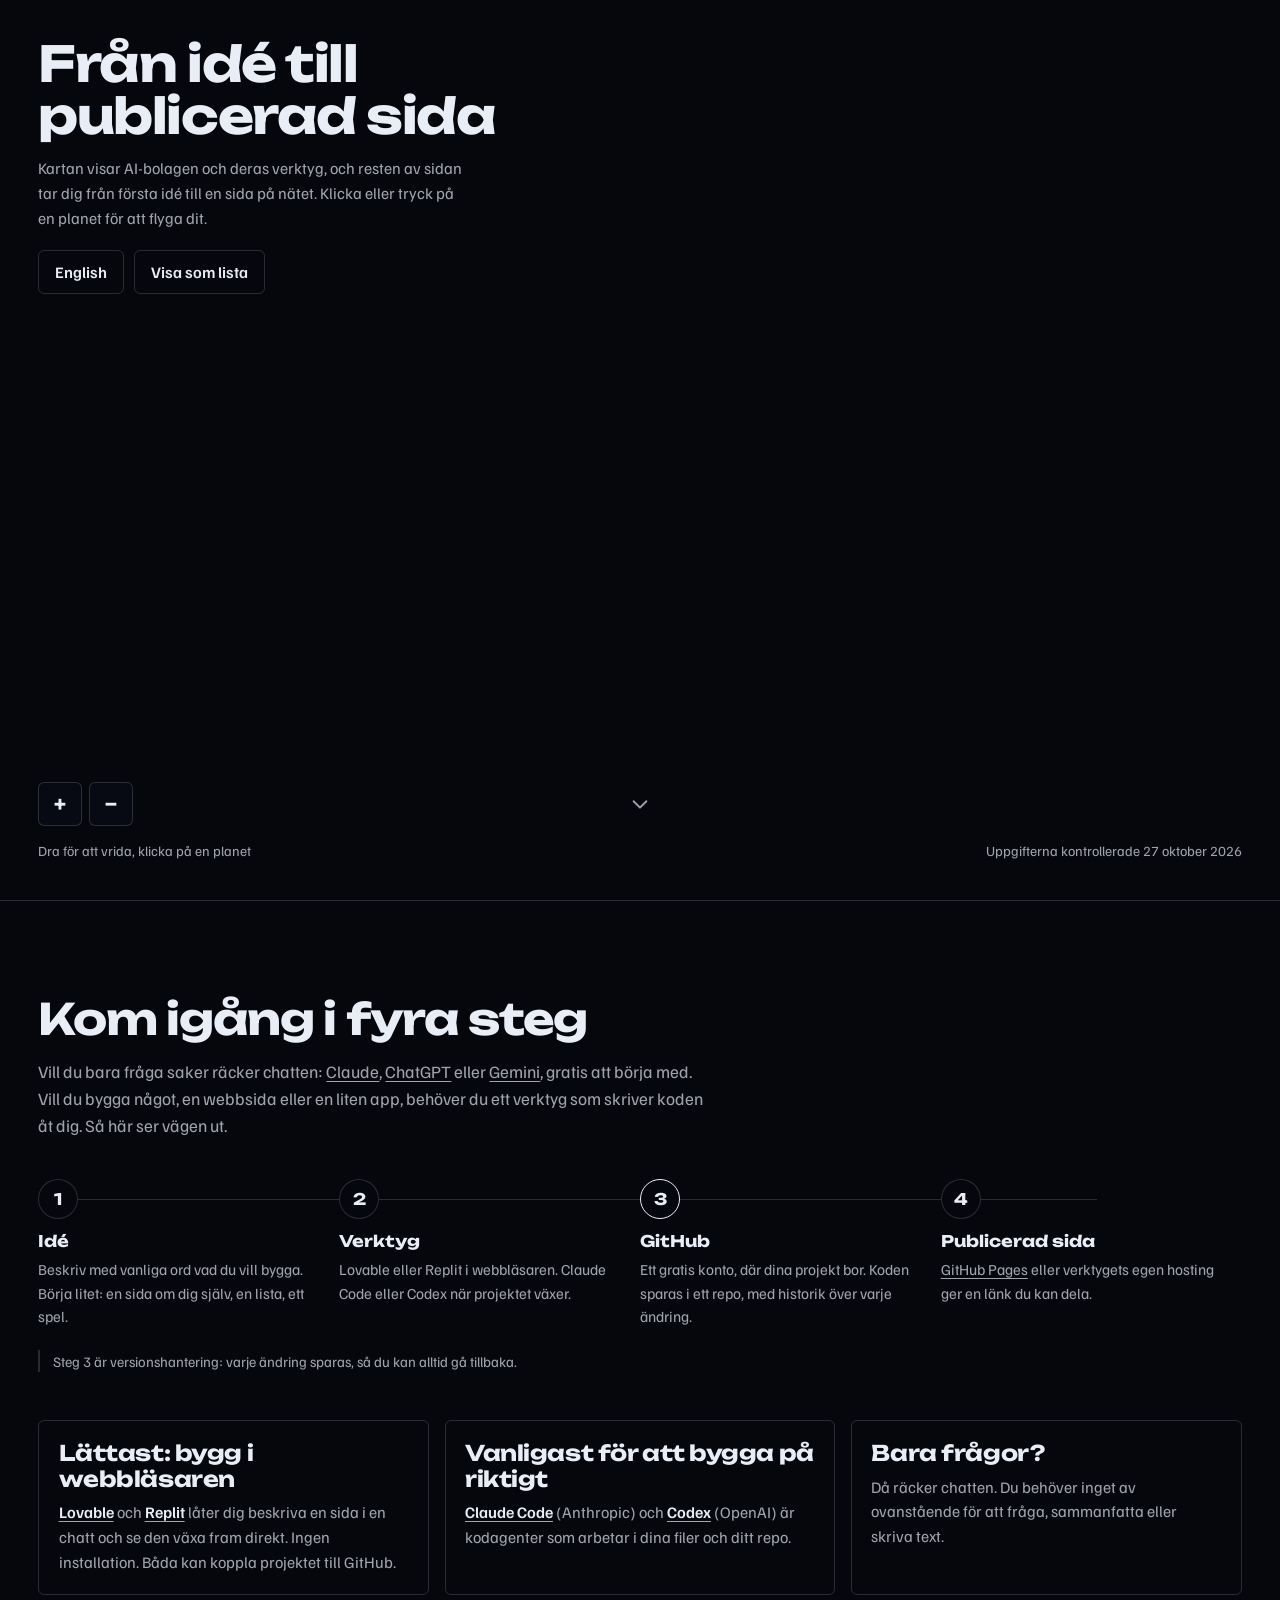
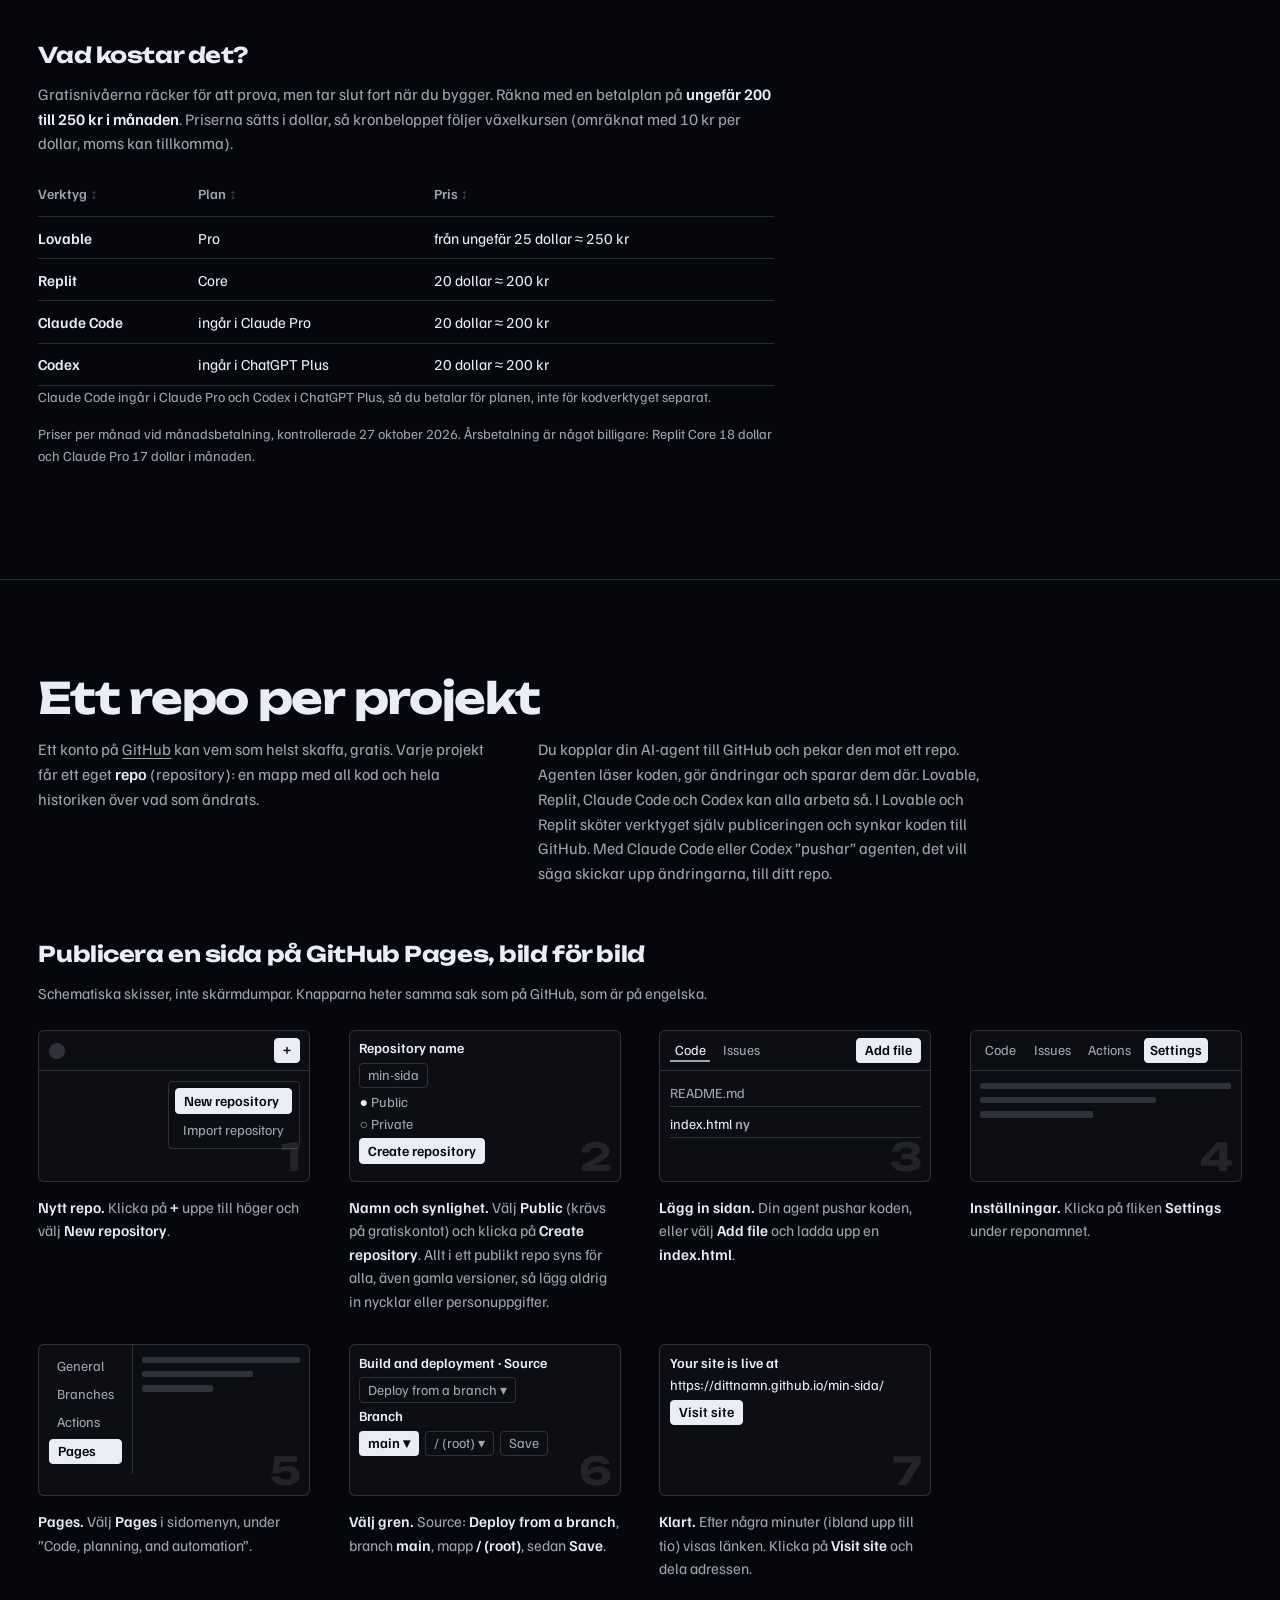
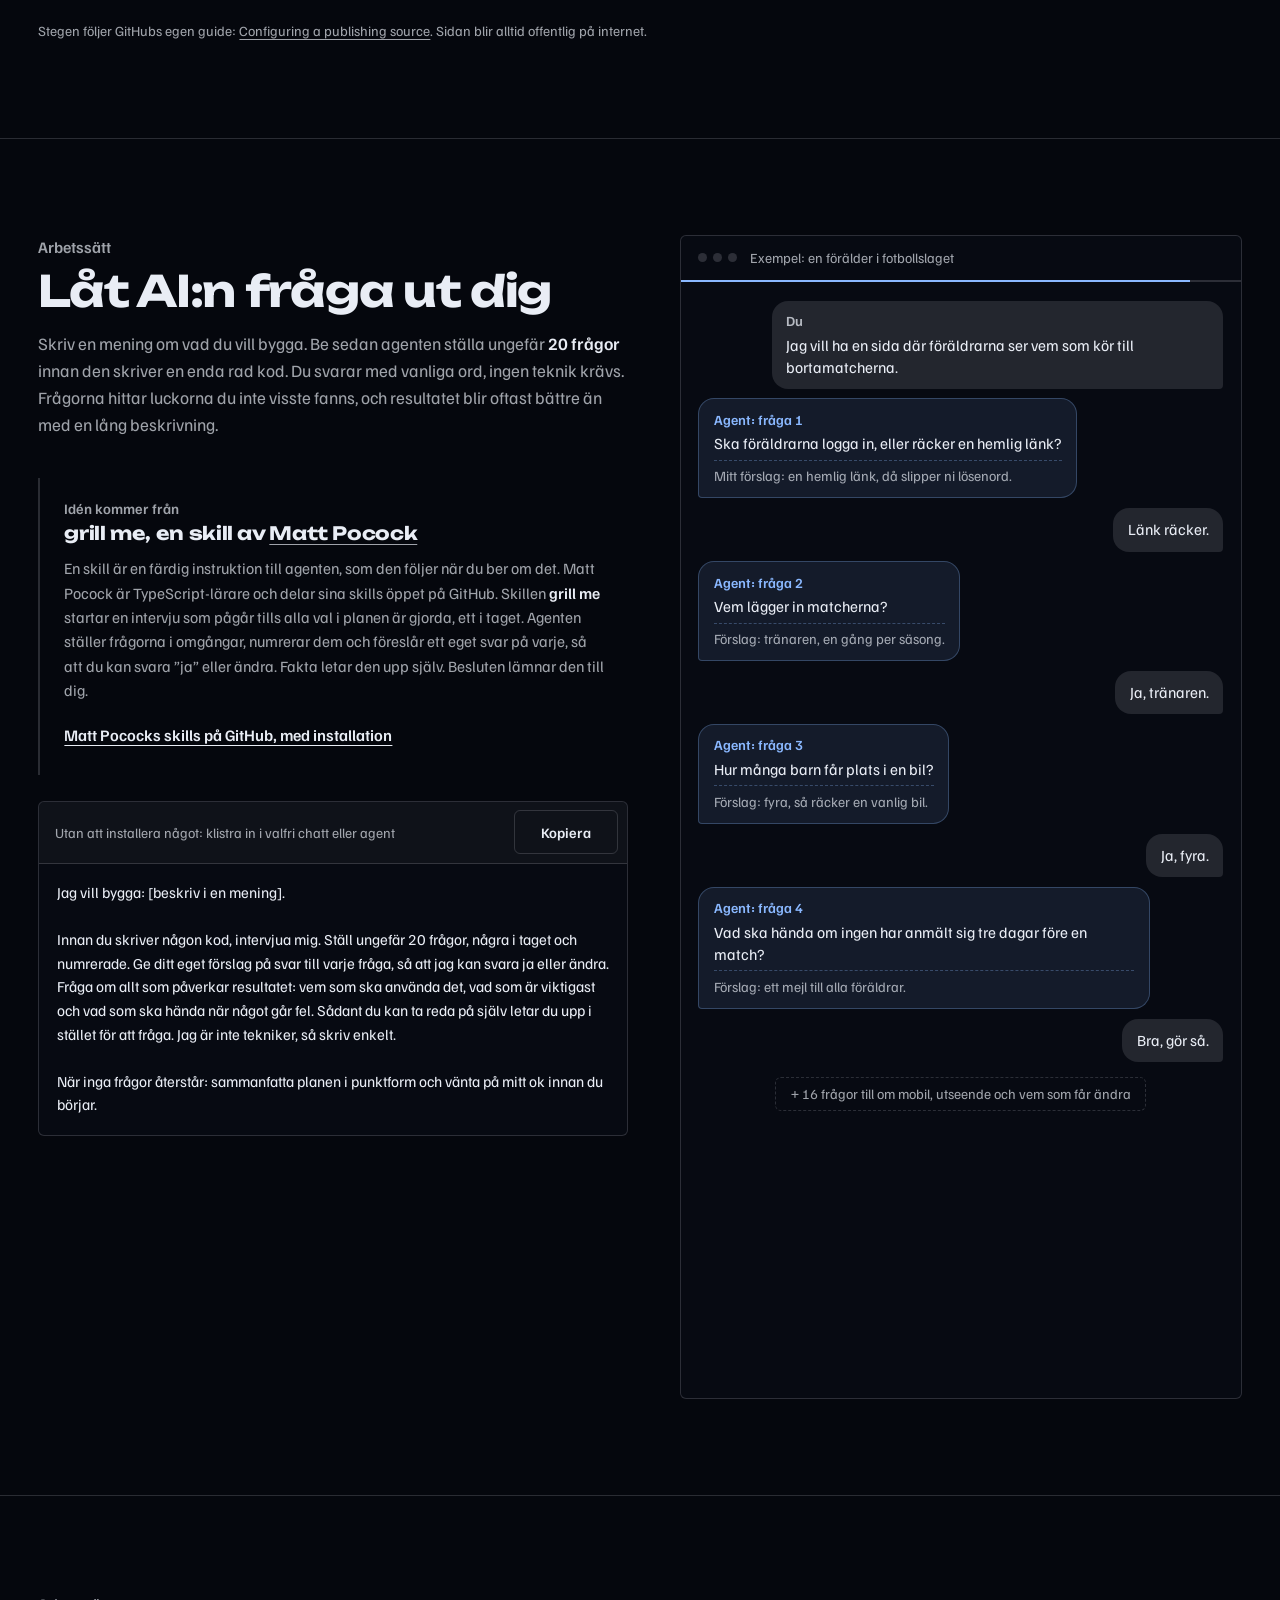
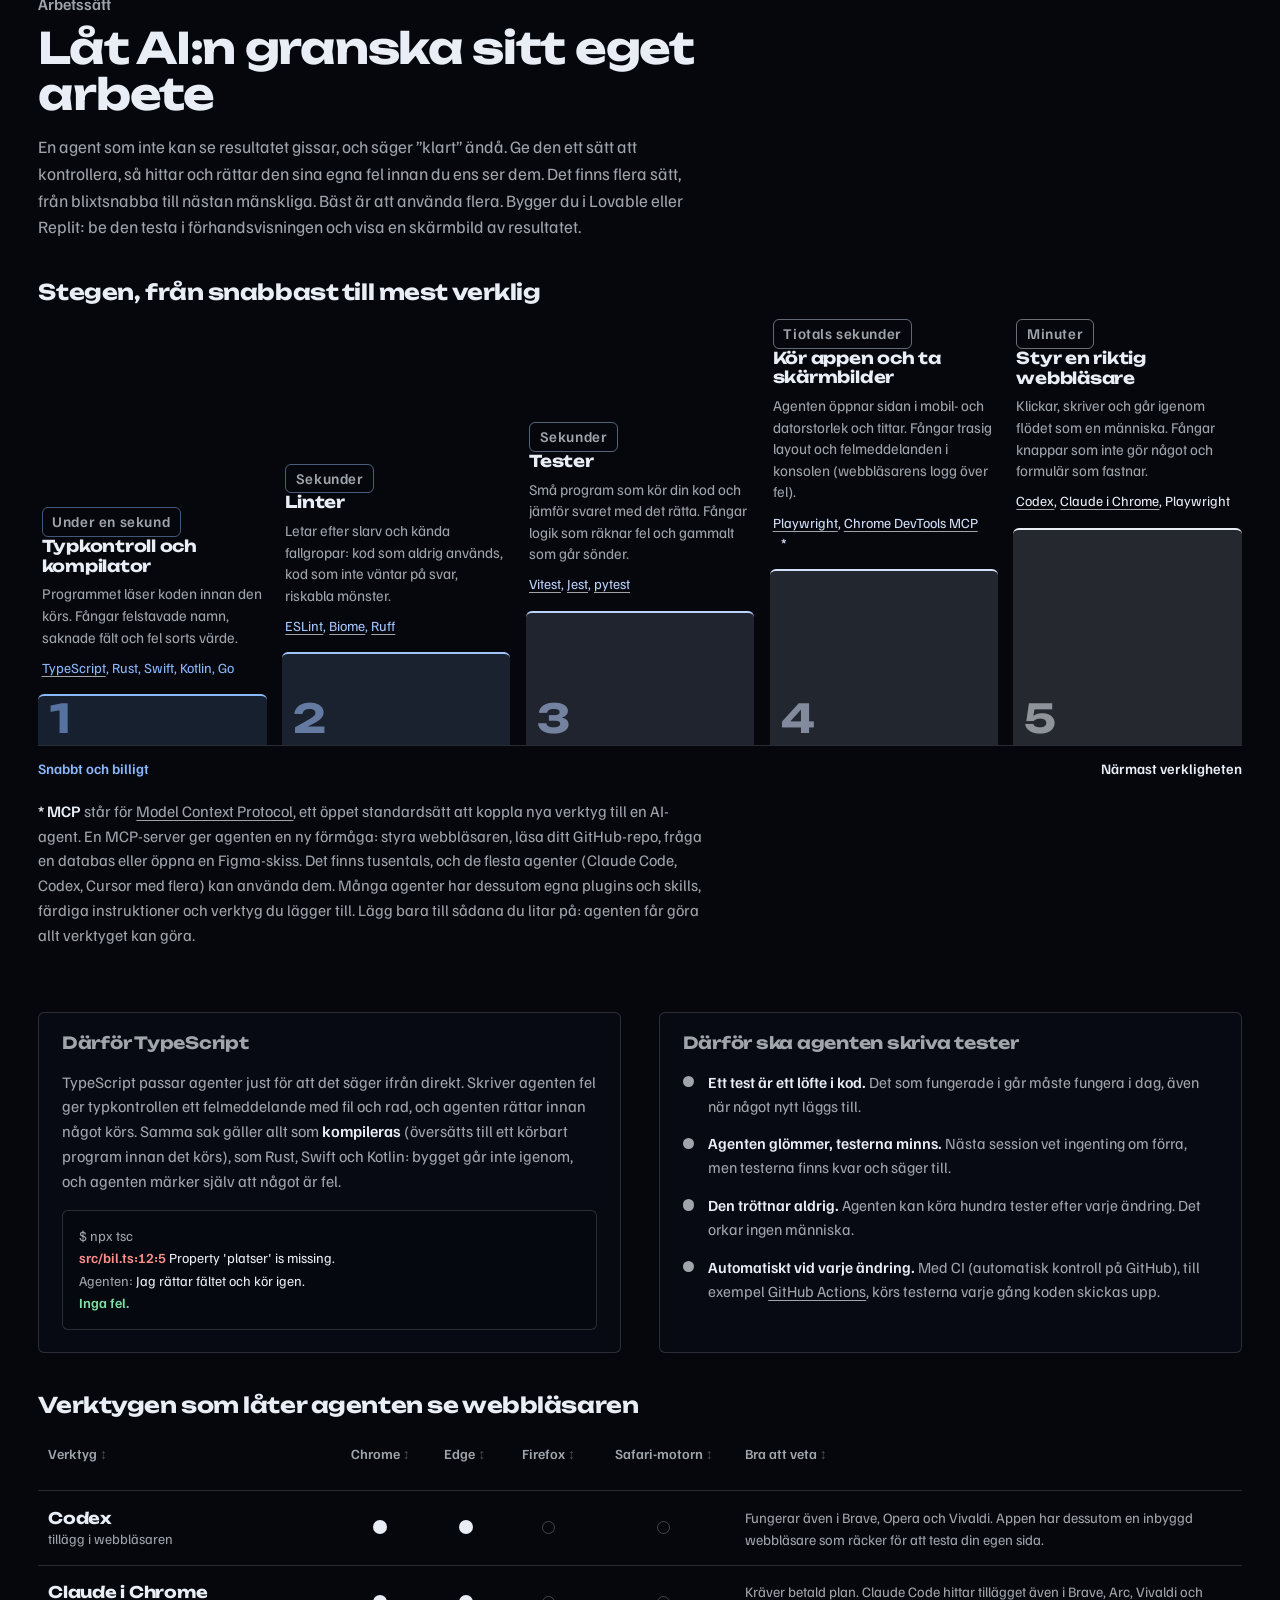
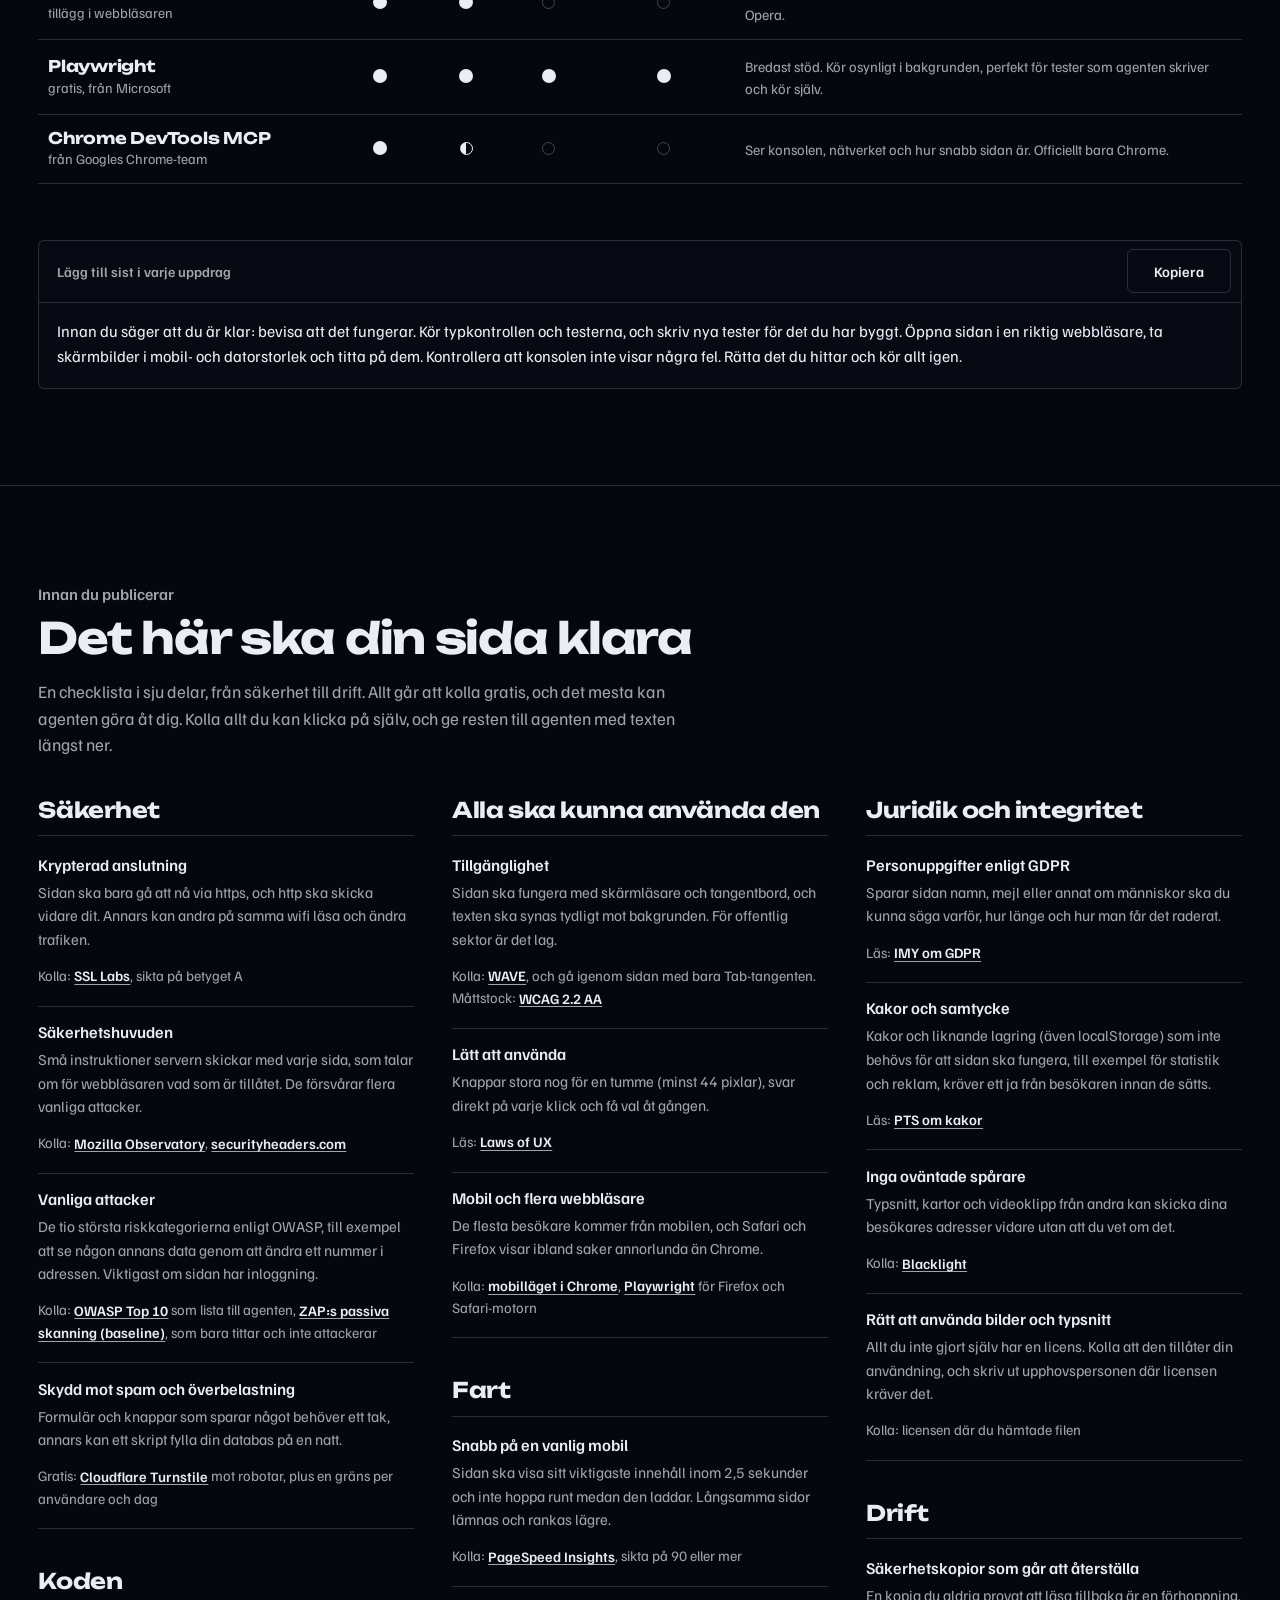
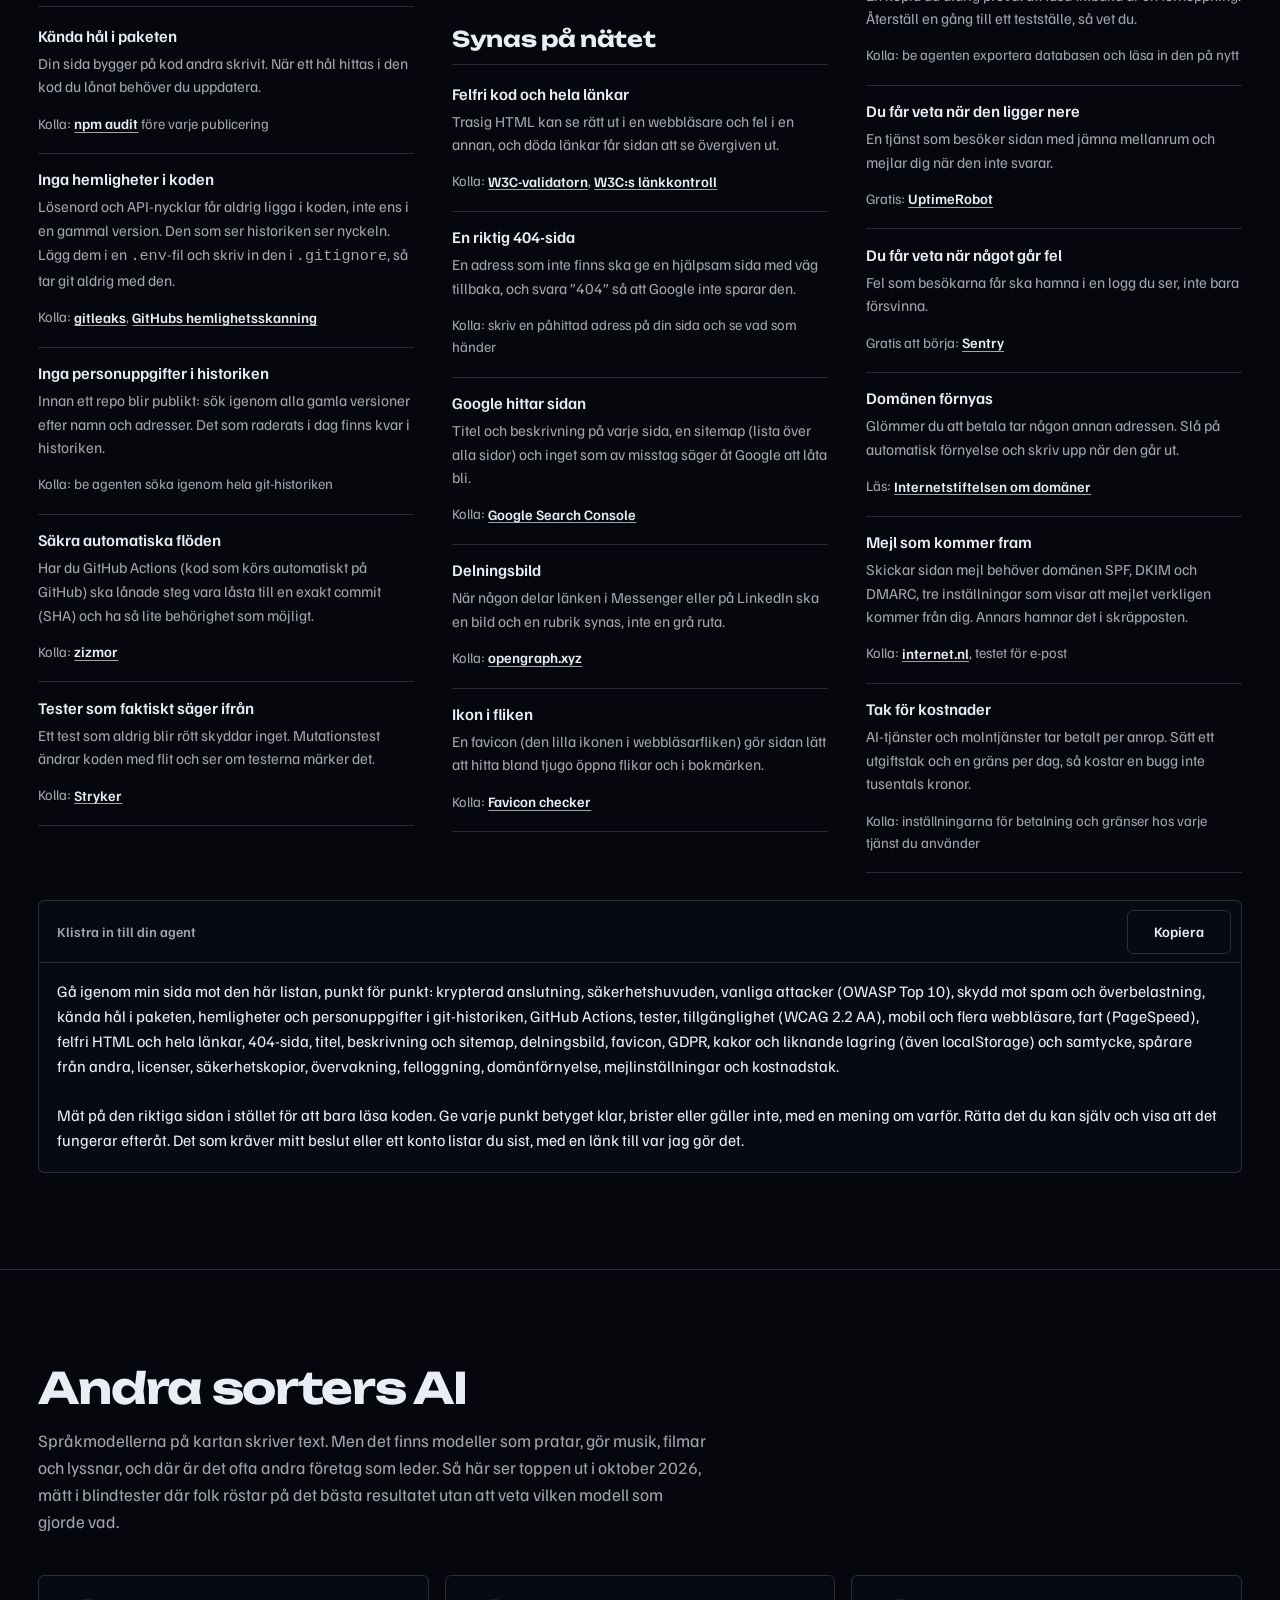
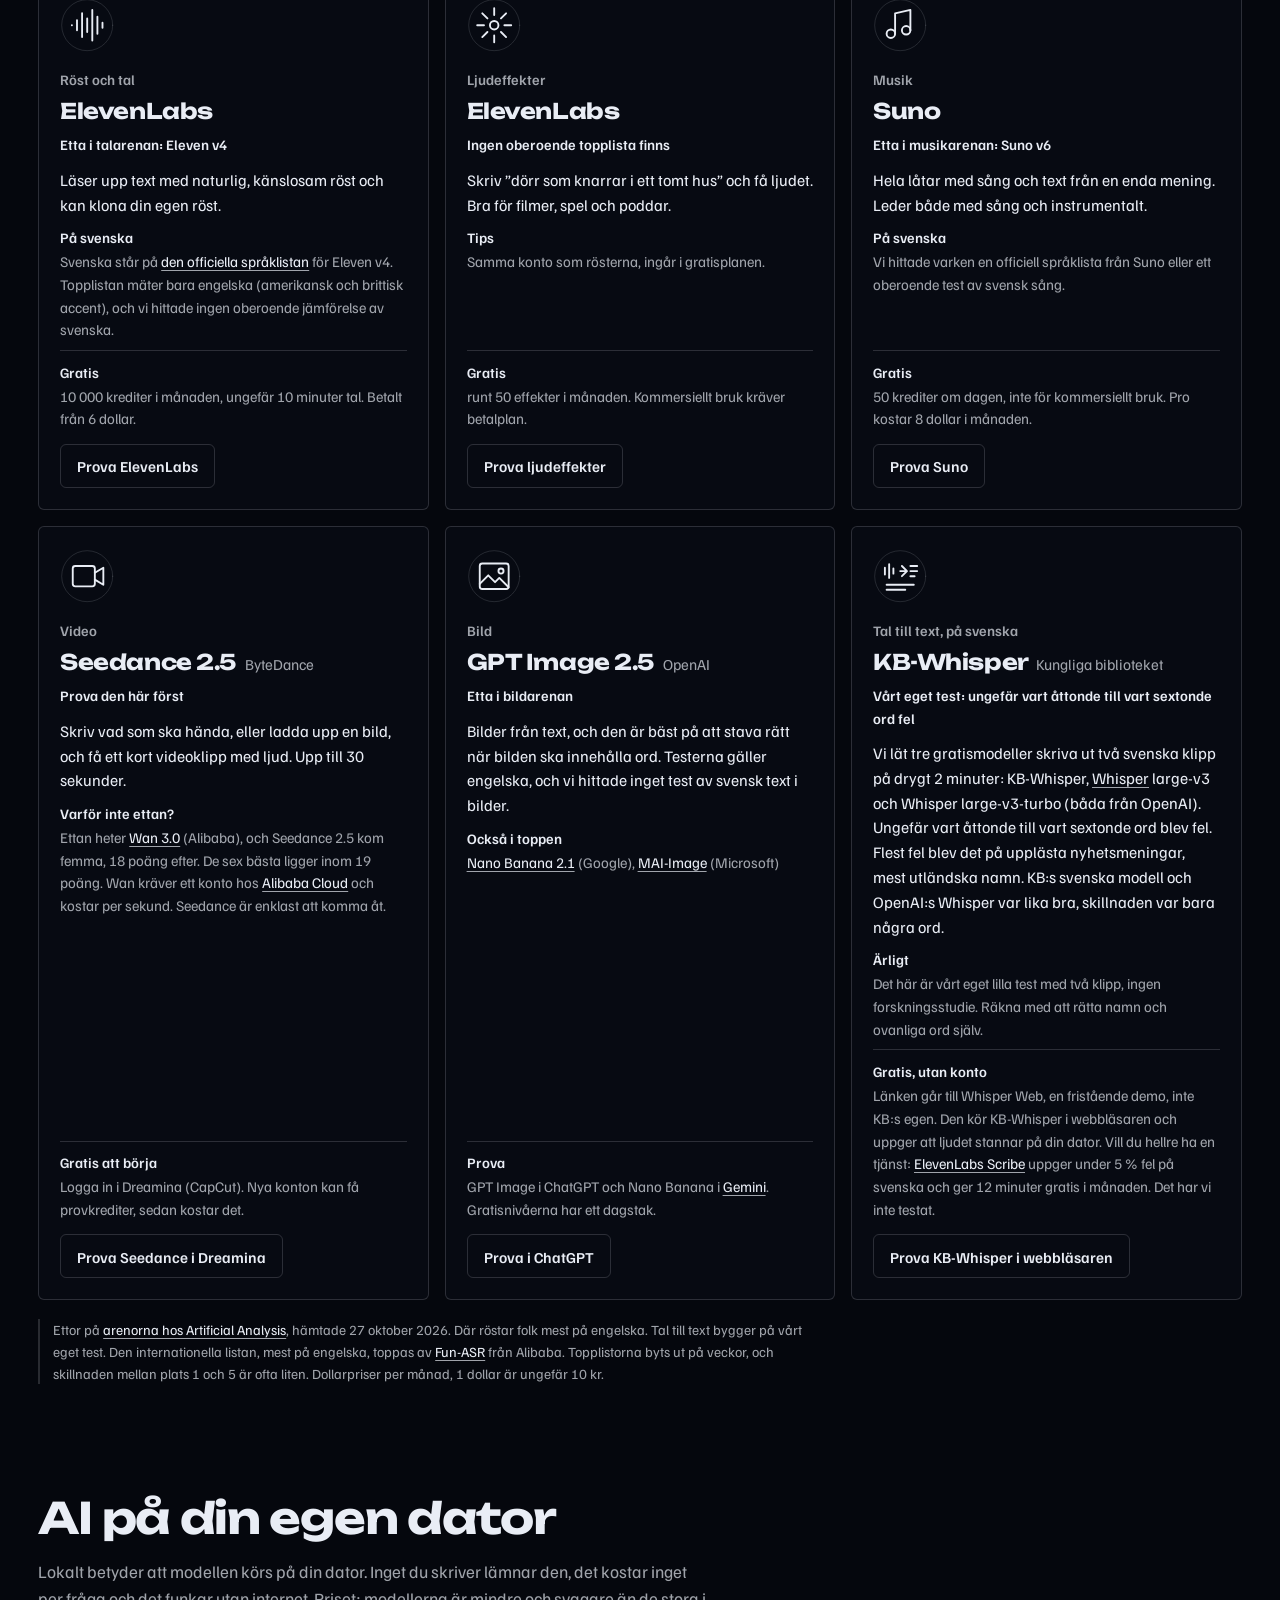
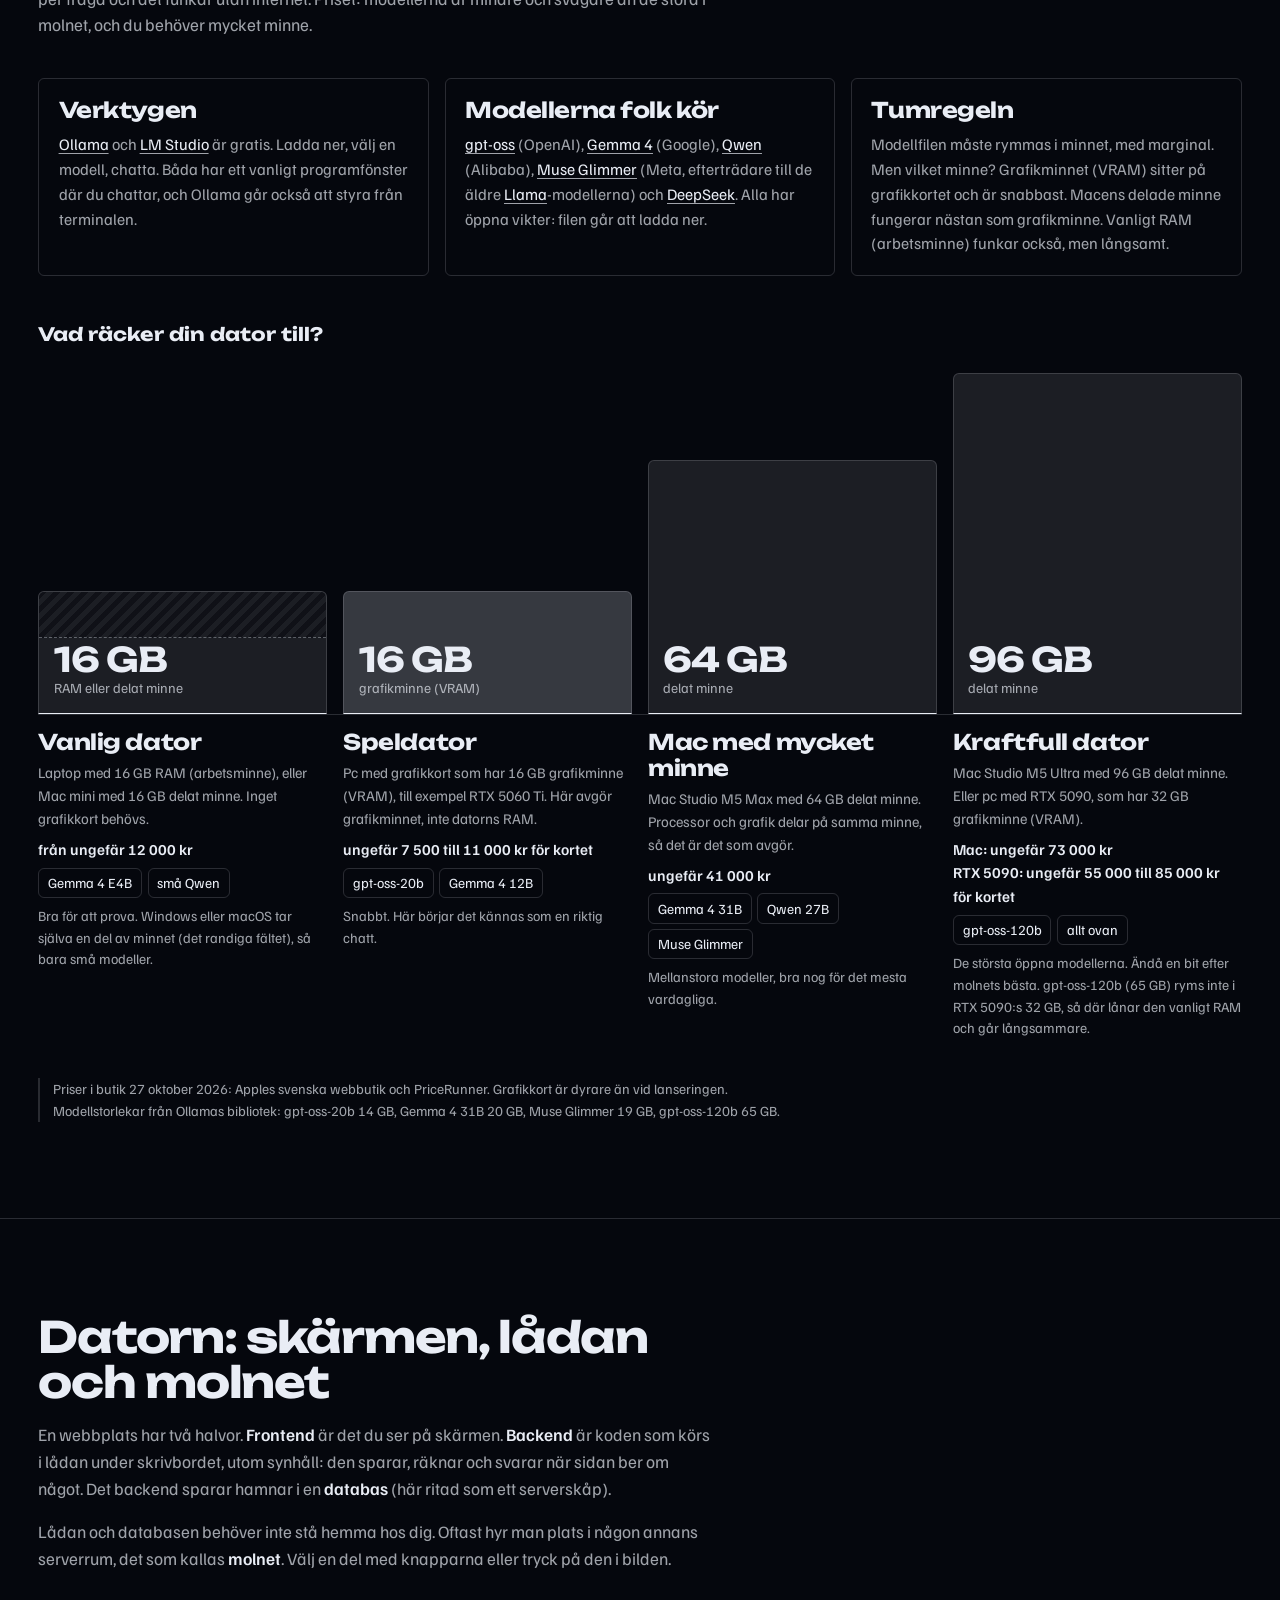
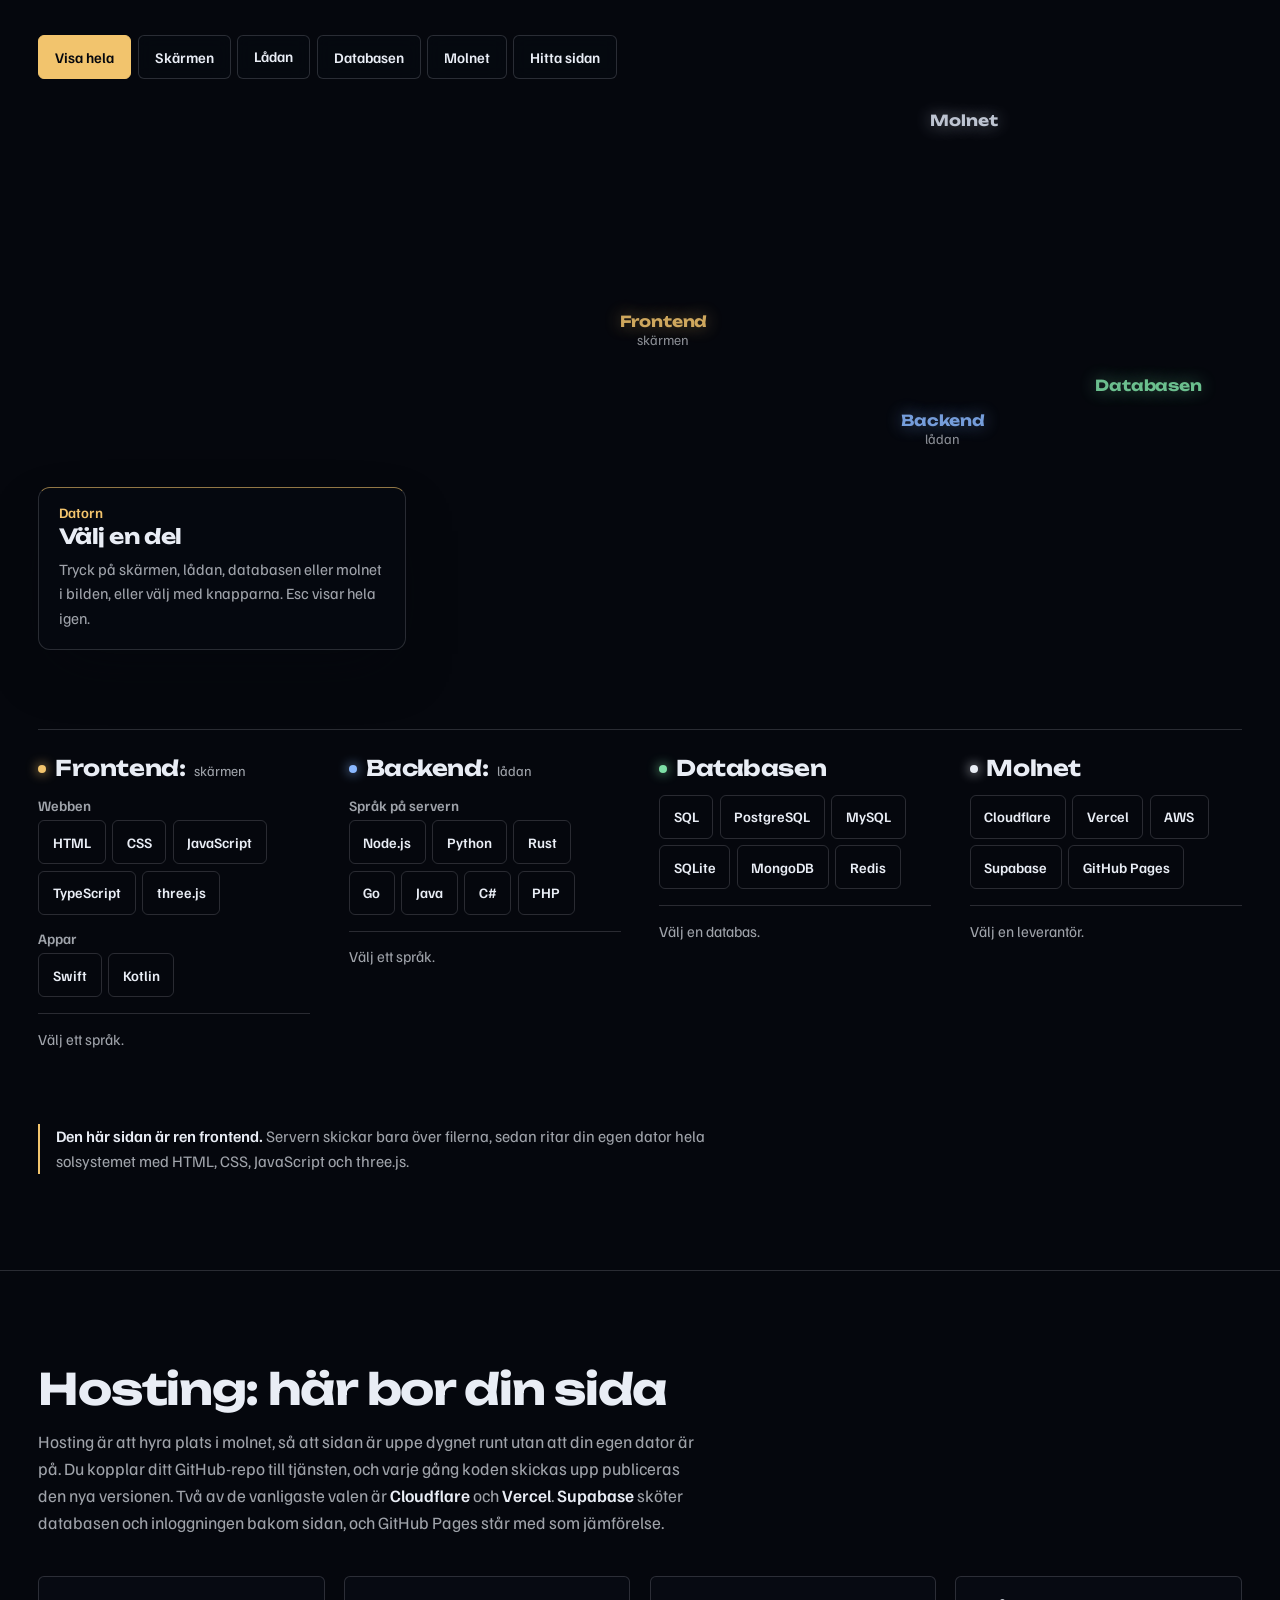
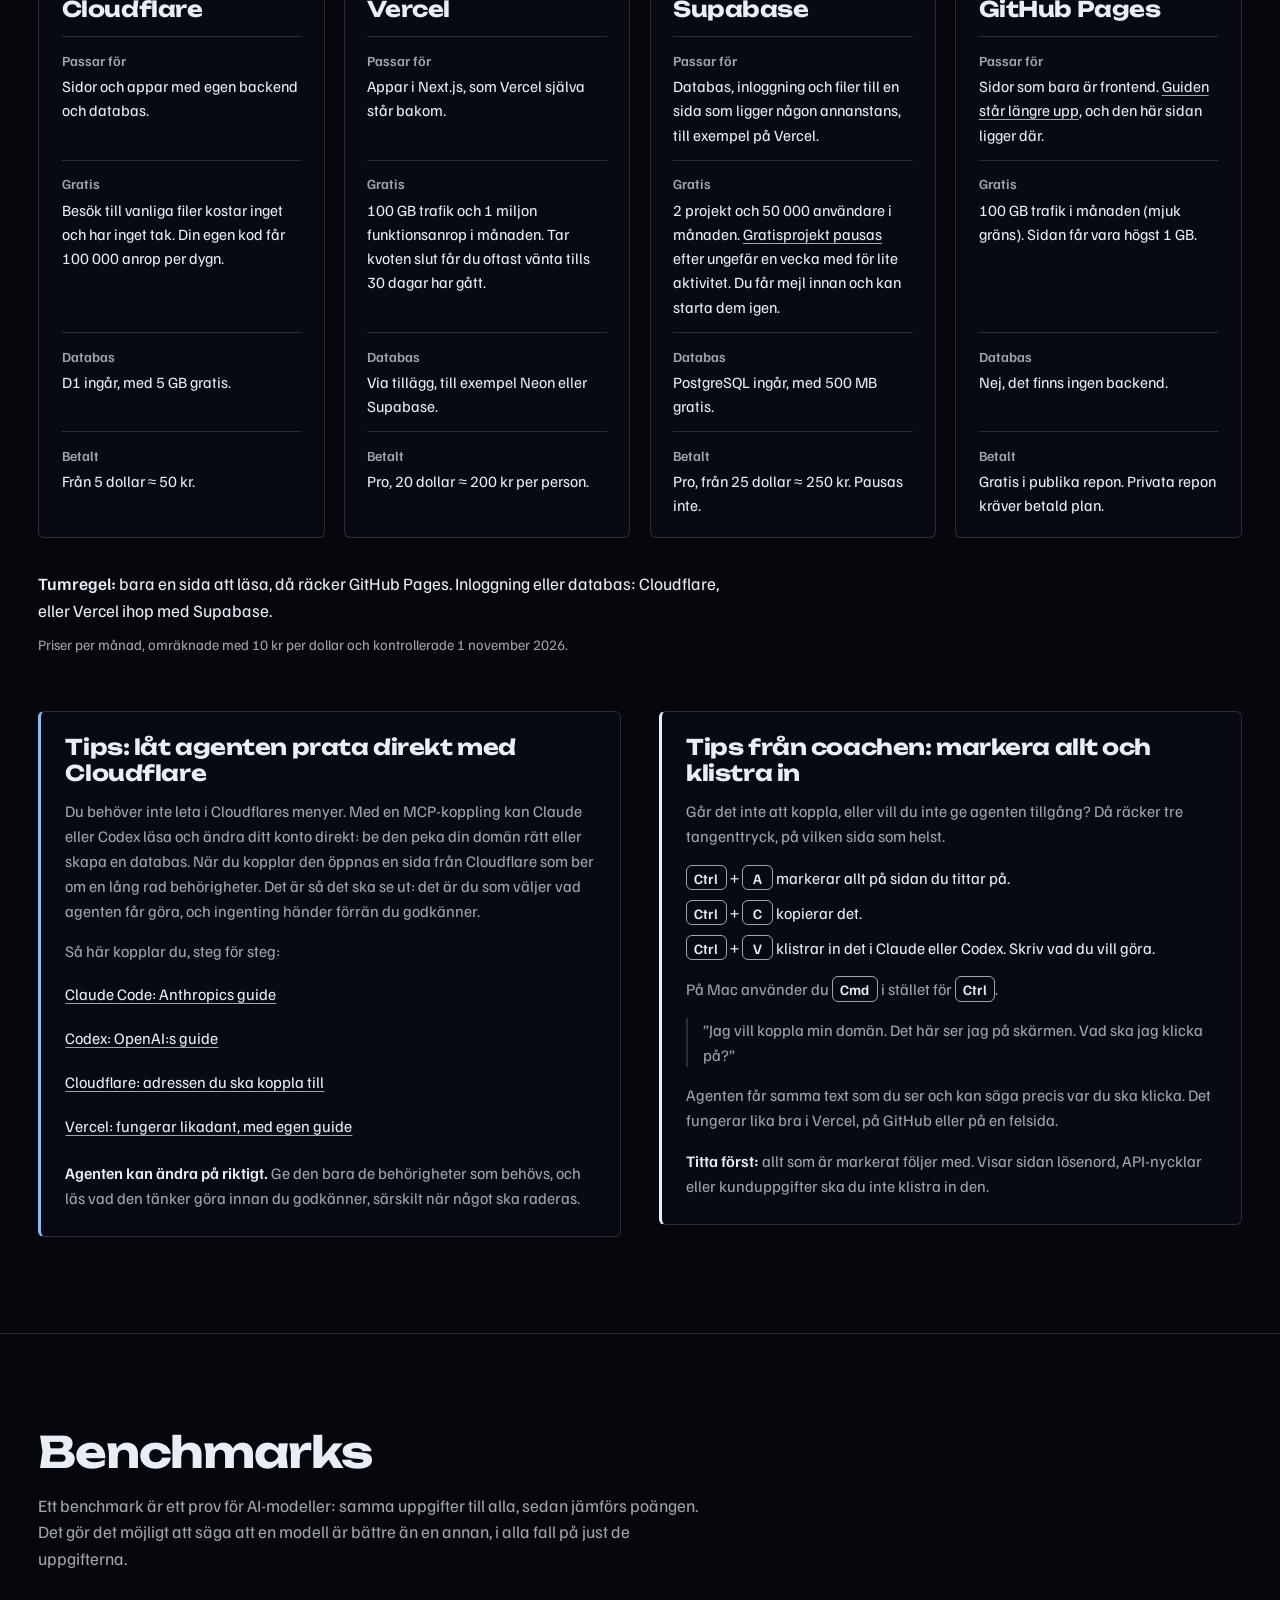
<file: index.html>
<!doctype html>
<html lang="sv">
<head>
<meta charset="utf-8">
<meta name="viewport" content="width=device-width, initial-scale=1">
<meta http-equiv="Content-Security-Policy" content="default-src 'self'; script-src 'self' 'sha256-Q4IqP/NZKxuzJTOVzwxce0uEGqX5ld3VDTQSCjpF3WE=' https://static.cloudflareinsights.com; style-src 'self' 'unsafe-inline'; img-src 'self' data:; font-src 'self'; connect-src 'self' https://cloudflareinsights.com; object-src 'none'; base-uri 'self'; form-action 'none'">
<title>Från idé till publicerad sida | AI-bolagen på en karta</title>
<meta name="description" content="Först en karta över AI-bolagen, deras modeller och verktyg. Sedan vägen från idé till en publicerad sida: verktyg, GitHub, kontroller och var du lär dig mer.">
<link rel="canonical" href="https://buildapp.se/ai/">
<link rel="icon" type="image/svg+xml" href="favicon.svg">
<link rel="icon" type="image/png" sizes="32x32" href="icon-32.png">
<link rel="apple-touch-icon" href="apple-touch-icon.png">
<meta property="og:type" content="website">
<meta property="og:site_name" content="buildapp.se">
<meta property="og:locale" content="sv_SE">
<meta property="og:url" content="https://buildapp.se/ai/">
<meta property="og:title" content="Från idé till publicerad sida">
<meta property="og:description" content="En karta över AI-bolagen, och sedan vägen från idé till en publicerad sida, steg för steg.">
<meta property="og:image" content="https://buildapp.se/ai/og.png">
<meta property="og:image:width" content="1200">
<meta property="og:image:height" content="630">
<meta property="og:image:type" content="image/png">
<meta property="og:image:alt" content="Från idé till publicerad sida, buildapp.se/ai, med planeter i en bana.">
<meta name="twitter:card" content="summary_large_image">
<meta name="twitter:title" content="Från idé till publicerad sida">
<meta name="twitter:description" content="En karta över AI-bolagen, och sedan vägen från idé till en publicerad sida, steg för steg.">
<meta name="twitter:image" content="https://buildapp.se/ai/og.png">
<script type="application/ld+json">{"@context":"https://schema.org","@type":"WebPage","name":"Från idé till publicerad sida","description":"Först en karta över AI-bolagen, deras modeller och verktyg. Sedan vägen från idé till en publicerad sida: verktyg, GitHub, kontroller och var du lär dig mer.","url":"https://buildapp.se/ai/","inLanguage":"sv","image":"https://buildapp.se/ai/og.png","dateModified":"2026-11-24","isPartOf":{"@type":"WebSite","name":"buildapp.se","url":"https://buildapp.se/"}}</script>
<style>
@font-face { font-family: "Unbounded"; src: url(fonts/unbounded-latin-400-normal.woff2) format("woff2"); font-weight: 400; font-display: swap; }
@font-face { font-family: "Unbounded"; src: url(fonts/unbounded-latin-700-normal.woff2) format("woff2"); font-weight: 700; font-display: swap; }
@font-face { font-family: "Familjen Grotesk"; src: url(fonts/familjen-grotesk-latin-400-normal.woff2) format("woff2"); font-weight: 400; font-display: swap; }
@font-face { font-family: "Familjen Grotesk"; src: url(fonts/familjen-grotesk-latin-600-normal.woff2) format("woff2"); font-weight: 600; font-display: swap; }

/* Tokens: see DESIGN.md. --planet is set per lab from the scene. */
:root {
  --space: #05070d;
  --text: #e9edf5;
  --muted: rgb(233 237 245 / 0.68);
  --line: rgb(233 237 245 / 0.16);
  --star: #f2c46d;
  --sheet: rgb(7 10 18);
  --planet: var(--muted); /* until the scene sets a lab colour: links and list markers stay neutral */
  --display: "Unbounded", sans-serif;
  --body: "Familjen Grotesk", sans-serif;
  --radius: 6px;
  --ease: cubic-bezier(0.76, 0, 0.24, 1);
  --gutter: clamp(16px, 3vw, 40px);
  /* One container for the list and every section; the hero text and map foot share its left edge. */
  --wrap: 80rem;
  --edge: max(var(--gutter), calc((100% - var(--wrap)) / 2 + var(--gutter)));
  --sec-pad: clamp(3rem, 8vw, 6rem);
  /* Signal colours, sections only (DESIGN.md): the machine side, pass, fail. */
  --cool: #8ab8ff;
  --ok: #7ee0a6;
  --fail: #ff8f8f;
  /* Benchmarks company colours: the planet colours (src/main.js LOOKS), lifted where the dark ground needs it (DESIGN.md). */
  --bm-anthropic: #d97757; --bm-openai: #f4f4f2; --bm-google: #08b962; --bm-meta: #0082fb; --bm-xai: #9a9a9a;
  --bm-mistral: #ff8205; --bm-deepseek: #4d6bfe; --bm-qwen: #a59ffb; --bm-moonshot: #e8e8e6;
  color-scheme: dark;
}
* { box-sizing: border-box; }
html { background: var(--space); }
body { margin: 0; background: var(--space); color: var(--text); font: 400 1rem/1.55 var(--body); overflow-wrap: break-word; }
a { color: inherit; text-decoration-color: var(--planet); text-underline-offset: 0.2em; }
:focus-visible { outline: 2px solid var(--star); outline-offset: 3px; border-radius: var(--radius); }
button { font: inherit; color: inherit; cursor: pointer; }
.btn { min-height: 44px; padding: 0.55rem 1rem; background: transparent; border: 1px solid var(--line); border-radius: var(--radius); font-weight: 600; transition: border-color 160ms var(--ease); }
@media (hover: hover) { .btn:hover { border-color: var(--text); } }

/* ---------- intro ---------- */
.intro { padding: var(--gutter); max-width: 38rem; margin-left: calc(var(--edge) - var(--gutter)); }
h1 { font: 700 clamp(min(1.7rem, 8.6vw), 1rem + 2.6vw, 3.3rem)/1.05 var(--display); letter-spacing: -0.03em; margin: 0 0 0.9rem; }
.intro .lede { margin: 0 0 1.2rem; color: var(--muted); max-width: 27rem; }
.controls { display: flex; flex-wrap: wrap; gap: 0.6rem; }
.has-3d .intro { position: absolute; top: 0; left: 0; z-index: 3; pointer-events: none; }
.has-3d .intro .controls { pointer-events: auto; }
.intro .controls { display: none; }
.has-3d .intro .controls { display: flex; }
.is-focused .intro { opacity: 0; transition: opacity 400ms var(--ease); }
/* once the visitor starts exploring, the heading shrinks into the corner and the lede steps back */
.has-3d h1 { transition: font-size 600ms var(--ease); }
.is-exploring:not(.is-narrow) h1 { font-size: 1.35rem; }
.has-3d .intro .lede { max-height: 12rem; overflow: hidden; transition: max-height 600ms var(--ease), opacity 600ms var(--ease), margin 600ms var(--ease); }
.is-exploring:not(.is-narrow) .intro .lede { opacity: 0; max-height: 0; margin: 0; }
/* a focused planet owns the screen: the intro goes completely, and its faded buttons can't catch taps */
.has-3d.is-focused .intro { opacity: 0; visibility: hidden; transition: opacity 400ms var(--ease), visibility 0s 400ms; }
/* no WebGL: the intro and the list are the page, no map-sized gap between them */
.no-webgl .intro .controls { display: flex; }
.no-webgl .list { padding-top: 1rem; }
.no-webgl #toggle-list { display: none; } /* the list is already the page */

/* ---------- the map ---------- */
#space { display: none; }
.has-3d #space { display: block; position: relative; height: 100svh; min-height: 560px; overflow: hidden; }
#space canvas { position: absolute; inset: 0; width: 100%; height: 100%; display: block; }
.labels { position: absolute; inset: 0; pointer-events: none; z-index: 2; }
.p-name-wrap { pointer-events: none; }
.p-name-wrap.is-far, .p-models.is-far { filter: brightness(0.62); } /* farther half of the ring: background */
.p-name-wrap, .p-models { transition: filter 400ms var(--ease); }
.p-name {
  pointer-events: auto; min-height: 44px; padding: 0.5rem 0.75rem; background: none; border: 0;
  font: 700 clamp(0.875rem, 0.75rem + 0.35vw, 1.1rem)/1 var(--display); letter-spacing: -0.01em;
  text-shadow: 0 1px 12px var(--space);
  transition: opacity 400ms var(--ease);
}
.p-name::after { content: ""; display: block; height: 2px; margin-top: 0.4rem; background: var(--planet); transform: scaleX(0.25); transition: transform 200ms var(--ease); }
.p-name.is-lit::after { transform: scaleX(1); }
.p-models { list-style: none; margin: 0; padding: 0.3rem 0.55rem; border-radius: var(--radius); background: rgb(5 7 13 / 0.94); text-align: center; font-size: 0.8rem; line-height: 1.4; color: var(--muted); text-shadow: 0 1px 10px var(--space); transition: opacity 400ms var(--ease), filter 400ms var(--ease); }
.p-models li:first-child { color: var(--text); font-weight: 600; }
.p-models { overflow: hidden; } /* layoutLabels() trims a crowded card from the bottom */
/* a label with no free spot on screen (layoutLabels() in src/main.js): gone, but a name stays reachable by keyboard */
.labels .p-name.is-hidden, .labels .p-models.is-hidden { opacity: 0; pointer-events: none; transition: none; } /* out at once, back with a fade */
.labels .p-name.is-hidden:focus-visible { opacity: 1; }
.moon-label { font-size: 0.78rem; padding: 0.15rem 0.45rem; border-radius: var(--radius); background: rgb(5 7 13 / 0.7); white-space: nowrap; opacity: 0; transition: opacity 200ms var(--ease); }
.moon-label.is-on { opacity: 1; }
.is-focused .p-name:not(.is-lit) { opacity: 0.3; }
.is-focused .p-name.is-lit { opacity: 0; } /* the panel heading names it */
.is-focused .p-models, .is-narrow .p-models { opacity: 0; }
.foot { position: absolute; z-index: 3; bottom: var(--gutter); left: var(--edge); right: var(--edge); display: flex; align-items: flex-end; justify-content: space-between; gap: 1rem; font-size: 0.875rem; color: var(--muted); pointer-events: none; }
.foot > span:first-child { white-space: nowrap; } /* the hint stays one line under the zoom buttons; the date wraps instead */
.foot > span:last-child { text-align: right; }
.is-focused .foot { opacity: 0; }
/* scroll cue: a quiet chevron under the map, bobs three times then rests */
.cue { position: absolute; z-index: 3; left: 50%; bottom: calc(var(--gutter) + 2.2rem); translate: -50% 0; display: grid; place-items: center; width: 44px; height: 44px; border-radius: var(--radius); color: var(--muted); animation: cue-bob 2.4s var(--ease) 1.5s 3; }
.cue:hover { color: var(--text); }
.is-focused .cue { opacity: 0; pointer-events: none; }
@keyframes cue-bob { 50% { transform: translateY(6px); } }
@media (prefers-reduced-motion: no-preference) { html { scroll-behavior: smooth; } } /* the cue and every #anchor glide instead of jumping */
.zoom { position: absolute; z-index: 5; left: var(--edge); bottom: calc(var(--gutter) + 2.2rem); display: flex; gap: 0.4rem; }
.zoom .btn { min-width: 44px; padding: 0.4rem; font: 700 1.2rem/1 var(--display); background: var(--sheet); }
.is-narrow.is-focused .zoom { bottom: calc(56svh + 0.6rem); } /* phones: just above the sheet, clear of the heading */

/* ---------- the panel ---------- */
.panel.is-leaving::after { content: attr(data-leave); position: sticky; bottom: 0; display: block; margin: 1rem calc(var(--gutter) * -1) calc(var(--gutter) * -1); padding: 0.8rem var(--gutter); background: var(--text); color: var(--space); font-weight: 600; text-align: center; }
.panel {
  position: absolute; z-index: 4; top: 0; right: 0; bottom: 0; width: min(31rem, 44vw);
  overflow-y: auto; padding: var(--gutter); background: var(--sheet); border-left: 1px solid var(--line);
  transition: transform 600ms var(--ease), opacity 600ms var(--ease);
}
@starting-style { .panel { transform: translateX(2rem); opacity: 0; } }
.panel[hidden] { display: none; }
.is-narrow .panel { top: auto; left: 0; width: auto; max-height: 56svh; border-left: 0; border-top: 1px solid var(--line); }
.panel h2 { font: 700 clamp(1.6rem, 1.2rem + 1.4vw, 2.5rem)/1.05 var(--display); letter-spacing: -0.03em; margin: 1.2rem 0 1rem; outline: none; }
.panel h2::before { content: ""; display: inline-block; width: 0.55em; height: 0.55em; margin-right: 0.35em; border-radius: 50%; background: var(--planet); vertical-align: 0.08em; }
.panel h3, .company h3 { font: 600 1rem/1.3 var(--body); margin: 1.6rem 0 0.5rem; color: var(--muted); }
.panel-top, .panel-nav { display: flex; gap: 0.6rem; flex-wrap: wrap; }
.panel-nav { margin-top: 2rem; }
.facts { display: flex; flex-wrap: wrap; gap: 0.4rem 1.6rem; margin: 0 0 1rem; } /* wraps under ~300 px (200 % zoom on a phone) */
.facts dt { font-size: 0.875rem; color: var(--muted); }
.facts dd { margin: 0; font-weight: 600; }
.blurb { margin: 0; max-width: 34rem; }
.models { margin: 0; padding-left: 1.4rem; }
.models li { margin: 0.3rem 0; }
.models li::marker { color: var(--planet); font-weight: 600; }
.m-name { font-weight: 600; }
.m-note, .tools span { color: var(--muted); }
.tools { list-style: none; margin: 0; padding: 0; }
.tools li { margin: 0.45rem 0; }
.tools a { font-weight: 600; text-decoration-thickness: 2px; }

/* ---------- the list (no JavaScript, or by choice) ---------- */
.list, .sec { max-width: var(--wrap); margin: 0 auto; padding: var(--sec-pad) var(--gutter); }
/* with the map, the list starts folded (hidden, src/main.js) and "Visa som lista" opens it; without WebGL or JS it is the page */
.list-body { display: grid; grid-template-columns: repeat(auto-fill, minmax(min(100%, 22rem), 1fr)); gap: 3rem var(--gutter); }
.company h2 { font: 700 1.5rem/1.1 var(--display); letter-spacing: -0.02em; margin: 0 0 0.8rem; }

/* ---------- sections below the list: one heading scale, one lede, one rhythm ---------- */
.sec { border-top: 1px solid var(--line); }
/* footer: the buildapp.se family line (home, e-mail, privacy), outside the build-filled sections. Gaps, no separators. */
.site-foot { max-width: var(--wrap); margin: 0 auto; padding: 1.5rem var(--gutter) 3rem; border-top: 1px solid var(--line); color: var(--muted); display: flex; flex-wrap: wrap; align-items: center; column-gap: 1.5rem; }
#footer-email:empty { display: none; } /* no JS: no address, and no empty gap */
.site-foot a { display: inline-flex; align-items: center; min-height: 44px; }
.site-foot a:hover { color: var(--text); }
.sec h2 { font: 700 clamp(1.6rem, 1.1rem + 2vw, 2.8rem)/1.05 var(--display); letter-spacing: -0.03em; margin: 0 0 1rem; }
.sec h3 { font: 700 clamp(1.05rem, 0.95rem + 0.5vw, 1.35rem)/1.2 var(--display); letter-spacing: -0.02em; margin: 2.5rem 0 0.8rem; }
.sec .lede { color: var(--muted); font-size: 1.08rem; max-width: 42rem; margin: 0 0 2.5rem; }
.sec .lede:has(+ .lede) { margin-bottom: 1rem; }
.sec .lede strong, .sec .lede b { color: var(--text); font-weight: 600; }
.eyebrow { margin: 0 0 0.6rem; color: var(--muted); font-weight: 600; }

@media (prefers-reduced-motion: reduce) {
  *, *::before, *::after { transition: none !important; }
  .cue { animation: none; }
}
</style>
<script src="three.js?v=b5ab565a" defer></script>
</head>
<body>
<header class="intro">
  <h1 data-i18n="title">Från idé till publicerad sida</h1>
  <p class="lede" data-i18n="lede">Kartan visar AI-bolagen och deras verktyg, och resten av sidan tar dig från första idé till en sida på nätet. Klicka eller tryck på en planet för att flyga dit.</p>
  <div class="controls">
    <button class="btn" id="lang" type="button" lang="en">English</button>
    <button class="btn" id="toggle-list" type="button" aria-controls="list">Visa som lista</button>
  </div>
</header>

<section id="space" aria-label="Karta">
  <aside id="panel" class="panel" hidden aria-labelledby="panel-title">
    <div class="panel-top"><button class="btn" id="back" type="button" data-i18n="back">Tillbaka till kartan</button></div>
    <h2 id="panel-title" tabindex="-1"></h2>
    <div id="panel-body"></div>
    <nav class="panel-nav" aria-label="Bolag">
      <button class="btn" id="prev" type="button" data-i18n="prev">Föregående bolag</button>
      <button class="btn" id="next" type="button" data-i18n="next">Nästa bolag</button>
    </nav>
  </aside>
  <div class="zoom"><button class="btn" id="zoom-in" type="button" aria-label="Zooma in">+</button><button class="btn" id="zoom-out" type="button" aria-label="Zooma ut">&minus;</button></div>
  <div class="foot"><span data-i18n="hint">Dra för att vrida, klicka på en planet</span><span><span data-i18n="checked">Uppgifterna kontrollerade</span> <span id="checked-date">27 oktober 2026</span></span></div>
  <a class="cue" href="#start" aria-label="Scrolla ner till innehållet"><svg viewBox="0 0 24 24" width="22" height="22" aria-hidden="true"><path d="M5 9l7 7 7-7" fill="none" stroke="currentColor" stroke-width="2" stroke-linecap="round" stroke-linejoin="round"/></svg></a>
</section>

<section id="list" class="list" aria-label="Lista">
<div class="list-body" id="list-body">
<!--list:start-->
<article class="company" id="lista-anthropic">
<h2>Anthropic</h2>
<dl class="facts">
  <div><dt>Land</dt><dd>USA</dd></div>
  <div><dt>Huvudkontor</dt><dd>San Francisco</dd></div>
  <div><dt>Går att ladda ner</dt><dd>Nej</dd></div>
</dl>
<p class="blurb">Amerikanskt AI-företag som grundades 2021 och utvecklar språkmodellerna i Claude-familjen. Det är känt för sitt fokus på AI-säkerhet och för starka modeller inom programmering och agentarbete.</p>
<h3>Modeller, bäst först (efter testpoäng)</h3>
<ol class="models"><li><span class="m-name">Claude Opus 5.5</span> <span class="m-note">flaggskepp för kod och kunskapsarbete</span></li><li><span class="m-name">Claude Sonnet 5.5</span> <span class="m-note">balans mellan fart och förmåga</span></li><li><span class="m-name">Claude Fable 5.1</span> <span class="m-note">för krävande resonemang och långa agentuppdrag</span></li><li><span class="m-name">Claude Haiku 5.5</span> <span class="m-note">snabbast och billigast</span></li></ol>
<h3>Verktyg</h3>
<ul class="tools"><li><a href="https://claude.ai" rel="noopener">Claude</a> <span>Chattassistent på webben, i datorn och i mobilen</span></li><li><a href="https://claude.com/product/claude-code" rel="noopener">Claude Code</a> <span>Kodagent i terminalen, editorn och appen</span></li><li><a href="https://claude.com/product/cowork" rel="noopener">Claude Cowork</a> <span>Agent som utför kontorsuppgifter med dina filer</span></li><li><a href="https://claude.com/platform/api" rel="noopener">Claude Platform</a> <span>API för utvecklare som bygger med Claude</span></li></ul>
</article>
<article class="company" id="lista-openai">
<h2>OpenAI</h2>
<dl class="facts">
  <div><dt>Land</dt><dd>USA</dd></div>
  <div><dt>Huvudkontor</dt><dd>San Francisco</dd></div>
  <div><dt>Går att ladda ner</dt><dd>Delvis</dd></div>
</dl>
<p class="blurb">Amerikanskt AI-företag som grundades 2015 och står bakom ChatGPT. Det är mest känt för GPT-modellerna och för att ha gjort AI-chatt till en vardagssak.</p>
<h3>Modeller</h3>
<ol class="models"><li><span class="m-name">GPT-6 Astra</span> <span class="m-note">flaggskepp, gradvis utrullning</span></li><li><span class="m-name">GPT-6.1 Sol</span> <span class="m-note">nästan i nivå med Astra, lägre pris</span></li><li><span class="m-name">GPT-6.1 Terra</span> <span class="m-note">snabb, stark på bild och datoranvändning</span></li><li><span class="m-name">GPT-6 Luna</span> <span class="m-note">snabb och billig för stora volymer</span></li><li><span class="m-name">gpt-oss-120b</span> <span class="m-note">öppna vikter</span></li></ol>
<h3>Verktyg</h3>
<ul class="tools"><li><a href="https://chatgpt.com" rel="noopener">ChatGPT</a> <span>Världens mest kända AI-chatt, på webben och i appar</span></li><li><a href="https://openai.com/codex/" rel="noopener">Codex</a> <span>Kodagent i ChatGPT, terminalen och editorn</span></li><li><a href="https://developers.openai.com/api/docs" rel="noopener">OpenAI API</a> <span>API för utvecklare som bygger med GPT-modellerna</span></li></ul>
</article>
<article class="company" id="lista-google">
<h2>Google (Gemini / DeepMind)</h2>
<dl class="facts">
  <div><dt>Land</dt><dd>USA</dd></div>
  <div><dt>Huvudkontor</dt><dd>Mountain View</dd></div>
  <div><dt>Går att ladda ner</dt><dd>Delvis</dd></div>
</dl>
<p class="blurb">Googles AI-modeller tas fram av Google DeepMind, ett forskningslabb med bas i London som ägs av Alphabet. Gemini finns i en egen app och är inbyggt i Googles tjänster.</p>
<h3>Modeller</h3>
<ol class="models"><li><span class="m-name">Gemini 4 Argon</span> <span class="m-note">flaggskepp för resonemang</span></li><li><span class="m-name">Gemini 3.8 Flash</span> <span class="m-note">snabb, för agenter och kod</span></li><li><span class="m-name">Gemini 3.5 Flash-Lite</span> <span class="m-note">snabbast och billigast</span></li><li><span class="m-name">Nano Banana 2.1</span> <span class="m-note">skapar och redigerar bilder</span></li><li><span class="m-name">Gemma 4</span> <span class="m-note">öppna vikter</span></li></ol>
<h3>Verktyg</h3>
<ul class="tools"><li><a href="https://gemini.google.com" rel="noopener">Gemini</a> <span>Googles AI-assistent på webben och i mobilen</span></li><li><a href="https://antigravity.google" rel="noopener">Google Antigravity</a> <span>Plattform för att bygga mjukvara med AI-agenter</span></li><li><a href="https://aistudio.google.com" rel="noopener">Google AI Studio</a> <span>Testa Gemini-modellerna och hämta en API-nyckel</span></li><li><a href="https://notebooklm.google.com" rel="noopener">NotebookLM</a> <span>Forskningsassistent som arbetar med dina egna källor</span></li></ul>
</article>
<article class="company" id="lista-meta">
<h2>Meta</h2>
<dl class="facts">
  <div><dt>Land</dt><dd>USA</dd></div>
  <div><dt>Huvudkontor</dt><dd>Menlo Park</dd></div>
  <div><dt>Går att ladda ner</dt><dd>Delvis</dd></div>
</dl>
<p class="blurb">Amerikanskt teknikföretag bakom Facebook, Instagram och WhatsApp, där AI-labbet Meta Superintelligence Labs utvecklar Muse-modellerna. Meta blev tidigt känt för de öppna Llama-modellerna och släpper fortfarande vissa modeller med öppna vikter.</p>
<h3>Modeller</h3>
<ol class="models"><li><span class="m-name">Muse Wonder Full</span> <span class="m-note">största modellen, via Muse Codes planer från 50 dollar i månaden</span></li><li><span class="m-name">Muse Wonder</span> <span class="m-note">flaggskepp för agenter och kod</span></li><li><span class="m-name">Muse Spark 1.3</span> <span class="m-note">föregående generation, snabbare</span></li><li><span class="m-name">Muse Spark Open</span> <span class="m-note">öppna vikter, för kod och agenter</span></li><li><span class="m-name">Muse Glimmer</span> <span class="m-note">öppna vikter, körs på ett eget grafikkort</span></li></ol>
<h3>Verktyg</h3>
<ul class="tools"><li><a href="https://www.meta.ai" rel="noopener">Meta AI</a> <span>Assistent i Metas appar och i en egen app</span></li><li><a href="https://ai.meta.com/muse/" rel="noopener">Muse</a> <span>Personlig AI-agent i mobilen och datorn</span></li><li><a href="https://dev.meta.ai/products/muse-code/" rel="noopener">Muse Code</a> <span>Kodverktyg i terminalen med flera agenter</span></li><li><a href="https://dev.meta.ai/products/meta-model-api/" rel="noopener">Meta Model API</a> <span>API för utvecklare som bygger med Muse-modellerna</span></li></ul>
</article>
<article class="company" id="lista-xai">
<h2>xAI</h2>
<dl class="facts">
  <div><dt>Land</dt><dd>USA</dd></div>
  <div><dt>Huvudkontor</dt><dd>Palo Alto</dd></div>
  <div><dt>Går att ladda ner</dt><dd>Delvis</dd></div>
</dl>
<p class="blurb">AI-företag som Elon Musk grundade 2023 och som sedan 2026 ägs av SpaceX. Det är känt för chattassistenten Grok, som också finns inbyggd i X.</p>
<h3>Modeller</h3>
<ol class="models"><li><span class="m-name">Grok 4.7</span> <span class="m-note">flaggskepp för kod och chatt</span></li><li><span class="m-name">Grok 4.6</span> <span class="m-note">föregående version</span></li><li><span class="m-name">Grok 4.3</span> <span class="m-note">lång kontext, lägre pris</span></li><li><span class="m-name">Grok Imagine</span> <span class="m-note">skapar bilder och video</span></li><li><span class="m-name">Grok Voice 3.0</span> <span class="m-note">röstsamtal i realtid</span></li></ol>
<h3>Verktyg</h3>
<ul class="tools"><li><a href="https://grok.com" rel="noopener">Grok</a> <span>Chattassistent på webben, i appar och i X</span></li><li><a href="https://docs.x.ai/build/overview" rel="noopener">Grok Build</a> <span>Kodagent via API och kommandorad</span></li><li><a href="https://docs.x.ai" rel="noopener">xAI API</a> <span>API för text, röst, bild och video</span></li><li><a href="https://grokipedia.com" rel="noopener">Grokipedia</a> <span>AI-skrivet uppslagsverk</span></li></ul>
</article>
<article class="company" id="lista-mistral">
<h2>Mistral AI</h2>
<dl class="facts">
  <div><dt>Land</dt><dd>Frankrike</dd></div>
  <div><dt>Huvudkontor</dt><dd>Paris</dd></div>
  <div><dt>Går att ladda ner</dt><dd>Delvis</dd></div>
</dl>
<p class="blurb">Franskt AI-företag som grundades 2023 och utvecklar egna språkmodeller. Det är känt för modeller med öppna vikter och för att erbjuda AI som drivs i Europa.</p>
<h3>Modeller</h3>
<ol class="models"><li><span class="m-name">Mistral Large 4</span> <span class="m-note">flaggskepp, öppna vikter</span></li><li><span class="m-name">Mistral Medium 3.5</span> <span class="m-note">resonemang och kod</span></li><li><span class="m-name">Mistral Small 4</span> <span class="m-note">snabb och billig, öppna vikter</span></li><li><span class="m-name">Ministral 3</span> <span class="m-note">små modeller för enheter</span></li><li><span class="m-name">Voxtral</span> <span class="m-note">tal till text och text till tal</span></li></ol>
<h3>Verktyg</h3>
<ul class="tools"><li><a href="https://mistral.ai/products/vibe/" rel="noopener">Vibe</a> <span>Assistent och kodagent, hette tidigare Le Chat</span></li><li><a href="https://mistral.ai/products/studio/" rel="noopener">Studio</a> <span>Verktyg för att bygga och styra AI-agenter</span></li><li><a href="https://docs.mistral.ai" rel="noopener">Mistral API</a> <span>API för Mistrals modeller, drivs i Europa</span></li></ul>
</article>
<article class="company" id="lista-deepseek">
<h2>DeepSeek</h2>
<dl class="facts">
  <div><dt>Land</dt><dd>Kina</dd></div>
  <div><dt>Huvudkontor</dt><dd>Hangzhou</dd></div>
  <div><dt>Går att ladda ner</dt><dd>Ja</dd></div>
</dl>
<p class="blurb">Kinesiskt AI-företag som grundades 2023 och ägs av hedgefonden High-Flyer. Det är känt för starka modeller med öppna vikter och ett lågt pris i sitt API.</p>
<h3>Modeller, bäst först (efter testpoäng)</h3>
<ol class="models"><li><span class="m-name">DeepSeek-V4.1-Flash</span> <span class="m-note">snabb och billig, ser bilder, öppna vikter</span></li><li><span class="m-name">DeepSeek-V4-Pro</span> <span class="m-note">större, äldre modell, öppna vikter</span></li></ol>
<h3>Verktyg</h3>
<ul class="tools"><li><a href="https://chat.deepseek.com" rel="noopener">DeepSeek Chat</a> <span>Gratis chattassistent på webben</span></li><li><a href="https://www.deepseek.com/en/download" rel="noopener">DeepSeek-appen</a> <span>Chattappen för mobilen</span></li><li><a href="https://platform.deepseek.com" rel="noopener">DeepSeek API</a> <span>Billigt API för utvecklare</span></li></ul>
</article>
<article class="company" id="lista-qwen">
<h2>Alibaba (Qwen)</h2>
<dl class="facts">
  <div><dt>Land</dt><dd>Kina</dd></div>
  <div><dt>Huvudkontor</dt><dd>Hangzhou</dd></div>
  <div><dt>Går att ladda ner</dt><dd>Delvis</dd></div>
</dl>
<p class="blurb">Qwen är språkmodellfamiljen från Alibaba Cloud, molndelen av den kinesiska e-handelsjätten Alibaba. Den är känd för att släppa många modeller med öppna vikter, från små till mycket stora.</p>
<h3>Modeller</h3>
<ol class="models"><li><span class="m-name">Qwen3.8-Max</span> <span class="m-note">flaggskepp</span></li><li><span class="m-name">Qwen3.7-Plus</span> <span class="m-note">balans mellan pris och förmåga</span></li><li><span class="m-name">Qwen3.8-Flash</span> <span class="m-note">snabb och billig, öppna vikter</span></li><li><span class="m-name">Qwen3.8-Omni-Flash</span> <span class="m-note">förstår text, bild, ljud och video</span></li><li><span class="m-name">Qwen3.8-27B</span> <span class="m-note">öppna vikter, Apache 2.0</span></li></ol>
<h3>Verktyg</h3>
<ul class="tools"><li><a href="https://chat.qwen.ai" rel="noopener">Qwen Chat</a> <span>Gratis chattassistent på webben</span></li><li><a href="https://github.com/QwenLM/qwen-code" rel="noopener">Qwen Code</a> <span>Kodagent med öppen källkod för terminalen</span></li><li><a href="https://www.alibabacloud.com/en/product/modelstudio" rel="noopener">Model Studio</a> <span>Alibaba Clouds API för Qwen-modellerna</span></li></ul>
</article>
<article class="company" id="lista-moonshot">
<h2>Moonshot AI</h2>
<dl class="facts">
  <div><dt>Land</dt><dd>Kina</dd></div>
  <div><dt>Huvudkontor</dt><dd>Beijing</dd></div>
  <div><dt>Går att ladda ner</dt><dd>Delvis</dd></div>
</dl>
<p class="blurb">Kinesiskt AI-företag som grundades 2023 och står bakom assistenten Kimi. Det är känt för mycket stora modeller med öppna vikter och för att hantera långa texter.</p>
<h3>Modeller</h3>
<ol class="models"><li><span class="m-name">Kimi K3.1 Pro</span> <span class="m-note">flaggskepp för kod och kunskapsarbete</span></li><li><span class="m-name">Kimi K3.1 Pro Highspeed</span> <span class="m-note">samma modell, 2 till 3 gånger snabbare</span></li><li><span class="m-name">Kimi K3</span> <span class="m-note">förra flaggskeppet, öppna vikter</span></li><li><span class="m-name">Kimi K2.7 Code</span> <span class="m-note">specialiserad på kod, öppna vikter</span></li><li><span class="m-name">Kimi K2.6</span> <span class="m-note">äldre allroundmodell, öppna vikter</span></li></ol>
<h3>Verktyg</h3>
<ul class="tools"><li><a href="https://www.kimi.com" rel="noopener">Kimi</a> <span>Chattassistent med djupsökning, presentationer och dokument</span></li><li><a href="https://www.kimi.com/code" rel="noopener">Kimi Code</a> <span>Kodagent som app, i terminalen och i VS Code</span></li><li><a href="https://platform.kimi.ai" rel="noopener">Kimi API</a> <span>API för utvecklare som bygger med Kimi</span></li></ul>
</article>
<article class="company" id="lista-microsoft">
<h2>Microsoft</h2>
<dl class="facts">
  <div><dt>Land</dt><dd>USA</dd></div>
  <div><dt>Huvudkontor</dt><dd>Redmond</dd></div>
  <div><dt>Går att ladda ner</dt><dd>Delvis</dd></div>
</dl>
<p class="blurb">Amerikanskt teknikföretag som grundades 1975 och gör Windows, Office och GitHub. AI-assistenten Copilot finns i alla tre, och sedan 2024 tar enheten Microsoft AI fram egna modeller i MAI-serien. Vid OpenAI:s omstrukturering 2025 fick Microsoft omkring 27 % av bolaget.</p>
<h3>Modeller</h3>
<ol class="models"><li><span class="m-name">MAI-Thinking-1</span> <span class="m-note">första egna resonemangsmodellen, förhandsversion</span></li><li><span class="m-name">MAI-Code-1.1-Flash</span> <span class="m-note">lätt kodmodell i GitHub Copilot och VS Code</span></li><li><span class="m-name">MAI-Image-2.6</span> <span class="m-note">skapar bilder från text eller foto</span></li><li><span class="m-name">MAI-Voice-2.1</span> <span class="m-note">tal med inlevelse, även i långa texter</span></li><li><span class="m-name">Phi-4</span> <span class="m-note">små modeller, öppna vikter</span></li></ol>
<h3>Verktyg</h3>
<ul class="tools"><li><a href="https://copilot.com" rel="noopener">Copilot</a> <span>AI-assistent på webben, i Windows och i mobilen</span></li><li><a href="https://learn.microsoft.com/en-us/copilot/microsoft-365/microsoft-365-copilot-overview" rel="noopener">Microsoft 365 Copilot</a> <span>Copilot i Word, Excel, PowerPoint, Outlook och Teams</span></li><li><a href="https://github.com/features/copilot" rel="noopener">GitHub Copilot</a> <span>Kodassistent och kodagent, med en gratisnivå</span></li><li><a href="https://code.visualstudio.com" rel="noopener">VS Code</a> <span>Gratis kodeditor med agenter via GitHub Copilot</span></li><li><a href="https://ai.azure.com" rel="noopener">Microsoft Foundry</a> <span>Plattform för utvecklare som bygger AI-appar och agenter</span></li></ul>
</article>
<!--list:end-->
</div>
</section>

<div lang="sv"><!-- the sections are Swedish only: the English switch must not relabel them -->
<!--sections:start-->
<link rel="stylesheet" href="sections/start.css?v=302cc7c4">
<section id="start" class="sec" aria-labelledby="start-h">
  <h2 id="start-h">Kom igång i fyra steg</h2>
  <p class="lede">Vill du bara fråga saker räcker chatten: <a href="https://claude.ai" target="_blank" rel="noopener">Claude</a>, <a href="https://chatgpt.com" target="_blank" rel="noopener">ChatGPT</a> eller <a href="https://gemini.google.com" target="_blank" rel="noopener">Gemini</a>, gratis att börja med. Vill du bygga något, en webbsida eller en liten app, behöver du ett verktyg som skriver koden åt dig. Så här ser vägen ut.</p>

  <figure class="path">
    <ol class="path-steps">
      <li><span class="n">1</span><b>Idé</b><span>Beskriv med vanliga ord vad du vill bygga. Börja litet: en sida om dig själv, en lista, ett spel.</span></li>
      <li><span class="n">2</span><b>Verktyg</b><span>Lovable eller Replit i webbläsaren. Claude Code eller Codex när projektet växer.</span></li>
      <li class="is-gh"><span class="n">3</span><b>GitHub</b><span>Ett gratis konto, där dina projekt bor. Koden sparas i ett repo, med historik över varje ändring.</span></li>
      <li><span class="n">4</span><b>Publicerad sida</b><span><a href="https://pages.github.com" target="_blank" rel="noopener">GitHub Pages</a> eller verktygets egen hosting ger en länk du kan dela.</span></li>
    </ol>
    <figcaption>Steg 3 är versionshantering: varje ändring sparas, så du kan alltid gå tillbaka.</figcaption>
  </figure>

  <div class="tiers">
    <article>
      <h3>Lättast: bygg i webbläsaren</h3>
      <p><b><a href="https://lovable.dev" target="_blank" rel="noopener">Lovable</a></b> och <b><a href="https://replit.com" target="_blank" rel="noopener">Replit</a></b> låter dig beskriva en sida i en chatt och se den växa fram direkt. Ingen installation. Båda kan koppla projektet till GitHub.</p>
    </article>
    <article>
      <h3>Vanligast för att bygga på riktigt</h3>
      <p><b><a href="https://www.claude.com/product/claude-code" target="_blank" rel="noopener">Claude Code</a></b> (Anthropic) och <b><a href="https://developers.openai.com/codex" target="_blank" rel="noopener">Codex</a></b> (OpenAI) är kodagenter som arbetar i dina filer och ditt repo.</p>
    </article>
    <article>
      <h3>Bara frågor?</h3>
      <p>Då räcker chatten. Du behöver inget av ovanstående för att fråga, sammanfatta eller skriva text.</p>
    </article>
  </div>

  <div class="cost">
    <h3>Vad kostar det?</h3>
    <p>Gratisnivåerna räcker för att prova, men tar slut fort när du bygger. Räkna med en betalplan på <b>ungefär 200 till 250 kr i månaden</b>. Priserna sätts i dollar, så kronbeloppet följer växelkursen (omräknat med 10 kr per dollar, moms kan tillkomma).</p>
    <table data-sortable>
      <thead><tr><th scope="col">Verktyg</th><th scope="col">Plan</th><th scope="col">Pris</th></tr></thead>
      <tbody>
        <tr><td>Lovable</td><td>Pro</td><td>från ungefär 25 dollar ≈ 250 kr</td></tr>
        <tr><td>Replit</td><td>Core</td><td>20 dollar ≈ 200 kr</td></tr>
        <tr><td>Claude Code</td><td>ingår i Claude Pro</td><td>20 dollar ≈ 200 kr</td></tr>
        <tr><td>Codex</td><td>ingår i ChatGPT Plus</td><td>20 dollar ≈ 200 kr</td></tr>
      </tbody>
    </table>
    <p class="note">Claude Code ingår i Claude Pro och Codex i ChatGPT Plus, så du betalar för planen, inte för kodverktyget separat.</p>
    <p class="note">Priser per månad vid månadsbetalning, kontrollerade 27 oktober 2026. Årsbetalning är något billigare: Replit Core 18 dollar och Claude Pro 17 dollar i månaden.</p>
  </div>
</section>
<script src="sections/start.js?v=584e37f1" defer></script>

<link rel="stylesheet" href="sections/github.css?v=725ed2b5">
<section id="github" class="sec" aria-labelledby="github-h">
  <h2 id="github-h">Ett repo per projekt</h2>
  <div class="intro-cols">
    <p>Ett konto på <a href="https://github.com/signup">GitHub</a> kan vem som helst skaffa, gratis. Varje projekt får ett eget <b>repo</b> (repository): en mapp med all kod och hela historiken över vad som ändrats.</p>
    <p>Du kopplar din AI-agent till GitHub och pekar den mot ett repo. Agenten läser koden, gör ändringar och sparar dem där. Lovable, Replit, Claude Code och Codex kan alla arbeta så. I Lovable
 och Replit sköter verktyget själv publiceringen och synkar koden till GitHub. Med Claude Code eller Codex ”pushar” agenten, det vill säga skickar upp ändringarna, till ditt repo.</p>
  </div>

  <h3 class="steps-h">Publicera en sida på GitHub Pages, bild för bild</h3>
  <p class="steps-sub">Schematiska skisser, inte skärmdumpar. Knapparna heter samma sak som på GitHub, som är på engelska.</p>

  <ol class="shots">
    <li>
      <div class="mock" aria-hidden="true">
        <div class="m-bar"><span class="m-logo"></span><span class="m-sp"></span><span class="m-hot m-btn">+</span></div>
        <div class="m-body">
          <div class="m-menu"><span class="m-hot">New repository</span><span>Import repository</span></div>
        </div>
      </div>
      <p><b>Nytt repo.</b> Klicka på <b>+</b> uppe till höger och välj <b>New repository</b>.</p>
    </li>
    <li>
      <div class="mock" aria-hidden="true">
        <div class="m-body m-form">
          <span class="m-lab">Repository name</span><span class="m-input">min-sida</span>
          <span class="m-radio m-on">Public</span><span class="m-radio">Private</span>
          <span class="m-hot m-btn m-green">Create repository</span>
        </div>
      </div>
      <p><b>Namn och synlighet.</b> Välj <b>Public</b> (krävs på gratiskontot) och klicka på <b>Create repository</b>. Allt i ett publikt repo syns för alla, även gamla versioner, så lägg aldrig in nycklar eller personuppgifter.</p>
    </li>
    <li>
      <div class="mock" aria-hidden="true">
        <div class="m-tabs"><span class="m-tab m-cur">Code</span><span class="m-tab">Issues</span><span class="m-sp"></span><span class="m-hot m-btn">Add file</span></div>
        <div class="m-body m-files"><span>README.md</span><span class="m-new">index.html</span></div>
      </div>
      <p><b>Lägg in sidan.</b> Din agent pushar koden, eller välj <b>Add file</b> och ladda upp en <code>index.html</code>.</p>
    </li>
    <li>
      <div class="mock" aria-hidden="true">
        <div class="m-tabs"><span class="m-tab">Code</span><span class="m-tab">Issues</span><span class="m-tab">Actions</span><span class="m-tab m-hot">Settings</span></div>
        <div class="m-body m-lines"><i></i><i></i><i></i></div>
      </div>
      <p><b>Inställningar.</b> Klicka på fliken <b>Settings</b> under reponamnet.</p>
    </li>
    <li>
      <div class="mock" aria-hidden="true">
        <div class="m-split">
          <div class="m-side"><span>General</span><span>Branches</span><span>Actions</span><span class="m-hot">Pages</span></div>
          <div class="m-lines"><i></i><i></i><i></i></div>
        </div>
      </div>
      <p><b>Pages.</b> Välj <b>Pages</b> i sidomenyn, under ”Code, planning, and automation”.</p>
    </li>
    <li>
      <div class="mock" aria-hidden="true">
        <div class="m-body m-form">
          <span class="m-lab">Build and deployment · Source</span><span class="m-input">Deploy from a branch ▾</span>
          <span class="m-lab">Branch</span>
          <span class="m-row"><span class="m-input m-hot">main ▾</span><span class="m-input">/ (root) ▾</span><span class="m-btn">Save</span></span>
        </div>
      </div>
      <p><b>Välj gren.</b> Source: <b>Deploy from a branch</b>, branch <b>main</b>, mapp <b>/ (root)</b>, sedan <b>Save</b>.</p>
    </li>
    <li>
      <div class="mock" aria-hidden="true">
        <div class="m-body m-form">
          <span class="m-live">Your site is live at</span>
          <span class="m-url">https://dittnamn.github.io/min-sida/</span>
          <span class="m-hot m-btn">Visit site</span>
        </div>
      </div>
      <p><b>Klart.</b> Efter några minuter (ibland upp till tio) visas länken. Klicka på <b>Visit site</b> och dela adressen.</p>

    </li>
  </ol>
  <p class="src">Stegen följer GitHubs egen guide: <a href="https://docs.github.com/en/pages/getting-started-with-github-pages/configuring-a-publishing-source-for-your-github-pages-site">Configuring a publishing source</a>. Sidan blir alltid offentlig på internet.</p>
</section>

<link rel="stylesheet" href="sections/grilla.css?v=4a9984d8">
<section id="grilla" class="sec" aria-labelledby="grilla-h">
  <div class="g-grid">
    <div class="g-copy">
      <p class="eyebrow">Arbetssätt</p>
      <h2 id="grilla-h">Låt AI:n fråga ut dig</h2>
      <p class="lede">Skriv en mening om vad du vill bygga. Be sedan agenten ställa ungefär <strong>20 frågor</strong> innan den skriver en enda rad kod. Du svarar med vanliga ord, ingen teknik krävs. Frågorna hittar luckorna du inte visste fanns, och resultatet blir oftast bättre än med en lång beskrivning.</p>

      <div class="g-skill">
        <p class="g-skill-k">Idén kommer från</p>
        <p class="g-skill-t"><strong>grill me</strong>, en skill av <a href="https://www.youtube.com/@mattpocockuk" target="_blank" rel="noopener">Matt Pocock</a></p>
        <p>En skill är en färdig instruktion till agenten, som den följer när du ber om det. Matt Pocock är TypeScript-lärare och delar sina skills öppet på GitHub. Skillen <em>grill me</em> startar en intervju som pågår tills alla val i planen är gjorda, ett i taget. Agenten ställer frågorna i omgångar, numrerar dem och föreslår ett eget svar på varje, så att du kan svara ”ja” eller ändra. Fakta letar den upp själv. Besluten lämnar den till dig.</p>
        <a class="g-link" href="https://github.com/mattpocock/skills" target="_blank" rel="noopener">Matt Pococks skills på GitHub, med installation</a>
      </div>

      <div class="g-prompt">
        <div class="g-prompt-bar">
          <p class="g-prompt-k" id="g-prompt-k">Utan att installera något: klistra in i valfri chatt eller agent</p>
          <button class="g-copybtn" type="button" data-copy="g-prompt-text">Kopiera</button>
        </div>
        <pre id="g-prompt-text" role="region" aria-labelledby="g-prompt-k" tabindex="0">Jag vill bygga: [beskriv i en mening].

Innan du skriver någon kod, intervjua mig. Ställ ungefär 20 frågor, några i taget och numrerade. Ge ditt eget förslag på svar till varje fråga, så att jag kan svara ja eller ändra. Fråga om allt som påverkar resultatet: vem som ska använda det, vad som är viktigast och vad som ska hända när något går fel. Sådant du kan ta reda på själv letar du upp i stället för att fråga. Jag är inte tekniker, så skriv enkelt.

När inga frågor återstår: sammanfatta planen i punktform och vänta på mitt ok innan du börjar.</pre>
      </div>
    </div>

    <figure class="g-chat" aria-labelledby="g-chat-cap">
      <div class="g-chat-top">
        <span class="g-dots" aria-hidden="true"><i></i><i></i><i></i></span>
        <figcaption id="g-chat-cap">Exempel: en förälder i fotbollslaget</figcaption>
        <button class="g-replay" type="button" hidden>Spela upp</button>
      </div>
      <div class="g-progress" aria-hidden="true"><span></span></div>
      <ol class="g-log">
        <li class="g-msg g-me"><span class="g-who">Du</span>Jag vill ha en sida där föräldrarna ser vem som kör till bortamatcherna.</li>
        <li class="g-msg g-ai"><span class="g-who">Agent: fråga 1</span>Ska föräldrarna logga in, eller räcker en hemlig länk? <span class="g-sugg">Mitt förslag: en hemlig länk, då slipper ni lösenord.</span></li>
        <li class="g-msg g-me">Länk räcker.</li>
        <li class="g-msg g-ai"><span class="g-who">Agent: fråga 2</span>Vem lägger in matcherna? <span class="g-sugg">Förslag: tränaren, en gång per säsong.</span></li>
        <li class="g-msg g-me">Ja, tränaren.</li>
        <li class="g-msg g-ai"><span class="g-who">Agent: fråga 3</span>Hur många barn får plats i en bil? <span class="g-sugg">Förslag: fyra, så räcker en vanlig bil.</span></li>
        <li class="g-msg g-me">Ja, fyra.</li>
        <li class="g-msg g-ai"><span class="g-who">Agent: fråga 4</span>Vad ska hända om ingen har anmält sig tre dagar före en match? <span class="g-sugg">Förslag: ett mejl till alla föräldrar.</span></li>
        <li class="g-msg g-me">Bra, gör så.</li>
        <li class="g-skip">+ 16 frågor till om mobil, utseende och vem som får ändra</li>
        <li class="g-plan">
          <p class="g-plan-k">Planen agenten bygger efter</p>
          <ul>
            <li>Mobilsida bakom en hemlig länk, ingen inloggning</li>
            <li>Tränaren lägger in säsongens matcher</li>
            <li>Föräldrar skriver upp sig på en bil med fyra platser</li>
            <li>Saknas förare tre dagar före går ett mejl ut</li>
          </ul>
          <p class="g-plan-foot"><span>20 beslut fattade</span></p>

        </li>
      </ol>
    </figure>
  </div>
</section>
<script src="sections/grilla.js?v=8135d826" defer></script>

<link rel="stylesheet" href="sections/verifiera.css?v=395c98cb">
<section id="verifiera" class="sec" aria-labelledby="verifiera-h">
  <div class="v-head">
    <p class="eyebrow">Arbetssätt</p>
    <h2 id="verifiera-h">Låt AI:n granska sitt eget arbete</h2>
    <p class="lede">En agent som inte kan se resultatet gissar, och säger ”klart” ändå. Ge den ett sätt att kontrollera, så hittar och rättar den sina egna fel innan du ens ser dem. Det finns flera sätt, från blixtsnabba till nästan mänskliga. Bäst är att använda flera. Bygger du i Lovable eller Replit: be den testa i förhandsvisningen och visa en skärmbild av resultatet.</p>
  </div>

  <h3 class="v-sub">Stegen, från snabbast till mest verklig</h3>
  <ol class="v-ladder">
    <li style="--i:0">
      <div class="v-step">
        <p class="v-time">Under en sekund</p>
        <h4>Typkontroll och kompilator</h4>
        <p>Programmet läser koden innan den körs. Fångar felstavade namn, saknade fält och fel sorts värde.</p>
        <p class="v-tools"><a href="https://www.typescriptlang.org" target="_blank" rel="noopener">TypeScript</a>, Rust, Swift, Kotlin, Go</p>
      </div>
      <div class="v-riser" aria-hidden="true"><span>1</span></div>
    </li>
    <li style="--i:1">
      <div class="v-step">
        <p class="v-time">Sekunder</p>
        <h4>Linter</h4>
        <p>Letar efter slarv och kända fallgropar: kod som aldrig används, kod som inte väntar på svar, riskabla mönster.</p>
        <p class="v-tools"><a href="https://eslint.org" target="_blank" rel="noopener">ESLint</a>, <a href="https://biomejs.dev" target="_blank" rel="noopener">Biome</a>, <a href="https://docs.astral.sh/ruff/" target="_blank" rel="noopener">Ruff</a></p>
      </div>
      <div class="v-riser" aria-hidden="true"><span>2</span></div>
    </li>
    <li style="--i:2">
      <div class="v-step">
        <p class="v-time">Sekunder</p>
        <h4>Tester</h4>
        <p>Små program som kör din kod och jämför svaret med det rätta. Fångar logik som räknar fel och gammalt som går sönder.</p>
        <p class="v-tools"><a href="https://vitest.dev" target="_blank" rel="noopener">Vitest</a>, <a href="https://jestjs.io" target="_blank" rel="noopener">Jest</a>, <a href="https://docs.pytest.org" target="_blank" rel="noopener">pytest</a></p>
      </div>
      <div class="v-riser" aria-hidden="true"><span>3</span></div>
    </li>
    <li style="--i:3">
      <div class="v-step">
        <p class="v-time">Tiotals sekunder</p>
        <h4>Kör appen och ta skärmbilder</h4>
        <p>Agenten öppnar sidan i mobil- och datorstorlek och tittar. Fångar trasig layout och felmeddelanden i konsolen (webbläsarens logg över fel).</p>
        <p class="v-tools"><a href="https://playwright.dev" target="_blank" rel="noopener">Playwright</a>, <a href="https://github.com/ChromeDevTools/chrome-devtools-mcp" target="_blank" rel="noopener">Chrome DevTools MCP</a><a class="v-star" href="#v-mcp" aria-label="Vad är MCP?">*</a></p>
      </div>
      <div class="v-riser" aria-hidden="true"><span>4</span></div>
    </li>
    <li style="--i:4">
      <div class="v-step">
        <p class="v-time">Minuter</p>
        <h4>Styr en riktig webbläsare</h4>
        <p>Klickar, skriver och går igenom flödet som en människa. Fångar knappar som inte gör något och formulär som fastnar.</p>
        <p class="v-tools"><a href="https://learn.chatgpt.com/docs/chrome-extension" target="_blank" rel="noopener">Codex</a>, <a href="https://claude.com/claude-in-chrome" target="_blank" rel="noopener">Claude i Chrome</a>, Playwright</p>
      </div>
      <div class="v-riser" aria-hidden="true"><span>5</span></div>
    </li>
  </ol>
  <p class="v-axis" aria-hidden="true"><span>Snabbt och billigt</span><span>Närmast verkligheten</span></p>
  <p class="v-mcp" id="v-mcp"><strong>* MCP</strong> står för <a href="https://modelcontextprotocol.io/" target="_blank" rel="noopener">Model Context Protocol</a>, ett öppet standardsätt att koppla nya verktyg till en AI-agent. En MCP-server ger agenten en ny förmåga: styra webbläsaren, läsa ditt GitHub-repo, fråga en databas eller öppna en Figma-skiss. Det finns tusentals, och de flesta agenter (Claude Code, Codex, Cursor med flera) kan använda dem. Många agenter har dessutom egna plugins och skills, färdiga instruktioner och verktyg du lägger till. Lägg bara till sådana du litar på: agenten får göra allt verktyget kan göra.</p>

  <div class="v-duo">
    <div class="v-card v-ts">
      <p class="v-card-k">Därför TypeScript</p>
      <p>TypeScript passar agenter just för att det säger ifrån direkt. Skriver agenten fel ger typkontrollen ett felmeddelande med fil och rad, och agenten rättar innan något körs. Samma sak gäller allt som <strong>kompileras</strong> (översätts till ett körbart program innan det körs), som Rust, Swift och Kotlin: bygget går inte igenom, och agenten märker själv att något är fel.</p>
      <pre class="v-term" aria-label="Exempel på ett fel från typkontrollen"><span class="v-dim">$ npx tsc</span>
<span class="v-err">src/bil.ts:12:5</span> Property 'platser' is missing.
<span class="v-dim">Agenten:</span> Jag rättar fältet och kör igen.
<span class="v-ok">Inga fel.</span></pre>
    </div>
    <div class="v-card v-tests">
      <p class="v-card-k">Därför ska agenten skriva tester</p>
      <ul>
        <li><strong>Ett test är ett löfte i kod.</strong> Det som fungerade i går måste fungera i dag, även när något nytt läggs till.</li>
        <li><strong>Agenten glömmer, testerna minns.</strong> Nästa session vet ingenting om förra, men testerna finns kvar och säger till.</li>
        <li><strong>Den tröttnar aldrig.</strong> Agenten kan köra hundra tester efter varje ändring. Det orkar ingen människa.</li>
        <li><strong>Automatiskt vid varje ändring.</strong> Med CI (automatisk kontroll på GitHub), till exempel <a href="https://github.com/features/actions" target="_blank" rel="noopener">GitHub Actions</a>, körs testerna varje gång koden skickas upp.</li>
      </ul>
    </div>
  </div>

  <h3 class="v-sub">Verktygen som låter agenten se webbläsaren</h3>
  <div class="v-tablewrap">
    <table class="v-matrix" data-sortable>
      <caption class="v-sr">Vilka webbläsare varje verktyg kan styra</caption>
      <thead>
        <tr><th scope="col">Verktyg</th><th scope="col">Chrome</th><th scope="col">Edge</th><th scope="col">Firefox</th><th scope="col"><span class="v-th-long">Safari-motorn</span><span class="v-th-short" aria-hidden="true">Safari</span></th><th scope="col" class="v-note-h">Bra att veta</th></tr>
      </thead>
      <tbody>
        <tr>
          <th scope="row">Codex<small>tillägg i webbläsaren</small></th>
          <td class="y"><span>Ja</span></td><td class="y"><span>Ja</span></td><td class="n"><span>Nej</span></td><td class="n"><span>Nej</span></td>
          <td class="v-note">Fungerar även i Brave, Opera och Vivaldi. Appen har dessutom en inbyggd webbläsare som räcker för att testa din egen sida.</td>
        </tr>
        <tr>
          <th scope="row">Claude i Chrome<small>tillägg i webbläsaren</small></th>
          <td class="y"><span>Ja</span></td><td class="y"><span>Ja</span></td><td class="n"><span>Nej</span></td><td class="n"><span>Nej</span></td>
          <td class="v-note">Kräver betald plan. Claude Code hittar tillägget även i Brave, Arc, Vivaldi och Opera.</td>
        </tr>
        <tr>
          <th scope="row">Playwright<small>gratis, från Microsoft</small></th>
          <td class="y"><span>Ja</span></td><td class="y"><span>Ja</span></td><td class="y"><span>Ja</span></td><td class="y"><span>Ja</span></td>
          <td class="v-note">Bredast stöd. Kör osynligt i bakgrunden, perfekt för tester som agenten skriver och kör själv.</td>
        </tr>
        <tr>
          <th scope="row">Chrome DevTools MCP<small>från Googles Chrome-team</small></th>
          <td class="y"><span>Ja</span></td><td class="m"><span>Ej officiellt</span></td><td class="n"><span>Nej</span></td><td class="n"><span>Nej</span></td>
          <td class="v-note">Ser konsolen, nätverket och hur snabb sidan är. Officiellt bara Chrome.</td>
        </tr>
      </tbody>
    </table>
  </div>


  <div class="v-prompt">
    <div class="v-prompt-bar">
      <p class="v-prompt-k" id="v-prompt-k">Lägg till sist i varje uppdrag</p>
      <button class="v-copybtn" type="button" data-copy="v-prompt-text">Kopiera</button>
    </div>
    <pre id="v-prompt-text" role="region" aria-labelledby="v-prompt-k" tabindex="0">Innan du säger att du är klar: bevisa att det fungerar. Kör typkontrollen och testerna, och skriv nya tester för det du har byggt. Öppna sidan i en riktig webbläsare, ta skärmbilder i mobil- och datorstorlek och titta på dem. Kontrollera att konsolen inte visar några fel. Rätta det du hittar och kör allt igen.</pre>
  </div>
</section>

<link rel="stylesheet" href="sections/koll.css?v=37befac6">
<section id="koll" class="sec" aria-labelledby="koll-h">
  <p class="eyebrow">Innan du publicerar</p>
  <h2 id="koll-h">Det här ska din sida klara</h2>
  <p class="lede">En checklista i sju delar, från säkerhet till drift. Allt går att kolla gratis, och det mesta kan agenten göra åt dig. Kolla allt du kan klicka på själv, och ge resten till agenten med texten längst ner.</p>

  <div class="k-groups">
    <div class="k-group">
      <h3>Säkerhet</h3>
      <ul>
        <li><h4>Krypterad anslutning</h4><p>Sidan ska bara gå att nå via https, och http ska skicka vidare dit. Annars kan andra på samma wifi läsa och ändra trafiken.</p><p class="k-how">Kolla: <a href="https://www.ssllabs.com/ssltest/" target="_blank" rel="noopener">SSL Labs</a>, sikta på betyget A</p></li>
        <li><h4>Säkerhetshuvuden</h4><p>Små instruktioner servern skickar med varje sida, som talar om för webbläsaren vad som är tillåtet. De försvårar flera vanliga attacker.</p><p class="k-how">Kolla: <a href="https://developer.mozilla.org/en-US/observatory" target="_blank" rel="noopener">Mozilla Observatory</a>, <a href="https://securityheaders.com/" target="_blank" rel="noopener">securityheaders.com</a></p></li>
        <li><h4>Vanliga attacker</h4><p>De tio största riskkategorierna enligt OWASP, till exempel att se någon annans data genom att ändra ett nummer i adressen. Viktigast om sidan har inloggning.</p><p class="k-how">Kolla: <a href="https://owasp.org/Top10/" target="_blank" rel="noopener">OWASP Top 10</a> som lista till agenten, <a href="https://www.zaproxy.org/docs/docker/baseline-scan/" target="_blank" rel="noopener">ZAP:s passiva skanning (baseline)</a>, som bara tittar och inte attackerar</p></li>
        <li><h4>Skydd mot spam och överbelastning</h4><p>Formulär och knappar som sparar något behöver ett tak, annars kan ett skript fylla din databas på en natt.</p><p class="k-how">Gratis: <a href="https://www.cloudflare.com/application-services/products/turnstile/" target="_blank" rel="noopener">Cloudflare Turnstile</a> mot robotar, plus en gräns per användare och dag</p></li>
      </ul>
    </div>

    <div class="k-group">
      <h3>Koden</h3>
      <ul>
        <li><h4>Kända hål i paketen</h4><p>Din sida bygger på kod andra skrivit. När ett hål hittas i den kod du lånat behöver du uppdatera.</p><p class="k-how">Kolla: <a href="https://docs.npmjs.com/cli/commands/npm-audit" target="_blank" rel="noopener">npm audit</a> före varje publicering</p></li>
        <li><h4>Inga hemligheter i koden</h4><p>Lösenord och API-nycklar får aldrig ligga i koden, inte ens i en gammal version. Den som ser historiken ser nyckeln. Lägg dem i en <code>.env</code>-fil och skriv in den i <code>.gitignore</code>, så tar git aldrig med den.</p><p class="k-how">Kolla: <a href="https://github.com/gitleaks/gitleaks" target="_blank" rel="noopener">gitleaks</a>, <a href="https://docs.github.com/en/code-security/secret-scanning/introduction/about-secret-scanning" target="_blank" rel="noopener">GitHubs hemlighetsskanning</a></p></li>
        <li><h4>Inga personuppgifter i historiken</h4><p>Innan ett repo blir publikt: sök igenom alla gamla versioner efter namn och adresser. Det som raderats i dag finns kvar i historiken.</p><p class="k-how">Kolla: be agenten söka igenom hela git-historiken</p></li>
        <li><h4>Säkra automatiska flöden</h4><p>Har du GitHub Actions (kod som körs automatiskt på GitHub) ska lånade steg vara låsta till en exakt commit (SHA) och ha så lite behörighet som möjligt.</p><p class="k-how">Kolla: <a href="https://github.com/zizmorcore/zizmor" target="_blank" rel="noopener">zizmor</a></p></li>
        <li><h4>Tester som faktiskt säger ifrån</h4><p>Ett test som aldrig blir rött skyddar inget. Mutationstest ändrar koden med flit och ser om testerna märker det.</p><p class="k-how">Kolla: <a href="https://stryker-mutator.io" target="_blank" rel="noopener">Stryker</a></p></li>
      </ul>
    </div>

    <div class="k-group">
      <h3>Alla ska kunna använda den</h3>
      <ul>
        <li><h4>Tillgänglighet</h4><p>Sidan ska fungera med skärmläsare och tangentbord, och texten ska synas tydligt mot bakgrunden. För offentlig sektor är det lag.</p><p class="k-how">Kolla: <a href="https://wave.webaim.org" target="_blank" rel="noopener">WAVE</a>, och gå igenom sidan med bara Tab-tangenten. Måttstock: <a href="https://www.w3.org/WAI/standards-guidelines/wcag/" target="_blank" rel="noopener">WCAG 2.2 AA</a></p></li>
        <li><h4>Lätt att använda</h4><p>Knappar stora nog för en tumme (minst 44 pixlar), svar direkt på varje klick och få val åt gången.</p><p class="k-how">Läs: <a href="https://lawsofux.com" target="_blank" rel="noopener">Laws of UX</a></p></li>
        <li><h4>Mobil och flera webbläsare</h4><p>De flesta besökare kommer från mobilen, och Safari och Firefox visar ibland saker annorlunda än Chrome.</p><p class="k-how">Kolla: <a href="https://developer.chrome.com/docs/devtools/device-mode" target="_blank" rel="noopener">mobilläget i Chrome</a>, <a href="https://playwright.dev" target="_blank" rel="noopener">Playwright</a> för Firefox och Safari-motorn</p></li>
      </ul>
    </div>

    <div class="k-group">
      <h3>Fart</h3>
      <ul>
        <li><h4>Snabb på en vanlig mobil</h4><p>Sidan ska visa sitt viktigaste innehåll inom 2,5 sekunder och inte hoppa runt medan den laddar. Långsamma sidor lämnas och rankas lägre.</p><p class="k-how">Kolla: <a href="https://pagespeed.web.dev" target="_blank" rel="noopener">PageSpeed Insights</a>, sikta på 90 eller mer</p></li>
      </ul>
    </div>

    <div class="k-group">
      <h3>Synas på nätet</h3>
      <ul>
        <li><h4>Felfri kod och hela länkar</h4><p>Trasig HTML kan se rätt ut i en webbläsare och fel i en annan, och döda länkar får sidan att se övergiven ut.</p><p class="k-how">Kolla: <a href="https://validator.w3.org/nu/" target="_blank" rel="noopener">W3C-validatorn</a>, <a href="https://validator.w3.org/checklink" target="_blank" rel="noopener">W3C:s länkkontroll</a></p></li>
        <li><h4>En riktig 404-sida</h4><p>En adress som inte finns ska ge en hjälpsam sida med väg tillbaka, och svara ”404” så att Google inte sparar den.</p><p class="k-how">Kolla: skriv en påhittad adress på din sida och se vad som händer</p></li>
        <li><h4>Google hittar sidan</h4><p>Titel och beskrivning på varje sida, en sitemap (lista över alla sidor) och inget som av misstag säger åt Google att låta bli.</p><p class="k-how">Kolla: <a href="https://search.google.com/search-console/about" target="_blank" rel="noopener">Google Search Console</a></p></li>
        <li><h4>Delningsbild</h4><p>När någon delar länken i Messenger eller på LinkedIn ska en bild och en rubrik synas, inte en grå ruta.</p><p class="k-how">Kolla: <a href="https://www.opengraph.xyz" target="_blank" rel="noopener">opengraph.xyz</a></p></li>
        <li><h4>Ikon i fliken</h4><p>En favicon (den lilla ikonen i webbläsarfliken) gör sidan lätt att hitta bland tjugo öppna flikar och i bokmärken.</p><p class="k-how">Kolla: <a href="https://realfavicongenerator.net/favicon-checker" target="_blank" rel="noopener">Favicon checker</a></p></li>
      </ul>
    </div>

    <div class="k-group">
      <h3>Juridik och integritet</h3>
      <ul>
        <li><h4>Personuppgifter enligt GDPR</h4><p>Sparar sidan namn, mejl eller annat om människor ska du kunna säga varför, hur länge och hur man får det raderat.</p><p class="k-how">Läs: <a href="https://www.imy.se/verksamhet/dataskydd/det-har-galler-enligt-gdpr/" target="_blank" rel="noopener">IMY om GDPR</a></p></li>
        <li><h4>Kakor och samtycke</h4><p>Kakor och liknande lagring (även localStorage) som inte behövs för att sidan ska fungera, till exempel för statistik och reklam, kräver ett ja från besökaren innan de sätts.</p><p class="k-how">Läs: <a href="https://www.pts.se/internet-och-telefoni/kakor-cookies/" target="_blank" rel="noopener">PTS om kakor</a></p></li>
        <li><h4>Inga oväntade spårare</h4><p>Typsnitt, kartor och videoklipp från andra kan skicka dina besökares adresser vidare utan att du vet om det.</p><p class="k-how">Kolla: <a href="https://themarkup.org/blacklight" target="_blank" rel="noopener">Blacklight</a></p></li>
        <li><h4>Rätt att använda bilder och typsnitt</h4><p>Allt du inte gjort själv har en licens. Kolla att den tillåter din användning, och skriv ut upphovspersonen där licensen kräver det.</p><p class="k-how">Kolla: licensen där du hämtade filen</p></li>
      </ul>
    </div>

    <div class="k-group">
      <h3>Drift</h3>
      <ul>
        <li><h4>Säkerhetskopior som går att återställa</h4><p>En kopia du aldrig provat att läsa tillbaka är en förhoppning. Återställ en gång till ett testställe, så vet du.</p><p class="k-how">Kolla: be agenten exportera databasen och läsa in den på nytt</p></li>
        <li><h4>Du får veta när den ligger nere</h4><p>En tjänst som besöker sidan med jämna mellanrum och mejlar dig när den inte svarar.</p><p class="k-how">Gratis: <a href="https://uptimerobot.com" target="_blank" rel="noopener">UptimeRobot</a></p></li>
        <li><h4>Du får veta när något går fel</h4><p>Fel som besökarna får ska hamna i en logg du ser, inte bara försvinna.</p><p class="k-how">Gratis att börja: <a href="https://sentry.io" target="_blank" rel="noopener">Sentry</a></p></li>
        <li><h4>Domänen förnyas</h4><p>Glömmer du att betala tar någon annan adressen. Slå på automatisk förnyelse och skriv upp när den går ut.</p><p class="k-how">Läs: <a href="https://internetstiftelsen.se/domaner/" target="_blank" rel="noopener">Internetstiftelsen om domäner</a></p></li>
        <li><h4>Mejl som kommer fram</h4><p>Skickar sidan mejl behöver domänen SPF, DKIM och DMARC, tre inställningar som visar att mejlet verkligen kommer från dig. Annars hamnar det i skräpposten.</p><p class="k-how">Kolla: <a href="https://internet.nl" target="_blank" rel="noopener">internet.nl</a>, testet för e-post</p></li>
        <li><h4>Tak för kostnader</h4><p>AI-tjänster och molntjänster tar betalt per anrop. Sätt ett utgiftstak och en gräns per dag, så kostar en bugg inte tusentals kronor.</p><p class="k-how">Kolla: inställningarna för betalning och gränser hos varje tjänst du använder</p></li>
      </ul>
    </div>
  </div>

  <div class="k-prompt">
    <div class="k-prompt-bar">
      <p class="k-prompt-k" id="k-prompt-k">Klistra in till din agent</p>
      <button class="k-copybtn" type="button" data-copy="k-prompt-text">Kopiera</button>
    </div>
    <pre id="k-prompt-text" role="region" aria-labelledby="k-prompt-k" tabindex="0">Gå igenom min sida mot den här listan, punkt för punkt: krypterad anslutning, säkerhetshuvuden, vanliga attacker (OWASP Top 10), skydd mot spam och överbelastning, kända hål i paketen, hemligheter och personuppgifter i git-historiken, GitHub Actions, tester, tillgänglighet (WCAG 2.2 AA), mobil och flera webbläsare, fart (PageSpeed), felfri HTML och hela länkar, 404-sida, titel, beskrivning och sitemap, delningsbild, favicon, GDPR, kakor och liknande lagring (även localStorage) och samtycke, spårare från andra, licenser, säkerhetskopior, övervakning, felloggning, domänförnyelse, mejlinställningar och kostnadstak.

Mät på den riktiga sidan i stället för att bara läsa koden. Ge varje punkt betyget klar, brister eller gäller inte, med en mening om varför. Rätta det du kan själv och visa att det fungerar efteråt. Det som kräver mitt beslut eller ett konto listar du sist, med en länk till var jag gör det.</pre>
  </div>
</section>

<link rel="stylesheet" href="sections/andra.css?v=9573b5d2">
<section id="andra" class="sec" aria-labelledby="andra-h">
  <h2 id="andra-h">Andra sorters AI</h2>
  <p class="lede">Språkmodellerna på kartan skriver text. Men det finns modeller som pratar, gör musik, filmar och lyssnar, och där är det ofta andra företag som leder. Så här ser toppen ut i oktober 2026, mätt i blindtester där folk röstar på det bästa resultatet utan att veta vilken modell som gjorde vad.</p>

  <ul class="an-grid" role="list">
    <li class="an-card">
      <svg class="an-glyph" viewBox="0 0 64 64" aria-hidden="true"><circle cx="32" cy="32" r="30"/><path d="M14 32v0M20 26v12M26 18v28M32 24v16M38 14v36M44 22v20M50 29v6"/></svg>
      <p class="an-cat">Röst och tal</p>
      <h3>ElevenLabs</h3>
      <p class="an-rank">Etta i talarenan: Eleven v4</p>
      <p class="an-what">Läser upp text med naturlig, känslosam röst och kan klona din egen röst.</p>
      <p class="an-also"><span>På svenska</span> Svenska står på <a href="https://elevenlabs.io/docs/overview/models">den officiella språklistan</a> för Eleven v4. Topplistan mäter bara engelska (amerikansk och brittisk accent), och vi hittade ingen oberoende jämförelse av svenska.</p>
      <p class="an-price"><b>Gratis</b> 10 000 krediter i månaden, ungefär 10 minuter tal. Betalt från 6 dollar.</p>
      <a class="an-go" href="https://elevenlabs.io/">Prova ElevenLabs</a>
    </li>

    <li class="an-card">
      <svg class="an-glyph" viewBox="0 0 64 64" aria-hidden="true"><circle cx="32" cy="32" r="30"/><path d="M32 12v8M32 44v8M12 32h8M44 32h8M18 18l6 6M40 40l6 6M46 18l-6 6M24 40l-6 6"/><circle cx="32" cy="32" r="5"/></svg>
      <p class="an-cat">Ljudeffekter</p>
      <h3>ElevenLabs</h3>
      <p class="an-rank">Ingen oberoende topplista finns</p>
      <p class="an-what">Skriv ”dörr som knarrar i ett tomt hus” och få ljudet. Bra för filmer, spel och poddar.</p>
      <p class="an-also"><span>Tips</span> Samma konto som rösterna, ingår i gratisplanen.</p>
      <p class="an-price"><b>Gratis</b> runt 50 effekter i månaden. Kommersiellt bruk kräver betalplan.</p>
      <a class="an-go" href="https://elevenlabs.io/sound-effects">Prova ljudeffekter</a>
    </li>

    <li class="an-card">
      <svg class="an-glyph" viewBox="0 0 64 64" aria-hidden="true"><circle cx="32" cy="32" r="30"/><path d="M26 42V18l18-4v24"/><circle cx="21" cy="42" r="5"/><circle cx="39" cy="38" r="5"/></svg>
      <p class="an-cat">Musik</p>
      <h3>Suno</h3>
      <p class="an-rank">Etta i musikarenan: Suno v6</p>
      <p class="an-what">Hela låtar med sång och text från en enda mening. Leder både med sång och instrumentalt.</p>
      <p class="an-also"><span>På svenska</span> Vi hittade varken en officiell språklista från Suno eller ett oberoende test av svensk sång.</p>
      <p class="an-price"><b>Gratis</b> 50 krediter om dagen, inte för kommersiellt bruk. Pro kostar 8 dollar i månaden.</p>
      <a class="an-go" href="https://suno.com/">Prova Suno</a>
    </li>

    <li class="an-card">
      <svg class="an-glyph" viewBox="0 0 64 64" aria-hidden="true"><circle cx="32" cy="32" r="30"/><rect x="15" y="20" width="26" height="24" rx="3"/><path d="M41 28l10-6v20l-10-6"/></svg>
      <p class="an-cat">Video</p>
      <h3>Seedance 2.5 <small>ByteDance</small></h3>
      <p class="an-rank">Prova den här först</p>
      <p class="an-what">Skriv vad som ska hända, eller ladda upp en bild, och få ett kort videoklipp med ljud. Upp till 30 sekunder.</p>
      <p class="an-also"><span>Varför inte ettan?</span> Ettan heter <a href="https://wan.video/">Wan 3.0</a> (Alibaba), och Seedance 2.5 kom femma, 18 poäng efter. De sex bästa ligger inom 19 poäng. Wan kräver ett konto hos <a href="https://www.alibabacloud.com/en/product/modelstudio">Alibaba Cloud</a> och kostar per sekund. Seedance är enklast att komma åt.</p>
      <p class="an-price"><b>Gratis att börja</b> Logga in i Dreamina (CapCut). Nya konton kan få provkrediter, sedan kostar det.</p>
      <a class="an-go" href="https://dreamina.capcut.com/">Prova Seedance i Dreamina</a>
    </li>

    <li class="an-card">
      <svg class="an-glyph" viewBox="0 0 64 64" aria-hidden="true"><circle cx="32" cy="32" r="30"/><rect x="15" y="17" width="34" height="30" rx="3"/><path d="M15 41l10-10 8 8 5-5 11 11"/><circle cx="40" cy="26" r="3"/></svg>
      <p class="an-cat">Bild</p>
      <h3>GPT Image 2.5 <small>OpenAI</small></h3>
      <p class="an-rank">Etta i bildarenan</p>
      <p class="an-what">Bilder från text, och den är bäst på att stava rätt när bilden ska innehålla ord. Testerna gäller engelska, och vi hittade inget test av svensk text i bilder.</p>
      <p class="an-also"><span>Också i toppen</span> <a href="https://deepmind.google/models/gemini-image/">Nano Banana 2.1</a> (Google), <a href="https://microsoft.ai/models/mai-image-2-6/">MAI-Image</a> (Microsoft)</p>
      <p class="an-price"><b>Prova</b> GPT Image i ChatGPT och Nano Banana i <a href="https://gemini.google.com/">Gemini</a>. Gratisnivåerna har ett dagstak.</p>
      <a class="an-go" href="https://chatgpt.com/">Prova i ChatGPT</a>
    </li>

    <li class="an-card">
      <svg class="an-glyph" viewBox="0 0 64 64" aria-hidden="true"><circle cx="32" cy="32" r="30"/><path d="M14 22v8M19 18v16M24 23v6"/><path d="M32 26h6M34 20l6 6-6 6"/><path d="M44 20h8M44 26h8M44 32h5"/><path d="M16 42h32M16 48h22"/></svg>
      <p class="an-cat">Tal till text, på svenska</p>
      <h3>KB-Whisper <small>Kungliga biblioteket</small></h3>
      <p class="an-rank">Vårt eget test: ungefär vart åttonde till vart sextonde ord fel</p>
      <p class="an-what">Vi lät tre gratismodeller skriva ut två svenska klipp på drygt 2 minuter: KB-Whisper, <a href="https://github.com/openai/whisper">Whisper</a> large-v3 och Whisper large-v3-turbo (båda från OpenAI). Ungefär vart åttonde till vart sextonde ord blev fel. Flest fel blev det på upplästa nyhetsmeningar, mest utländska namn. KB:s svenska modell och OpenAI:s Whisper var lika bra, skillnaden var bara några ord.</p>
      <p class="an-also"><span>Ärligt</span> Det här är vårt eget lilla test med två klipp, ingen forskningsstudie. Räkna med att rätta namn och ovanliga ord själv.</p>
      <p class="an-price"><b>Gratis, utan konto</b> Länken går till Whisper Web, en fristående demo, inte KB:s egen. Den kör KB-Whisper i webbläsaren och uppger att ljudet stannar på din dator. Vill du hellre ha en tjänst: <a href="https://elevenlabs.io/speech-to-text">ElevenLabs Scribe</a> uppger under 5 % fel på svenska och ger 12 minuter gratis i månaden. Det har vi inte testat.</p>
      <a class="an-go" href="https://kb-whisper.mesu.re/">Prova KB-Whisper i webbläsaren</a>
    </li>
  </ul>
  <p class="an-note">Ettor på <a href="https://artificialanalysis.ai/text-to-image/arena">arenorna hos Artificial Analysis</a>, hämtade 27 oktober 2026. Där röstar folk mest på engelska. Tal till text bygger på vårt eget test. Den internationella listan, mest på engelska, toppas av <a href="https://github.com/FunAudioLLM/Fun-ASR">Fun-ASR</a> från Alibaba. Topplistorna byts ut på veckor, och skillnaden mellan plats 1 och 5 är ofta liten. Dollarpriser per månad, 1 dollar är ungefär 10 kr.</p>

  <div class="an-local">
    <h2 id="andra-lokal">AI på din egen dator</h2>
    <p class="lede">Lokalt betyder att modellen körs på din dator. Inget du skriver lämnar den, det kostar inget per fråga och det funkar utan internet. Priset: modellerna är mindre och svagare än de stora i molnet, och du behöver mycket minne.</p>

    <div class="an-how">
      <article>
        <h3>Verktygen</h3>
        <p><a href="https://ollama.com/">Ollama</a> och <a href="https://lmstudio.ai/">LM Studio</a> är gratis. Ladda ner, välj en modell, chatta. Båda har ett vanligt programfönster där du chattar, och Ollama går också att styra från terminalen.</p>
      </article>
      <article>
        <h3>Modellerna folk kör</h3>
        <p><a href="https://github.com/openai/gpt-oss">gpt-oss</a> (OpenAI), <a href="https://deepmind.google/models/gemma/">Gemma 4</a> (Google), <a href="https://huggingface.co/Qwen">Qwen</a> (Alibaba), <a href="https://huggingface.co/meta-models/Muse-Glimmer-30B">Muse Glimmer</a> (Meta, efterträdare till de äldre <a href="https://huggingface.co/meta-llama">Llama</a>-modellerna) och <a href="https://huggingface.co/deepseek-ai">DeepSeek</a>. Alla har öppna vikter: filen går att ladda ner.</p>
      </article>
      <article>
        <h3>Tumregeln</h3>
        <p>Modellfilen måste rymmas i minnet, med marginal. Men vilket minne? Grafikminnet (VRAM) sitter på grafikkortet och är snabbast. Macens delade minne fungerar nästan som grafikminne. Vanligt RAM (arbetsminne) funkar också, men långsamt.</p>
      </article>
    </div>

    <figure class="an-ladder">
      <figcaption class="an-ladder-h">Vad räcker din dator till?</figcaption>
      <ol>
        <li style="--gb:16">
          <div class="an-pillar"><span class="an-os"></span><b>16 GB</b><i>RAM eller delat minne</i></div>
          <div class="an-step">
            <h3>Vanlig dator</h3>
            <p class="an-hw">Laptop med 16 GB RAM (arbetsminne), eller Mac mini med 16 GB delat minne. Inget grafikkort behövs.</p>
            <p class="an-cost">från ungefär 12 000 kr</p>
            <p class="an-runs"><span>Gemma 4 E4B</span><span>små Qwen</span></p>
            <p class="an-feel">Bra för att prova. Windows eller macOS tar själva en del av minnet (det randiga fältet), så bara små modeller.</p>
          </div>
        </li>
        <li style="--gb:16" class="is-vram">
          <div class="an-pillar"><b>16 GB</b><i>grafikminne (VRAM)</i></div>
          <div class="an-step">
            <h3>Speldator</h3>
            <p class="an-hw">Pc med grafikkort som har 16 GB grafikminne (VRAM), till exempel RTX 5060 Ti. Här avgör grafikminnet, inte datorns RAM.</p>
            <p class="an-cost">ungefär 7 500 till 11 000 kr för kortet</p>
            <p class="an-runs"><span>gpt-oss-20b</span><span>Gemma 4 12B</span></p>
            <p class="an-feel">Snabbt. Här börjar det kännas som en riktig chatt.</p>
          </div>
        </li>
        <li style="--gb:64">
          <div class="an-pillar"><b>64 GB</b><i>delat minne</i></div>
          <div class="an-step">
            <h3>Mac med mycket minne</h3>
            <p class="an-hw">Mac Studio M5 Max med 64 GB delat minne. Processor och grafik delar på samma minne, så det är det som avgör.</p>
            <p class="an-cost">ungefär 41 000 kr</p>
            <p class="an-runs"><span>Gemma 4 31B</span><span>Qwen 27B</span><span>Muse Glimmer</span></p>
            <p class="an-feel">Mellanstora modeller, bra nog för det mesta vardagliga.</p>
          </div>
        </li>
        <li style="--gb:96">
          <div class="an-pillar"><b>96 GB</b><i>delat minne</i></div>
          <div class="an-step">
            <h3>Kraftfull dator</h3>
            <p class="an-hw">Mac Studio M5 Ultra med 96 GB delat minne. Eller pc med RTX 5090, som har 32 GB grafikminne (VRAM).</p>
            <p class="an-cost">Mac: ungefär 73 000 kr<br>RTX 5090: ungefär 55 000 till 85 000 kr för kortet</p>
            <p class="an-runs"><span>gpt-oss-120b</span><span>allt ovan</span></p>
            <p class="an-feel">De största öppna modellerna. Ändå en bit efter molnets bästa. gpt-oss-120b (65 GB) ryms inte i RTX 5090:s 32 GB, så där lånar den vanligt RAM och går långsammare.</p>
          </div>
        </li>
      </ol>
      <p class="an-src">Priser i butik 27 oktober 2026: Apples svenska webbutik och PriceRunner. Grafikkort är dyrare än vid lanseringen. Modellstorlekar från Ollamas bibliotek: gpt-oss-20b 14 GB, Gemma 4 31B 20 GB, Muse Glimmer 19 GB, gpt-oss-120b 65 GB.</p>
    </figure>
  </div>
</section>

<link rel="stylesheet" href="sections/datorn.css?v=2f3ffbbc">
<section id="datorn" class="sec" aria-labelledby="datorn-h">
  <div class="d-head">
    <h2 id="datorn-h">Datorn: skärmen, lådan och molnet</h2>
    <p class="lede">En webbplats har två halvor. <strong>Frontend</strong> är det du ser på skärmen. <strong>Backend</strong> är koden som körs i lådan under skrivbordet, utom synhåll: den sparar, räknar och svarar när sidan ber om något. Det backend sparar hamnar i en <strong>databas</strong> (här ritad som ett serverskåp).</p>
    <p class="lede">Lådan och databasen behöver inte stå hemma hos dig. Oftast hyr man plats i någon annans serverrum, det som kallas <strong>molnet</strong>. <span class="d-only3d">Välj en del med knapparna eller tryck på den i bilden.</span><span class="d-only-list">Här nedanför står vad varje del gör och vilka språk och tjänster som hör till den.</span></p>
  </div>

  <div class="d-scene" hidden>
    <div class="d-pick" role="group" aria-label="Välj del av datorn">
      <button type="button" data-show="all" aria-pressed="true">Visa hela</button>
      <button type="button" data-show="screen" aria-pressed="false">Skärmen</button>
      <button type="button" data-show="box" aria-pressed="false">Lådan</button>
      <button type="button" data-show="db" aria-pressed="false">Databasen</button>
      <button type="button" data-show="cloud" aria-pressed="false">Molnet</button>
      <button type="button" data-show="dns" aria-pressed="false">Hitta sidan</button>
    </div>
    <div class="d-canvas" aria-hidden="true"></div>
    <!-- phones: the current step's sentence right under the picture, copied from the list below -->
    <p class="d-cap" aria-hidden="true" hidden></p>
    <div class="d-panel">
      <p class="d-kicker" id="d-kicker">Datorn</p>
      <p class="d-ptitle" id="d-ptitle">Välj en del</p>
      <p class="d-ptext" id="d-ptext" aria-live="polite">Tryck på skärmen, lådan, databasen eller molnet i bilden, eller välj med knapparna. Esc visar hela igen.</p>
      <!-- Hitta sidan: how the browser finds buildapp.se. 203.0.113.10 is from the range set aside for examples.
           The only copy of the step texts: the phone caption above copies them from here. -->
      <ol class="d-steps" hidden>
        <li><b>Du skriver buildapp.se.</b> <span>Webbläsaren kan namnet, men inte adressen.</span></li>
        <li><b>Datorn frågar närmaste DNS-server.</b> <span>Oftast den hos din internetleverantör. Vet den inte svaret frågar den vidare, först om .se och sedan om buildapp.se. Svaret sparas en stund.</span></li>
        <li><b>Svaret är en IP-adress: 203.0.113.10.</b> <span>Som en gatuadress: den kan ändras om sidan flyttar.</span></li>
        <li><b>Sidan kommer.</b> <span>Webbläsaren skickar en fråga till den adressen, servern svarar med sidan och skärmen ritar den.</span></li>
      </ol>
      <button type="button" class="d-replay" hidden>Spela igen</button>
    </div>
  </div>

  <div class="d-rig">
    <!-- Skärmen: frontend -->
    <div class="d-screen d-zone" data-part="screen">
        <h3 class="d-label">Frontend: <span>skärmen</span></h3>
        <p class="d-about">Skärmen är frontend: det du ser. Webbläsaren ritar sidan med HTML, CSS och JavaScript. När du klickar på något som behöver sparas eller räknas ut frågar sidan backend.</p>

        <h4 class="d-group">Webben</h4>
        <dl class="d-chips">
          <div><dt><button class="d-chip" type="button" aria-describedby="d-html">HTML</button></dt>
            <dd id="d-html">Sidans innehåll och struktur: rubriker, text, bilder och knappar. Varje webbsida börjar som HTML.</dd></div>
          <div><dt><button class="d-chip" type="button" aria-describedby="d-css">CSS</button></dt>
            <dd id="d-css">Utseendet: färger, typsnitt, avstånd och hur sidan anpassar sig efter mobil eller dator.</dd></div>
          <div><dt><button class="d-chip" type="button" aria-describedby="d-js">JavaScript</button></dt>
            <dd id="d-js">Gör sidan levande: reagerar på klick, hämtar data och ändrar sidan medan du tittar. Det enda programspråk som alla webbläsare kör direkt.</dd></div>
          <div><dt><button class="d-chip" type="button" aria-describedby="d-ts">TypeScript</button></dt>
            <dd id="d-ts">JavaScript med typer, från Microsoft. Den hittar fel innan koden körs och översätts sedan till vanlig JavaScript.</dd></div>
          <div><dt><button class="d-chip" type="button" aria-describedby="d-three">three.js</button></dt>
            <dd id="d-three">Ett JavaScript-bibliotek för 3D i webbläsaren. Solsystemet ovanför är byggt med det, och allt räknas ut på din egen dator.</dd></div>
        </dl>

        <h4 class="d-group">Appar</h4>
        <dl class="d-chips">
          <div><dt><button class="d-chip" type="button" aria-describedby="d-swift">Swift</button></dt>
            <dd id="d-swift">Apples språk för appar till iPhone, iPad och Mac.</dd></div>
          <div><dt><button class="d-chip" type="button" aria-describedby="d-kotlin">Kotlin</button></dt>
            <dd id="d-kotlin">Googles förstahandsval för Android-appar sedan 2019.</dd></div>
        </dl>

        <p class="d-info" aria-hidden="true">Välj ett språk.</p>
    </div>

    <!-- Lådan: backend -->
    <div class="d-tower d-zone" data-part="box">
      <h3 class="d-label">Backend: <span>lådan</span></h3>
      <p class="d-about">Lådan är backend: koden som körs utom synhåll. Den tar emot frågor från skärmen, till exempel en inloggning, räknar ut svaret och hämtar eller sparar det i databasen.</p>
      <h4 class="d-group">Språk på servern</h4>
      <dl class="d-chips">
        <div><dt><button class="d-chip" type="button" aria-describedby="d-node">Node.js</button></dt>
          <dd id="d-node">Gör att JavaScript kan köras på en server och inte bara i webbläsaren. Samma språk på båda sidor.</dd></div>
        <div><dt><button class="d-chip" type="button" aria-describedby="d-py">Python</button></dt>
          <dd id="d-py">Lättläst och mycket populärt, särskilt för AI, dataanalys och servrar.</dd></div>
        <div><dt><button class="d-chip" type="button" aria-describedby="d-rust">Rust</button></dt>
          <dd id="d-rust">Snabbt som C men skyddar mot vanliga minnesfel. Används där fart och säkerhet är viktigast.</dd></div>
        <div><dt><button class="d-chip" type="button" aria-describedby="d-go">Go</button></dt>
          <dd id="d-go">Googles enkla och snabba språk för servrar och nätverkstjänster.</dd></div>
        <div><dt><button class="d-chip" type="button" aria-describedby="d-java">Java</button></dt>
          <dd id="d-java">Gammal arbetshäst i banker och stora företag. Var länge huvudspråket för Android.</dd></div>
        <div><dt><button class="d-chip" type="button" aria-describedby="d-cs">C#</button></dt>
          <dd id="d-cs">Microsofts språk för servrar och Windowsprogram. Används också i spelmotorn Unity.</dd></div>
        <div><dt><button class="d-chip" type="button" aria-describedby="d-php">PHP</button></dt>
          <dd id="d-php">Ett av webbens äldsta serverspråk. WordPress är skrivet i PHP.</dd></div>
      </dl>
      <p class="d-info" aria-hidden="true">Välj ett språk.</p>
    </div>

    <!-- Databasen -->
    <div class="d-db d-zone" data-part="db">
      <h3 class="d-label">Databasen</h3>
      <p class="d-about">Databasen är där allt sparas: användare, beställningar, inlägg. Här är den ritad som ett serverskåp. Bara backend pratar med den: backend läser och skriver och skickar svaret vidare till skärmen.</p>
      <dl class="d-chips">
        <div><dt><button class="d-chip" type="button" aria-describedby="d-sql">SQL</button></dt>
          <dd id="d-sql">Inte en databas utan språket man ställer frågor till databaser med, till exempel ”hämta alla kunder i Umeå”.</dd></div>
        <div><dt><button class="d-chip" type="button" aria-describedby="d-pg">PostgreSQL</button></dt>
          <dd id="d-pg">Gratis och kraftfull databas med öppen källkod. Ett vanligt förstaval för nya projekt.</dd></div>
        <div><dt><button class="d-chip" type="button" aria-describedby="d-mysql">MySQL</button></dt>
          <dd id="d-mysql">En av världens mest använda databaser. Följer ofta med WordPress-sajter.</dd></div>
        <div><dt><button class="d-chip" type="button" aria-describedby="d-sqlite">SQLite</button></dt>
          <dd id="d-sqlite">En hel databas i en enda fil, utan egen server. Finns inbyggd i varje iPhone och Android-telefon.</dd></div>
        <div><dt><button class="d-chip" type="button" aria-describedby="d-mongo">MongoDB</button></dt>
          <dd id="d-mongo">Sparar data som dokument i stället för tabeller. Kallas NoSQL.</dd></div>
        <div><dt><button class="d-chip" type="button" aria-describedby="d-redis">Redis</button></dt>
          <dd id="d-redis">Håller data i arbetsminnet för blixtsnabba svar. Används ofta som cache, ett snabbt mellanlager.</dd></div>
      </dl>
      <p class="d-info" aria-hidden="true">Välj en databas.</p>
    </div>

    <!-- Molnet -->
    <div class="d-cloud d-zone" data-part="cloud">
      <h3 class="d-label">Molnet</h3>
      <p class="d-about">Molnet är någon annans dator, ett serverrum du hyr plats i. Både backend och databasen kan flytta hit, så slipper du ha en egen låda igång dygnet runt. Cloudflare, Vercel, AWS, Supabase och GitHub Pages bor här.</p>
      <dl class="d-chips">
        <div><dt><button class="d-chip" type="button" aria-describedby="d-cf">Cloudflare</button></dt>
          <dd id="d-cf">Ett världsomspännande nätverk som kör din kod nära användaren och har egna databaser och fillagring. Har en generös gratisnivå.</dd></div>
        <div><dt><button class="d-chip" type="button" aria-describedby="d-vercel">Vercel</button></dt>
          <dd id="d-vercel">Publicerar webbplatser direkt från koden, med små serverfunktioner.</dd></div>
        <div><dt><button class="d-chip" type="button" aria-describedby="d-aws">AWS</button></dt>
          <dd id="d-aws">Amazons molntjänst, den största i världen. Där går det att hyra nästan allt, från servrar till AI.</dd></div>
        <div><dt><button class="d-chip" type="button" aria-describedby="d-supa">Supabase</button></dt>
          <dd id="d-supa">En färdig backend: PostgreSQL-databas, inloggning och fillagring utan att du sköter någon server.</dd></div>
        <div><dt><button class="d-chip" type="button" aria-describedby="d-ghp">GitHub Pages</button></dt>
          <dd id="d-ghp">Gratis publicering av sidor som bara är frontend, direkt från ett GitHub-repo.</dd></div>
      </dl>
      <p class="d-info" aria-hidden="true">Välj en leverantör.</p>
    </div>
  </div>

  <p class="d-note"><strong>Den här sidan är ren frontend.</strong> Servern skickar bara över filerna, sedan ritar din egen dator hela solsystemet med HTML, CSS, JavaScript och three.js.</p>
</section>
<script src="sections/datorn.js?v=0230f866" defer></script>

<link rel="stylesheet" href="sections/hosting.css?v=75ab1666">
<section id="hosting" class="sec" aria-labelledby="hosting-h">
  <h2 id="hosting-h">Hosting: här bor din sida</h2>
  <p class="lede">Hosting är att hyra plats i molnet, så att sidan är uppe dygnet runt utan att din egen dator är på. Du kopplar ditt GitHub-repo till tjänsten, och varje gång koden skickas upp publiceras den nya versionen. Två av de vanligaste valen är <strong>Cloudflare</strong> och <strong>Vercel</strong>. <strong>Supabase</strong> sköter databasen och inloggningen bakom sidan, och GitHub Pages står med som jämförelse.</p>

  <div class="h-cards">
    <article class="h-card">
      <h3>Cloudflare</h3>
      <dl>
        <div><dt>Passar för</dt><dd>Sidor och appar med egen backend och databas.</dd></div>
        <div><dt>Gratis</dt><dd>Besök till vanliga filer kostar inget och har inget tak. Din egen kod får 100 000 anrop per dygn.</dd></div>
        <div><dt>Databas</dt><dd>D1 ingår, med 5 GB gratis.</dd></div>
        <div><dt>Betalt</dt><dd>Från 5 dollar ≈ 50 kr.</dd></div>
      </dl>
    </article>
    <article class="h-card">
      <h3>Vercel</h3>
      <dl>
        <div><dt>Passar för</dt><dd>Appar i Next.js, som Vercel själva står bakom.</dd></div>
        <div><dt>Gratis</dt><dd>100 GB trafik och 1 miljon funktionsanrop i månaden. Tar kvoten slut får du oftast vänta tills 30 dagar har gått.</dd></div>
        <div><dt>Databas</dt><dd>Via tillägg, till exempel Neon eller Supabase.</dd></div>
        <div><dt>Betalt</dt><dd>Pro, 20 dollar ≈ 200 kr per person.</dd></div>
      </dl>
    </article>
    <article class="h-card">
      <h3>Supabase</h3>
      <dl>
        <div><dt>Passar för</dt><dd>Databas, inloggning och filer till en sida som ligger någon annanstans, till exempel på Vercel.</dd></div>
        <div><dt>Gratis</dt><dd>2 projekt och 50 000 användare i månaden. <a href="https://supabase.com/docs/guides/platform/project-pausing" target="_blank" rel="noopener">Gratisprojekt pausas</a> efter ungefär en vecka med för lite aktivitet. Du får mejl innan och kan starta dem igen.</dd></div>
        <div><dt>Databas</dt><dd>PostgreSQL ingår, med 500 MB gratis.</dd></div>
        <div><dt>Betalt</dt><dd>Pro, från 25 dollar ≈ 250 kr. Pausas inte.</dd></div>
      </dl>
    </article>
    <article class="h-card">
      <h3>GitHub Pages</h3>
      <dl>
        <div><dt>Passar för</dt><dd>Sidor som bara är frontend. <a href="#github">Guiden står längre upp</a>, och den här sidan ligger där.</dd></div>
        <div><dt>Gratis</dt><dd>100 GB trafik i månaden (mjuk gräns). Sidan får vara högst 1 GB.</dd></div>
        <div><dt>Databas</dt><dd>Nej, det finns ingen backend.</dd></div>
        <div><dt>Betalt</dt><dd>Gratis i publika repon. Privata repon kräver betald plan.</dd></div>
      </dl>
    </article>
  </div>
  <p class="h-rule"><strong>Tumregel:</strong> bara en sida att läsa, då räcker GitHub Pages. Inloggning eller databas: Cloudflare, eller Vercel ihop med Supabase.</p>
  <p class="h-note">Priser per månad, omräknade med 10 kr per dollar och kontrollerade 1 november 2026.</p>

  <div class="h-tips">
    <div class="h-tip h-tip-mcp">
      <h3>Tips: låt agenten prata direkt med Cloudflare</h3>
      <p>Du behöver inte leta i Cloudflares menyer. Med en MCP-koppling kan Claude eller Codex läsa och ändra ditt konto direkt: be den peka din domän rätt eller skapa en databas. När du kopplar den öppnas en sida från Cloudflare som ber om en lång rad behörigheter. Det är så det ska se ut: det är du som väljer vad agenten får göra, och ingenting händer förrän du godkänner.</p>

      <p>Så här kopplar du, steg för steg:</p>
      <ul class="h-guides">
        <li><a href="https://code.claude.com/docs/en/mcp" target="_blank" rel="noopener">Claude Code: Anthropics guide</a></li>
        <li><a href="https://learn.chatgpt.com/docs/extend/mcp?surface=cli" target="_blank" rel="noopener">Codex: OpenAI:s guide</a></li>
        <li><a href="https://github.com/cloudflare/mcp#get-started" target="_blank" rel="noopener">Cloudflare: adressen du ska koppla till</a></li>
        <li><a href="https://vercel.com/docs/agent-resources/vercel-mcp" target="_blank" rel="noopener">Vercel: fungerar likadant, med egen guide</a></li>
      </ul>
      <p><strong>Agenten kan ändra på riktigt.</strong> Ge den bara de behörigheter som behövs, och läs vad den tänker göra innan du godkänner, särskilt när något ska raderas.</p>
    </div>

    <div class="h-tip h-tip-pro">
      <h3>Tips från coachen: markera allt och klistra in</h3>
      <p>Går det inte att koppla, eller vill du inte ge agenten tillgång? Då räcker tre tangenttryck, på vilken sida som helst.</p>
      <ol>
        <li><kbd>Ctrl</kbd> + <kbd>A</kbd> markerar allt på sidan du tittar på.</li>
        <li><kbd>Ctrl</kbd> + <kbd>C</kbd> kopierar det.</li>
        <li><kbd>Ctrl</kbd> + <kbd>V</kbd> klistrar in det i Claude eller Codex. Skriv vad du vill göra.</li>
      </ol>
      <p>På Mac använder du <kbd>Cmd</kbd> i stället för <span class="h-nb"><kbd>Ctrl</kbd>.</span></p>
      <p class="h-say">”Jag vill koppla min domän. Det här ser jag på skärmen. Vad ska jag klicka på?”</p>
      <p>Agenten får samma text som du ser och kan säga precis var du ska klicka. Det fungerar lika bra i Vercel, på GitHub eller på en felsida.</p>
      <p><strong>Titta först:</strong> allt som är markerat följer med. Visar sidan lösenord, API-nycklar eller kunduppgifter ska du inte klistra in den.</p>
    </div>
  </div>
</section>

<link rel="stylesheet" href="sections/benchmarks.css?v=f4255d34">
<section id="benchmarks" class="sec" aria-labelledby="bm-title">
  <h2 id="bm-title">Benchmarks</h2>
  <p class="lede">Ett benchmark är ett prov för AI-modeller: samma uppgifter till alla, sedan jämförs poängen. Det gör det möjligt att säga att en modell är bättre än en annan, i alla fall på just de uppgifterna.</p>

  <details class="bm-salt">
    <summary>Ta dem med en nypa salt</summary>
    <ul>
      <li>Ett prov mäter bara det som det testar. En modell som är bäst på matte kan vara medelmåttig på att skriva.</li>
      <li>Provfrågor läcker ut på nätet och kan hamna i träningsdatan, och då pluggar modellen in svaren i förväg.</li>
      <li>Samma modell får olika poäng beroende på hur länge den får tänka. Därför har flera modeller en hel linje i diagrammet nedan.</li>
      <li>Det som räknas i slutändan är hur bra den är på din uppgift. För en vanlig webbsida behöver du sällan den dyraste modellen: GPT-6.1 Sol, GPT-6.1 Terra, GPT-6 Astra, Claude Sonnet 5.5 och DeepSeek-V4.1-Flash når alla minst 45 poäng för under 1 USD per uppgift.</li>
    </ul>
  </details>

  <h3>Bra, billig eller båda?</h3>
  <p class="bm-how">Höjd: poäng i Artificial Analysis Intelligence Index, ett samlat betyg från tio olika prov (kod, forskning, kontorsuppgifter och kunskap). Sidled: vad det i genomsnitt kostar i USD när modellen löser en av provets uppgifter (en fråga eller ett uppdrag), billigare åt vänster. Linjerna binder ihop samma modell med olika lång betänketid, från snabbast och billigast till mest tankearbete. Streckad linje: från äldre till nyare version. Kimi visas med fyrkant och Grok med romb, eftersom deras färger liknar OpenAI:s. Gränserna för rutorna (45 poäng och 1 USD) har vi satt själva.</p>

  <figure class="bm-fig">
    <div id="bm-chart" class="bm-chart"><p class="bm-nojs">Diagrammet kräver JavaScript. Samma siffror finns i tabellen nedan.</p></div>
    <figcaption>Källa: <a href="https://artificialanalysis.ai/leaderboards/models">Artificial Analysis, modelltopplistan</a>. Kontrollerad 27 oktober 2026.</figcaption>
  </figure>

  <div class="bm-table-wrap">
    <table class="bm-table">
      <caption>Modellerna i diagrammet, sorterade efter högsta poäng. Ett intervall betyder att modellen testats med olika lång betänketid.</caption>
      <thead>
        <tr><th scope="col">#</th><th scope="col">Modell</th><th scope="col">Företag</th><th scope="col"><span class="bm-long">Poäng (index)</span><span class="bm-short" aria-hidden="true">Poäng</span></th><th scope="col"><span class="bm-long">USD per uppgift</span><span class="bm-short" aria-hidden="true">USD</span></th></tr>
      </thead>
      <tbody>
        <tr><td>1</td><th scope="row"><span class="bm-sw" style="--c:var(--bm-anthropic)"></span>Claude Opus 5.5</th><td>Anthropic</td><td>42–58</td><td>0,55–5,98</td></tr>
        <tr><td>2</td><th scope="row"><span class="bm-sw" style="--c:var(--bm-anthropic)"></span>Claude Sonnet 5.5</th><td>Anthropic</td><td>36–56</td><td>0,35–5,46</td></tr>
        <tr><td>3</td><th scope="row"><span class="bm-sw" style="--c:var(--bm-moonshot);border-radius:0"></span>Kimi K3.1 Pro</th><td>Moonshot AI</td><td>55</td><td>2,11</td></tr>
        <tr><td>4</td><th scope="row"><span class="bm-sw" style="--c:var(--bm-anthropic)"></span>Claude Fable 5.1</th><td>Anthropic</td><td>47–53</td><td>2,37–7,63</td></tr>
        <tr><td>5</td><th scope="row"><span class="bm-sw" style="--c:var(--bm-openai)"></span>GPT-6 Astra</th><td>OpenAI</td><td>46–53</td><td>0,82–3,26</td></tr>
        <tr><td>6</td><th scope="row"><span class="bm-sw" style="--c:var(--bm-google)"></span>Gemini 4 Argon</th><td>Google</td><td>53</td><td>1,62</td></tr>
        <tr><td>7</td><th scope="row"><span class="bm-sw" style="--c:var(--bm-openai)"></span>GPT-6.1 Sol</th><td>OpenAI</td><td>42–52</td><td>0,13–0,72</td></tr>
        <tr><td>8</td><th scope="row"><span class="bm-sw" style="--c:var(--bm-meta)"></span>Muse Wonder</th><td>Meta</td><td>52</td><td>3,27</td></tr>
        <tr><td>9</td><th scope="row"><span class="bm-sw" style="--c:var(--bm-openai)"></span>GPT-6.1 Terra</th><td>OpenAI</td><td>36–48</td><td>0,05–0,40</td></tr>
        <tr><td>10</td><th scope="row"><span class="bm-sw" style="--c:var(--bm-xai);border-radius:0;transform:rotate(45deg) scale(0.85)"></span>Grok 4.7</th><td>xAI</td><td>42–46</td><td>1,03–3,24</td></tr>
        <tr><td>11</td><th scope="row"><span class="bm-sw" style="--c:var(--bm-qwen)"></span>Qwen3.8-Max</th><td>Alibaba (Qwen)</td><td>45</td><td>5,41</td></tr>
        <tr><td>12</td><th scope="row"><span class="bm-sw" style="--c:var(--bm-deepseek)"></span>DeepSeek-V4.1-Flash</th><td>DeepSeek</td><td>45</td><td>0,26</td></tr>
        <tr><td>13</td><th scope="row"><span class="bm-sw" style="--c:var(--bm-anthropic)"></span>Claude Haiku 5.5</th><td>Anthropic</td><td>29–43</td><td>0,02–0,21</td></tr>
        <tr><td>14</td><th scope="row"><span class="bm-sw" style="--c:var(--bm-google)"></span>Gemini 3.8 Flash</th><td>Google</td><td>40–41</td><td>2,59–3,49</td></tr>
        <tr><td>15</td><th scope="row"><span class="bm-sw" style="--c:var(--bm-meta)"></span>Muse Spark Open</th><td>Meta</td><td>39</td><td>0,84</td></tr>
        <tr><td>16</td><th scope="row"><span class="bm-sw" style="--c:var(--bm-mistral)"></span>Mistral Large 4 (förhandsversion)</th><td>Mistral AI</td><td>38</td><td>1,61</td></tr>
        <tr><td>17</td><th scope="row"><span class="bm-sw" style="--c:var(--bm-openai)"></span>GPT-6 Luna</th><td>OpenAI</td><td>30–38</td><td>0,02–0,07</td></tr>
        <tr><td>18</td><th scope="row"><span class="bm-sw" style="--c:var(--bm-qwen)"></span>Qwen3.8-27B</th><td>Alibaba (Qwen)</td><td>28–34</td><td>1,15–1,27</td></tr>
      </tbody>
    </table>
  </div>
  <p class="bm-note">Streckade linjer i diagrammet:
 Gemini 3.1 Pro Preview (30 poäng, 1,44 USD) till Gemini 4 Argon, och DeepSeek-V4-Pro 0813 (36 poäng, 0,67 USD) till DeepSeek-V4.1-Flash. Muse Wonder Full ligger på 56 poäng men saknar kostnadsuppgift och är därför inte med.</p>

  <h3>Här hittar du listorna</h3>
  <ul class="bm-links">
    <li><a href="https://artificialanalysis.ai/leaderboards/models">Artificial Analysis</a><span>Samlat index från tio prov, plus pris och hastighet för nästan alla modeller.</span></li>
    <li><a href="https://arena.ai/leaderboard">Arena</a><span>Hette tidigare LMArena, och adressen lmarena.ai leder hit. Människor röstar blint på vilket av två svar som är bäst. Mäter vad folk föredrar.</span></li>
    <li><a href="https://epoch.ai/benchmarks">Epoch AI Benchmarking Hub</a><span>Forskningsinstitut som kör egna och andras prov och följer utvecklingen över tid.</span></li>
    <li><a href="https://www.swebench.com/">SWE-bench</a><span>Riktiga buggar från öppen källkod: kan modellen laga dem?</span></li>
    <li><a href="https://livebench.ai/">LiveBench</a><span>Svåra, långa uppgifter som byggs så att modellerna inte kan ha sett svaren i förväg.</span></li>
    <li><a href="https://lastexam.ai/">Humanity's Last Exam</a><span>2 500 mycket svåra frågor i över hundra ämnen, skrivna av experter.</span></li>
    <li><a href="https://arcprize.org/leaderboard">ARC Prize</a><span>Logiska bildpussel som är lätta för människor men svåra för AI.</span></li>
    <li><a href="https://metr.org/time-horizons/">METR</a><span>Hur svåra uppgifter en AI-agent klarar, mätt i hur lång tid en mänsklig expert behöver för dem.</span></li>
  </ul>
</section>
<script src="sections/benchmarks.js?v=67938721" defer></script>

<link rel="stylesheet" href="sections/verktyg.css?v=b76cb8e1">
<section id="verktyg" class="sec" aria-labelledby="verktyg-h">
  <h2 id="verktyg-h">Skills, plugins och MCP vi kör själva</h2>
  <p class="lede">Rätt tillägg gör agenten mycket bättre. En <strong>skill</strong> är en färdig instruktion. Ett <strong>plugin</strong> är ett paket med skills och kopplingar. En <strong>MCP</strong> kopplar agenten till en annan tjänst.</p>
  <p class="lede">Hur du installerar står i varje länk. Du kan också klistra in länken i agenten och be den ordna det. Allt här är andras kod som körs med dina behörigheter och tar plats i agentens minne, så läs beskrivningen först och installera bara det du behöver.</p>

  <div class="groups">
    <div class="group">
      <h3>Skills och plugins</h3>
      <ol>
        <li><a href="https://github.com/mattpocock/skills" target="_blank" rel="noopener">Matt Pococks skills</a>
          <p>Vår favorit. <em>grill-me</em> intervjuar dig innan agenten börjar, <em>tdd</em> låter den skriva testet först och <em>diagnosing-bugs</em> ger den en metod när något krånglar.</p>
        </li>
        <li><a href="https://github.com/DietrichGebert/ponytail" target="_blank" rel="noopener">Ponytail</a>
          <p>Tvingar agenten att välja den enklaste lösningen som fungerar, i stället för att bygga mer än du bad om. Enligt skaparens egna tester blir det 53 % mindre kod.</p>
        </li>
        <li><a href="https://claude.com/plugins/frontend-design" target="_blank" rel="noopener">frontend-design</a>
          <p>Får agenten att välja en egen visuell riktning i stället för den vanliga AI-looken. Från Anthropic, och det mest installerade pluginet i deras katalog.</p>
        </li>
        <li><a href="https://claude.com/plugins/security-guidance" target="_blank" rel="noopener">security-guidance</a>
          <p>Varnar när agenten skriver riskabel kod och granskar ändringen när den är klar, till exempel hemligheter i koden. Från Anthropic. Kräver Python, och granskningen använder din kvot.</p>
        </li>
      </ol>
    </div>

    <div class="group">
      <h3>Kopplingar (MCP)</h3>
      <ol>
        <li><a href="https://github.com/cloudflare/skills" target="_blank" rel="noopener">Cloudflare</a>
          <p>Samma koppling som i <a href="#hosting">tipset under Hosting</a>, plus Cloudflares egna skills för den som bygger där.</p>
        </li>
        <li><a href="https://github.com/microsoft/playwright-mcp" target="_blank" rel="noopener">Playwright</a>
          <p>Låter agenten klicka runt på din sida i en riktig webbläsare. <a href="#verifiera">Jämförelsen står under Låt AI:n granska sitt eget arbete</a>.</p>
        </li>
        <li><a href="https://github.com/ChromeDevTools/chrome-devtools-mcp" target="_blank" rel="noopener">Chrome DevTools MCP</a>
          <p>Ser konsolen, nätverket och hur snabb sidan är. Bra när något är fel men inte syns.</p>
        </li>
        <li><a href="https://claude.com/plugins/context7" target="_blank" rel="noopener">Context7</a>
          <p>Hämtar aktuell dokumentation, så att agenten inte kodar mot gamla versioner.</p>
        </li>
        <li><a href="https://consensus.app/home/mcp/" target="_blank" rel="noopener">Consensus</a>
          <p>Söker i över 400 miljoner forskningsartiklar, så att agenten kan hänvisa till riktiga källor.</p>
        </li>
        <li><a href="https://github.com/repowise-dev/repowise" target="_blank" rel="noopener">Repowise</a>
          <p>Indexerar hela kodbasen på din dator, så att agenten frågar indexet i stället för att öppna fil efter fil. Fungerar med både Claude Code och Codex.</p>
        </li>
      </ol>
    </div>

    <div class="group">
      <h3>Skydd och sådant som redan finns</h3>
      <ol>
        <li><a href="https://github.com/Dicklesworthstone/destructive_command_guard" target="_blank" rel="noopener">dcg</a>
          <p>Inte en skill utan ett skydd. Stoppar kommandon som förstör arbete, till exempel sådana som raderar filer eller skriver över ändringar, innan de körs. Fungerar med både Claude Code och Codex.</p>
        </li>
        <li><a href="https://cli.github.com/" target="_blank" rel="noopener">GitHub CLI</a>
          <p>För GitHub behövs ingen MCP. Agenten använder GitHubs eget kommandoverktyg direkt, och du loggar in en gång.</p>
        </li>
        <li><a href="https://code.claude.com/docs/en/commands" target="_blank" rel="noopener">Inbyggt i Claude Code</a>
          <p>Inget att installera. <code>/code-review</code> letar fel i din ändring, <code>/security-review</code> letar säkerhetshål och <code>/simplify</code> städar koden.</p>
        </li>
      </ol>
    </div>
  </div>
</section>

<link rel="stylesheet" href="sections/lar.css?v=6ebdf357">
<section id="lar" class="sec" aria-labelledby="lar-h">
  <h2 id="lar-h">Det som är värt din tid</h2>
  <p class="lede">Två svenska grupper där du kan fråga folk, 18 forum på Reddit, 7 Youtubekanaler och 20 andra länkar, granskade i oktober och november 2026. Medlemsantalen är ungefärliga. Allt är gratis att läsa, lyssna på och titta på. Det mesta är på engelska, och det svenska är märkt. Verktygen själva (till exempel Claude Code) kräver oftast ett betalt abonnemang.</p>

  <div class="groups">
    <div class="group">
      <h3>Börja här</h3>
      <ol>
        <li><a href="https://anthropic.skilljar.com/claude-101" target="_blank" rel="noopener">Claude 101</a><p>Anthropics startkurs i att använda Claude i vardagen: första samtalet, bättre svar, projekt och kopplingar till dina verktyg. 13 lektioner i fyra delar.</p><span class="tags">På engelska</span></li>
        <li><a href="https://anthropic.skilljar.com/ai-fluency-framework-foundations" target="_blank" rel="noopener">AI Fluency: framework &amp; foundations</a><p>När du ska lämna över till AI:n, hur du beskriver uppgiften och när du ska granska svaret. 14 lektioner, cirka 4 timmar, gjord tillsammans med två professorer.</p><span class="tags">På engelska</span></li>
        <li><a href="https://docs.lovable.dev/introduction/getting-started" target="_blank" rel="noopener">Lovable: kom igång</a><p>Bygg och publicera din första app på ungefär tio minuter, utan att installera något. Gratisnivån räcker för att prova.</p><span class="tags">På engelska, gratis att börja</span></li>
        <li><a href="https://code.claude.com/docs/en/overview" target="_blank" rel="noopener">Claude Code: dokumentationen</a><p>Källan till allt om Claude Code. Installera härifrån och gå sedan vidare till Quickstart, där du gör din första riktiga uppgift.</p><span class="tags">På engelska</span></li>
      </ol>
    </div>

    <div class="group">
      <h3>Anthropics kurser</h3>
      <ol>
        <li><a href="https://academy.claude.com/courses/claude-code-101" target="_blank" rel="noopener">Claude Code 101</a><p>Den bästa starten om du vill koda: vad en agent är, installation, arbetsgången utforska, planera, koda, spara. 12 lektioner, cirka 1,5 timme.</p><span class="tags">På engelska</span></li>
        <li><a href="https://anthropic.skilljar.com/claude-code-in-action" target="_blank" rel="noopener">Claude Code in action</a><p>Nästa steg när du använt Claude Code några veckor: längre pass utan tillsyn, CLAUDE.md, hooks och hur du kontrollerar resultatet. 9 lektioner.</p><span class="tags">På engelska</span></li>
        <li><a href="https://anthropic.skilljar.com/introduction-to-agent-skills" target="_blank" rel="noopener">Introduction to agent skills</a><p>Lär agenten ditt sätt att jobba en gång, i stället för att förklara det i varje chatt. 6 korta lektioner, från första skill till felsökning.</p><span class="tags">På engelska</span></li>
        <li><a href="https://academy.claude.com/" target="_blank" rel="noopener">Claude Academy</a><p>Hela kurskatalogen. Nya kurser dyker upp här först.</p><span class="tags">På engelska</span></li>
      </ol>
    </div>

    <div class="group">
      <h3>Fråga folk, på svenska</h3>
      <ol>
        <li><a href="https://www.facebook.com/groups/vibecodingsverige/" target="_blank" rel="noopener">Vibe Coding Sverige</a><p>Facebookgruppen för dig som bygger med AI. Visa vad du gjort, fråga när det strular och se hur andra löser samma problem.</p><span class="tags">På svenska</span></li>
        <li><a href="https://www.facebook.com/groups/594222752463207/" target="_blank" rel="noopener">AI Sverige</a><p>Bredare svensk grupp om AI: nyheter, verktyg och diskussion. Bra för att hänga med utan att läsa engelska källor.</p><span class="tags">På svenska</span></li>
      </ol>
    </div>

    <div class="group">
      <h3>Reddit: bygga med AI</h3>
      <ol>
        <li><a href="https://www.reddit.com/r/vibecoding/" target="_blank" rel="noopener">r/vibecoding</a><p>Närmast dig som nybörjare: folk som bygger med AI utan att vara programmerare visar upp, frågar och varnar för fällor. Ungefär 390 000 medlemmar.</p><span class="tags">På engelska</span></li>
        <li><a href="https://www.reddit.com/r/ClaudeAI/" target="_blank" rel="noopener">r/ClaudeAI</a><p>Största forumet om Claude: tips, nyheter och svar när något krånglar. Ungefär 1,2 miljoner medlemmar.</p><span class="tags">På engelska</span></li>
        <li><a href="https://www.reddit.com/r/ClaudeCode/" target="_blank" rel="noopener">r/ClaudeCode</a><p>Bara Claude Code: arbetssätt, CLAUDE.md-filer och hur andra lägger upp sina projekt. Ungefär 470 000 medlemmar.</p><span class="tags">På engelska</span></li>
        <li><a href="https://www.reddit.com/r/lovable/" target="_blank" rel="noopener">r/lovable</a><p>Användarnas eget forum om Lovable. Sök här först när din app beter sig konstigt. Ungefär 57 000 medlemmar.</p><span class="tags">På engelska</span></li>
        <li><a href="https://www.reddit.com/r/ChatGPTCoding/" target="_blank" rel="noopener">r/ChatGPTCoding</a><p>Trots namnet om alla kodverktyg med AI: jämförelser, arbetsflöden och vad som håller i praktiken. Ungefär 410 000 medlemmar.</p><span class="tags">På engelska</span></li>
        <li><a href="https://www.reddit.com/r/SideProject/" target="_blank" rel="noopener">r/SideProject</a><p>Folk visar sina sidoprojekt och får ärlig respons. Bra för att se vad andra bygger och få kommentarer på ditt eget. Ungefär 880 000 medlemmar.</p><span class="tags">På engelska</span></li>
        <li><a href="https://www.reddit.com/r/cursor/" target="_blank" rel="noopener">r/cursor</a><p>För dig som kodar i <a href="https://cursor.com" target="_blank" rel="noopener">Cursor</a>, kodredigeraren med inbyggd AI. Ungefär 160 000 medlemmar.</p><span class="tags">På engelska</span></li>
        <li><a href="https://www.reddit.com/r/AI_Agents/" target="_blank" rel="noopener">r/AI_Agents</a><p>Nästa steg: agenter som utför uppgifter på egen hand. Mer tekniskt, och en del inlägg är reklam för egna tjänster. Ungefär 470 000 medlemmar.</p><span class="tags">På engelska</span></li>
      </ol>
    </div>

    <div class="group">
      <h3>Reddit: modeller och nyheter</h3>
      <ol>
        <li><a href="https://www.reddit.com/r/OpenAI/" target="_blank" rel="noopener">r/OpenAI</a><p>Nyheter och diskussion om OpenAI och deras modeller. Ungefär 2,9 miljoner medlemmar.</p><span class="tags">På engelska</span></li>
        <li><a href="https://www.reddit.com/r/ChatGPT/" target="_blank" rel="noopener">r/ChatGPT</a><p>Det största AI-forumet av alla. Mycket skämt och skärmdumpar, men här märks nya funktioner först. Ungefär 11,7 miljoner medlemmar.</p><span class="tags">På engelska</span></li>
        <li><a href="https://www.reddit.com/r/GeminiAI/" target="_blank" rel="noopener">r/GeminiAI</a><p>Googles Gemini: nyheter, tips och jämförelser med andra modeller. Ungefär 400 000 medlemmar.</p><span class="tags">På engelska</span></li>
        <li><a href="https://www.reddit.com/r/artificial/" target="_blank" rel="noopener">r/artificial</a><p>Brett nyhetsflöde om AI med lugnare ton än de största forumen. Ungefär 1,4 miljoner medlemmar.</p><span class="tags">På engelska</span></li>
        <li><a href="https://www.reddit.com/r/LocalLLaMA/" target="_blank" rel="noopener">r/LocalLLaMA</a><p>Modeller som körs på din egen dator. Tekniskt, men den bästa källan om lokala och öppna modeller. Ungefär 860 000 medlemmar.</p><span class="tags">På engelska</span></li>
      </ol>
    </div>

    <div class="group">
      <h3>Reddit: bild, video och spel</h3>
      <ol>
        <li><a href="https://www.reddit.com/r/aivideo/" target="_blank" rel="noopener">r/aivideo</a><p>Filmer gjorda med AI, ofta med beskrivning av vilka verktyg som använts. Ungefär 410 000 medlemmar.</p><span class="tags">På engelska</span></li>
        <li><a href="https://www.reddit.com/r/StableDiffusion/" target="_blank" rel="noopener">r/StableDiffusion</a><p>Bilder och video med öppna modeller som du kan köra själv. Massor av guider. Ungefär 1 miljon medlemmar.</p><span class="tags">På engelska</span></li>
        <li><a href="https://www.reddit.com/r/generativeAI/" target="_blank" rel="noopener">r/generativeAI</a><p>Bild, video, ljud och text med AI blandat. Bra för att se vad som går att göra just nu. Ungefär 170 000 medlemmar.</p><span class="tags">På engelska</span></li>
        <li><a href="https://www.reddit.com/r/aigamedev/" target="_blank" rel="noopener">r/aigamedev</a><p>Spel byggda med hjälp av AI: kod, grafik och ljud. Ungefär 92 000 medlemmar.</p><span class="tags">På engelska</span></li>
        <li><a href="https://www.reddit.com/r/threejs/" target="_blank" rel="noopener">r/threejs</a><p>3D på webben med biblioteket three.js. Här ser du vad andra gör med det och får hjälp när något inte syns. Ungefär 59 000 medlemmar.</p><span class="tags">På engelska</span></li>
      </ol>
    </div>

    <div class="group">
      <h3>Bygga med agenter</h3>
      <ol>
        <li><a href="https://code.claude.com/docs/en/best-practices" target="_blank" rel="noopener">Så jobbar du bäst med Claude Code</a><p>Anthropics egen genomgång: berätta det agenten inte kan se, ge den något att kontrollera mot, sätt reglerna som aldrig får brytas. Cirka 30 minuters läsning.</p><span class="tags">På engelska</span></li>
        <li><a href="https://modelcontextprotocol.io/" target="_blank" rel="noopener">Model Context Protocol</a><p>Vad MCP är, förklarat som en USB-C-port för AI. Första sidan tar fem minuter och räcker för att förstå kopplingarna; resten är för den som bygger egna.</p><span class="tags">På engelska</span></li>
        <li><a href="https://developer.mozilla.org/en-US/docs/Learn_web_development" target="_blank" rel="noopener">MDN: Learn web development</a><p>HTML, CSS och JavaScript från början, med övningar. Du behöver förstå vad AI:n skriver åt dig. Börja med modulerna under Getting started.</p><span class="tags">På engelska</span></li>
        <li><a href="https://github.com/skills/introduction-to-github" target="_blank" rel="noopener">GitHub: Introduction to GitHub</a><p>GitHubs egen övning: gren, commit, pull request och merge, gjort på riktigt i ditt eget konto. Under en timme.</p><span class="tags">På engelska</span></li>
        <li><a href="https://github.com/anthropics/skills" target="_blank" rel="noopener">anthropics/skills</a><p>Anthropics egna skills som exempel att läsa och låna från, plus en mall att börja din egen med.</p><span class="tags">På engelska</span></li>
        <li><a href="https://github.com/hesreallyhim/awesome-claude-code" target="_blank" rel="noopener">awesome-claude-code</a><p>Den stora handplockade listan över allt runt Claude Code. Börja i avsnittet Start Here. Det mesta är andras kod: läs innan du installerar.</p><span class="tags">På engelska</span></li>
      </ol>
    </div>

    <div class="group">
      <h3>Titta</h3>
      <ol>
        <li><a href="https://www.youtube.com/@claude" target="_blank" rel="noopener">Claude på YouTube</a><p>Anthropics kanal för produkten: korta kom-igång-videor och en månadsvis sammanfattning av nyheterna, direkt från dem som bygger verktygen.</p><span class="tags">På engelska</span></li>
        <li><a href="https://www.youtube.com/watch?v=LPZh9BOjkQs" target="_blank" rel="noopener">3Blue1Brown: Large language models explained briefly</a><p>Hur en språkmodell fungerar inuti, med animationer och utan matte. 8 minuter.</p><span class="tags">På engelska</span></li>
      </ol>
    </div>

    <div class="group">
      <h3>Youtubekanaler att följa</h3>
      <ol>
        <li><a href="https://www.youtube.com/@Fireship" target="_blank" rel="noopener">Fireship</a><p>Kod och teknik på hundra sekunder, snabbt och roligt. Bäst för att förstå vad ett nytt verktyg är innan du lägger tid på det. Ungefär 4,3 miljoner prenumeranter.</p><span class="tags">På engelska</span></li>
        <li><a href="https://www.youtube.com/@matthew_berman" target="_blank" rel="noopener">Matthew Berman</a><p>Testar nya AI-modeller och verktyg i stort sett samma dag de släpps. Här hänger du med i vad som händer. Ungefär 640 000 prenumeranter.</p><span class="tags">På engelska</span></li>
        <li><a href="https://www.youtube.com/@mattpocockuk" target="_blank" rel="noopener">Matt Pocock</a><p>Mannen bakom ”grill me”. Tydliga genomgångar av hur man jobbar med kodagenter och TypeScript, ofta lite mer avancerat. Ungefär 420 000 prenumeranter.</p><span class="tags">På engelska</span></li>
        <li><a href="https://www.youtube.com/@AZisk" target="_blank" rel="noopener">Alex Ziskind</a><p>Kör AI-modeller lokalt på riktig hårdvara och mäter vad som fungerar: Mac, grafikkort och små datorer. Bra innan du köper något. Ungefär 580 000 prenumeranter.</p><span class="tags">På engelska</span></li>
        <li><a href="https://www.youtube.com/@KevinStratvert" target="_blank" rel="noopener">Kevin Stratvert</a><p>Lugna steg-för-steg-guider till vanliga program, ibland om AI-verktyg. Passar dig som är helt ny. Ungefär 4,5 miljoner prenumeranter.</p><span class="tags">På engelska</span></li>
        <li><a href="https://www.youtube.com/@RyanLPeterman" target="_blank" rel="noopener">Ryan Peterman</a><p>Intervjuer med erfarna utvecklare om hur AI förändrar jobbet och karriären. Mer utzoomat än handfast. Ungefär 110 000 prenumeranter.</p><span class="tags">På engelska</span></li>
        <li><a href="https://www.youtube.com/@shanselman" target="_blank" rel="noopener">Scott Hanselman</a><p>Microsoft-veteran som pratar kod, verktyg och AI med eftertanke. Bra för perspektiv. Ungefär 190 000 prenumeranter.</p><span class="tags">På engelska</span></li>
      </ol>
    </div>

    <div class="group">
      <h3>Hålla sig uppdaterad</h3>
      <ol>
        <li><a href="https://simonwillison.net/" target="_blank" rel="noopener">Simon Willison</a><p>Den bästa oberoende bloggen om AI-verktyg. Testar allt nytt och skriver ärligt om vad som håller. Flera inlägg om dagen, så skumma rubrikerna.</p><span class="tags">På engelska</span></li>
        <li><a href="https://code.claude.com/docs/en/whats-new" target="_blank" rel="noopener">Claude Code: what's new</a><p>En sammanfattning av nyheterna i Claude Code, uppdateras oregelbundet. Lättare att följa än den fullständiga ändringsloggen.</p><span class="tags">På engelska</span></li>
        <li><a href="https://www.linkedin.com/in/andersbjarby/" target="_blank" rel="noopener">Anders Bjarby</a><p>Bygger mycket med AI-agenter och skriver om det han lär sig. Driver också podden Generativet.</p><span class="tags">På LinkedIn</span></li>
        <li><a href="https://veckans.ai" target="_blank" rel="noopener">Veckans AI</a><p>Fredrik Hanefalk och Magnus Paues går igenom veckans AI-nyheter och testar två AI-tjänster i varje avsnitt. Kommer ungefär en gång i veckan.</p><span class="tags">På svenska</span></li>
      </ol>
    </div>
  </div>
</section>
<!--sections:end-->
</div>

<footer class="site-foot">
  <a href="https://buildapp.se/">Buildapp.se</a>
  <span id="footer-email"></span>
  <a href="integritet.html" data-i18n="privacy">Integritetspolicy</a>
</footer>
<script>
// E-mail written by script, not in the HTML, so simple scrapers miss it (same as the old /ai).
(function(){var u='kontakt',d='buildapp.se',el=document.getElementById('footer-email');if(!el)return;var a=document.createElement('a');a.href='mai'+'lto:'+u+'@'+d;a.textContent=u+'@'+d;el.appendChild(a);})();
</script>

<script src="app.js?v=8704825c" defer></script>
</body>
</html>
</file>
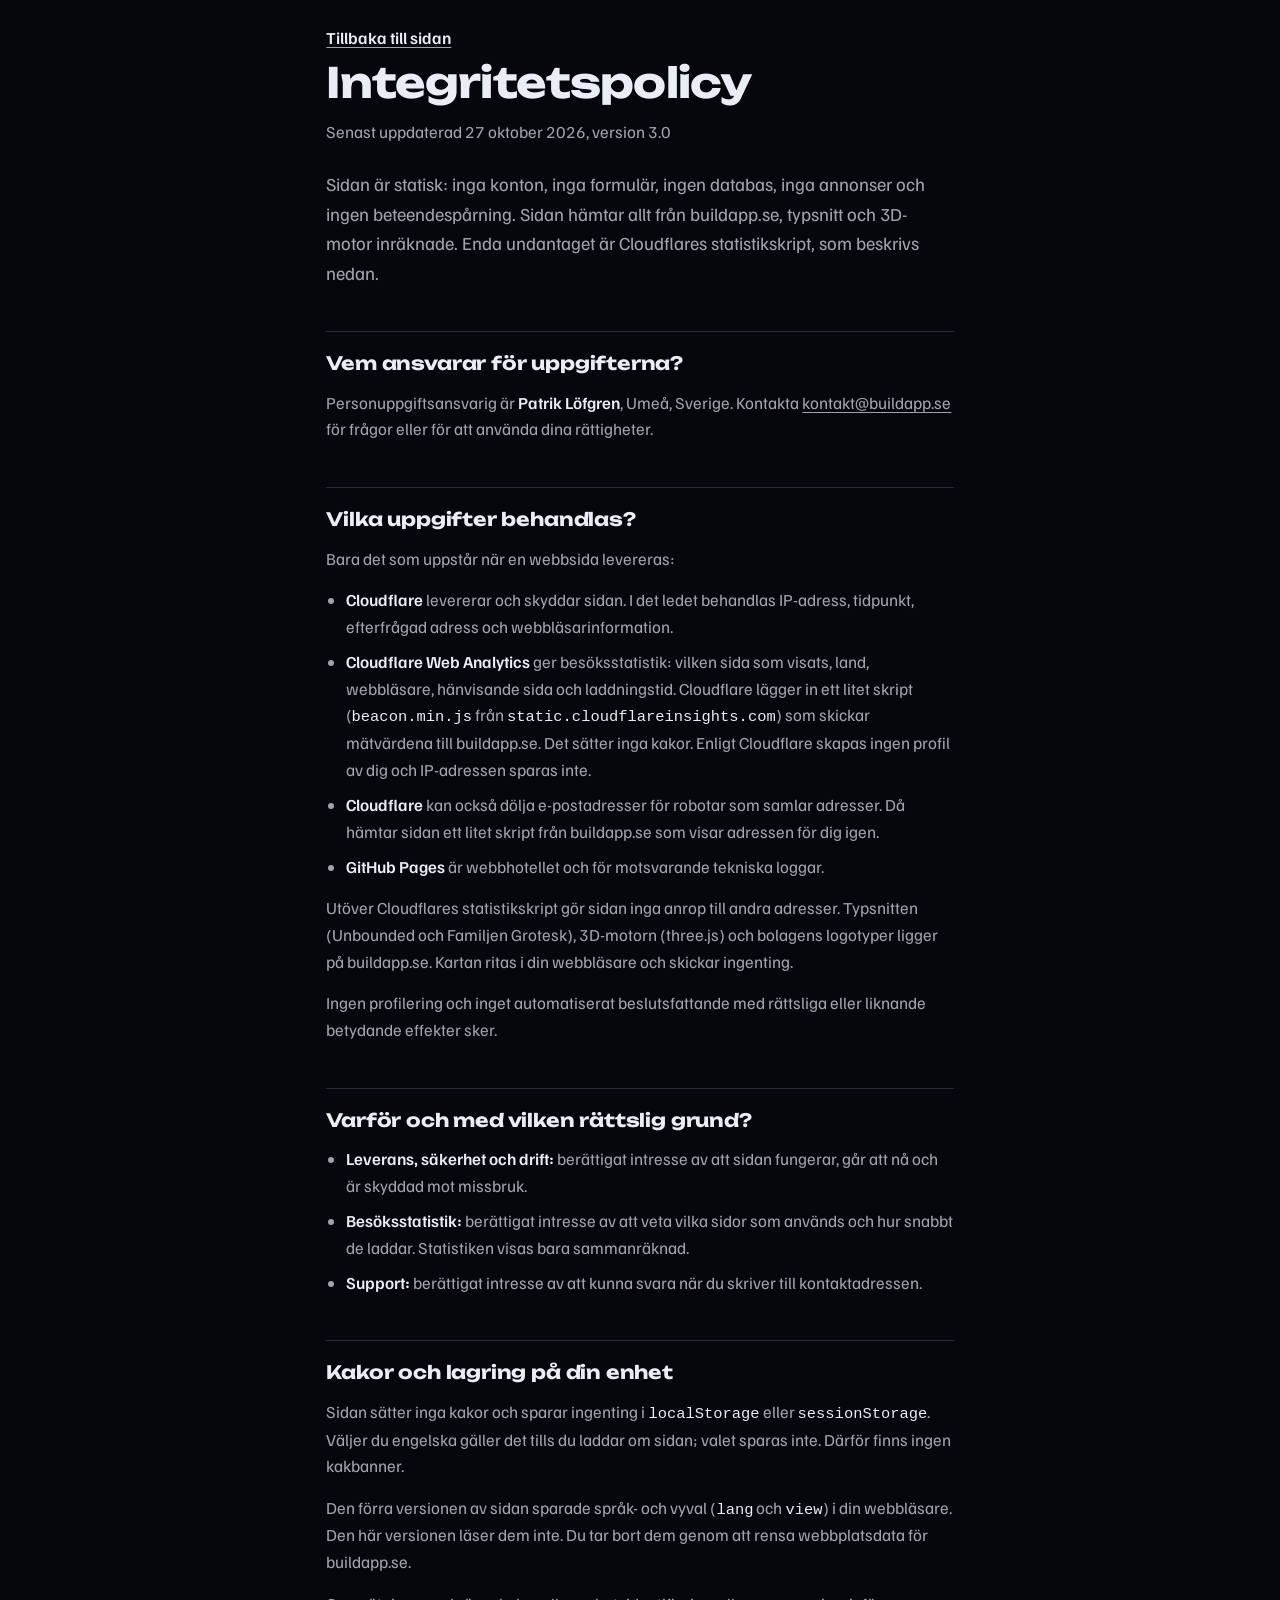
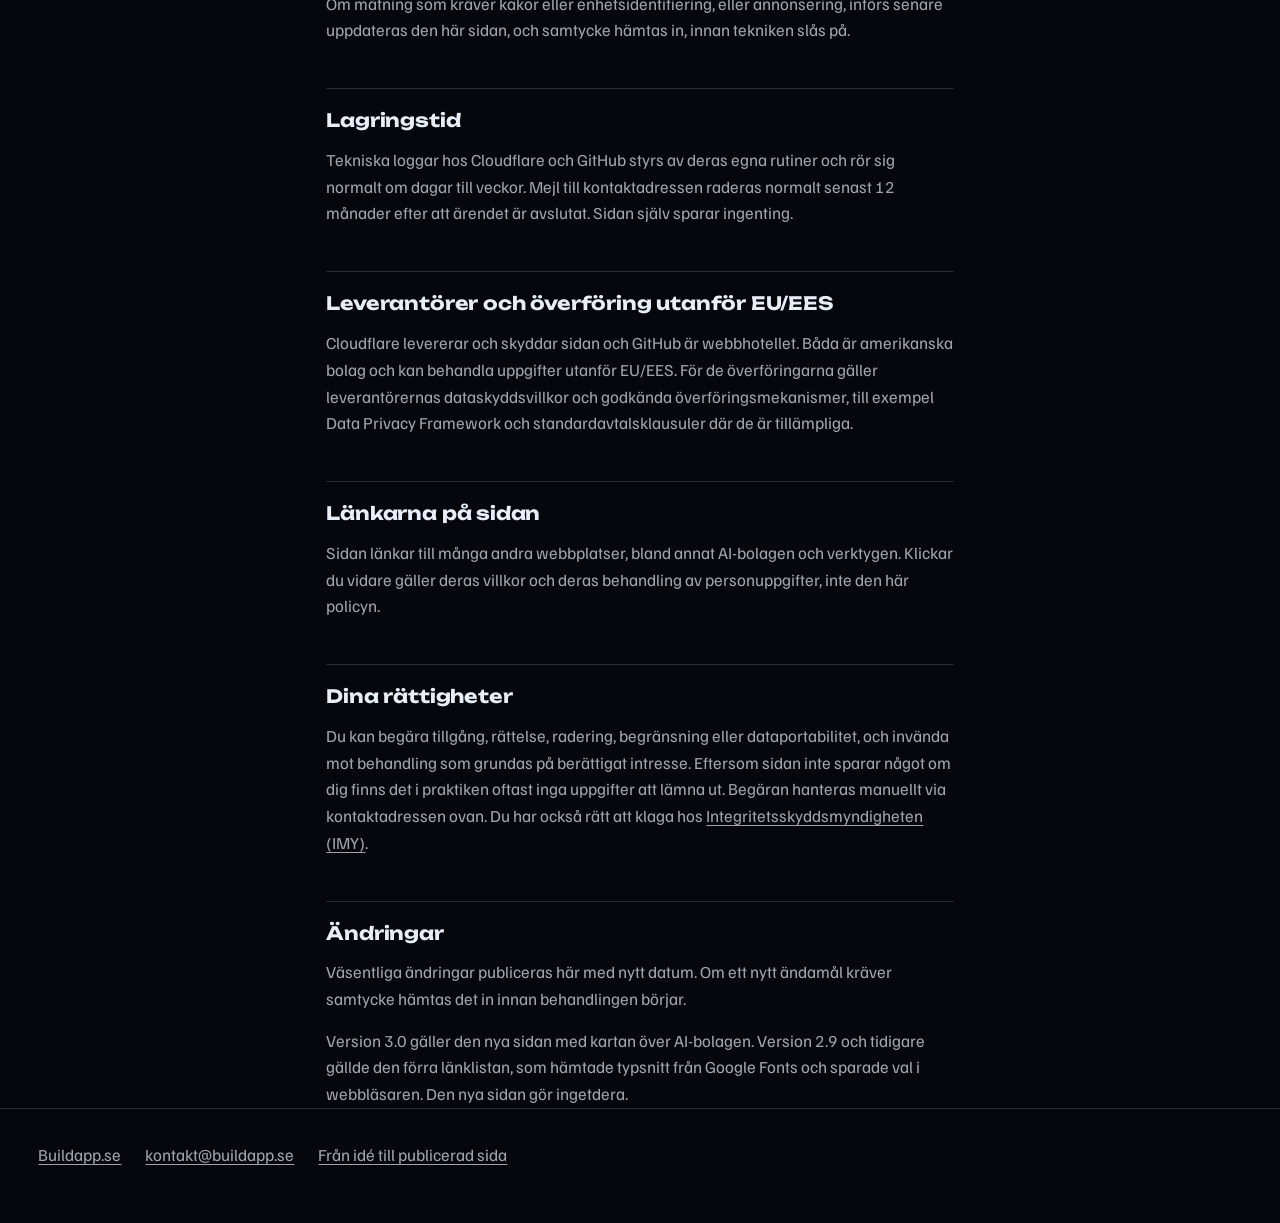
<file: integritet.html>
<!doctype html>
<html lang="sv">
<head>
<meta charset="utf-8">
<meta name="viewport" content="width=device-width, initial-scale=1">
<meta http-equiv="Content-Security-Policy" content="default-src 'self'; script-src 'self' 'sha256-q5E/YKHamJa//rU4DpqHXVQt8wFRAS9fXQSehSt8/CE=' https://static.cloudflareinsights.com; style-src 'self' 'unsafe-inline'; img-src 'self' data:; font-src 'self'; connect-src 'self' https://cloudflareinsights.com; object-src 'none'; base-uri 'self'; form-action 'none'">
<title>Integritetspolicy | Från idé till publicerad sida</title>
<meta name="description" content="Hur buildapp.se/ai behandlar personuppgifter. Kort svar: sidan sätter inga kakor, sparar ingenting i din webbläsare och hämtar allt från buildapp.se utom Cloudflares statistikskript.">
<link rel="canonical" href="https://buildapp.se/ai/integritet.html">
<link rel="preload" href="fonts/unbounded-latin-700-normal.woff2" as="font" type="font/woff2" crossorigin>
<link rel="preload" href="fonts/familjen-grotesk-latin-400-normal.woff2" as="font" type="font/woff2" crossorigin>
<link rel="preload" href="fonts/familjen-grotesk-latin-600-normal.woff2" as="font" type="font/woff2" crossorigin>
<link rel="icon" type="image/svg+xml" href="favicon.svg">
<link rel="icon" type="image/png" sizes="32x32" href="icon-32.png">
<link rel="apple-touch-icon" href="apple-touch-icon.png">
<meta property="og:type" content="website">
<meta property="og:site_name" content="buildapp.se">
<meta property="og:locale" content="sv_SE">
<meta property="og:url" content="https://buildapp.se/ai/integritet.html">
<meta property="og:title" content="Integritetspolicy | Från idé till publicerad sida">
<meta property="og:description" content="Hur buildapp.se/ai behandlar personuppgifter. Kort svar: sidan sätter inga kakor, sparar ingenting i din webbläsare och hämtar allt från buildapp.se utom Cloudflares statistikskript.">
<meta property="og:image" content="https://buildapp.se/ai/og.png">
<meta property="og:image:width" content="1200">
<meta property="og:image:height" content="630">
<meta property="og:image:type" content="image/png">
<meta name="twitter:card" content="summary_large_image">
<meta name="twitter:image" content="https://buildapp.se/ai/og.png">
<style>
@font-face { font-family: "Unbounded"; src: url(fonts/unbounded-latin-700-normal.woff2) format("woff2"); font-weight: 700; font-display: swap; }
@font-face { font-family: "Familjen Grotesk"; src: url(fonts/familjen-grotesk-latin-400-normal.woff2) format("woff2"); font-weight: 400; font-display: swap; }
@font-face { font-family: "Familjen Grotesk"; src: url(fonts/familjen-grotesk-latin-600-normal.woff2) format("woff2"); font-weight: 600; font-display: swap; }
/* Samma tokens som index.html, se DESIGN.md. */
:root {
  --space: #05070d;
  --text: #e9edf5;
  --muted: rgb(233 237 245 / 0.68);
  --line: rgb(233 237 245 / 0.16);
  --star: #f2c46d;
  --display: "Unbounded", sans-serif;
  --body: "Familjen Grotesk", sans-serif;
  --radius: 6px;
  --gutter: clamp(16px, 3vw, 40px);
  color-scheme: dark;
}
* { box-sizing: border-box; }
html, body { background: var(--space); }
body { margin: 0; color: var(--text); font: 400 1.05rem/1.6 var(--body); overflow-wrap: break-word; }
a { color: inherit; text-decoration-color: var(--muted); text-underline-offset: 0.2em; }
a:hover { text-decoration-color: var(--text); }
:focus-visible { outline: 2px solid var(--star); outline-offset: 3px; border-radius: var(--radius); }
.wrap { max-width: 44rem; margin: 0 auto; padding: 0 var(--gutter); }
.top { padding-top: 1rem; }
.top a, .site-foot a { display: inline-flex; align-items: center; min-height: 44px; }
.top a { font-weight: 600; }
main { padding: clamp(2rem, 6vw, 4rem) 0; }
h1 { font: 700 clamp(min(1.8rem, 8.6vw), 5vw, 2.6rem)/1.1 var(--display); letter-spacing: -0.02em; margin: 0; }
.meta { color: var(--muted); margin: 0.8rem 0 0; }
.lede { font-size: 1.15rem; margin: 1.5rem 0 0; }
h2 { font: 700 1.15rem/1.25 var(--display); letter-spacing: -0.01em; margin: 2.75rem 0 0; padding-top: 1.25rem; border-top: 1px solid var(--line); }
p, li { color: var(--muted); }
p { margin: 0.9rem 0 0; }
ul { margin: 0.9rem 0 0; padding-left: 1.2rem; }
li { margin: 0.5rem 0; }
li::marker { color: var(--muted); }
strong { color: var(--text); font-weight: 600; }
code { font-size: 0.92em; color: var(--text); }
.site-foot { border-top: 1px solid var(--line); padding: 1.5rem var(--gutter) 3rem; color: var(--muted); display: flex; flex-wrap: wrap; align-items: center; column-gap: 1.5rem; }
.site-foot [data-email]:empty { display: none; } /* no JS: no address, and no empty gap */
</style>
</head>
<body>
<nav class="wrap top" aria-label="Tillbaka"><a href="./">Tillbaka till sidan</a></nav>

<main class="wrap">
  <h1>Integritetspolicy</h1>
  <p class="meta">Senast uppdaterad 27 oktober 2026, version 3.0</p>
  <p class="lede">Sidan är statisk: inga konton, inga formulär, ingen databas, inga annonser och ingen beteendespårning. Sidan hämtar allt från buildapp.se, typsnitt och 3D-motor inräknade. Enda undantaget är Cloudflares statistikskript, som beskrivs nedan.</p>

  <h2>Vem ansvarar för uppgifterna?</h2>
  <p>Personuppgiftsansvarig är <strong>Patrik Löfgren</strong>, Umeå, Sverige. Kontakta <span data-email>kontakt snabel-a buildapp.se</span> för frågor eller för att använda dina rättigheter.</p>

  <h2>Vilka uppgifter behandlas?</h2>
  <p>Bara det som uppstår när en webbsida levereras:</p>
  <ul>
    <li><strong>Cloudflare</strong> levererar och skyddar sidan. I det ledet behandlas IP-adress, tidpunkt, efterfrågad adress och webbläsarinformation.</li>
    <li><strong>Cloudflare Web Analytics</strong> ger besöksstatistik: vilken sida som visats, land, webbläsare, hänvisande sida och laddningstid. Cloudflare lägger in ett litet skript (<code>beacon.min.js</code> från <code>static.cloudflareinsights.com</code>) som skickar mätvärdena till buildapp.se. Det sätter inga kakor. Enligt Cloudflare skapas ingen profil av dig och IP-adressen sparas inte.</li>
    <li><strong>Cloudflare</strong> kan också dölja e-postadresser för robotar som samlar adresser. Då hämtar sidan ett litet skript från buildapp.se som visar adressen för dig igen.</li>
    <li><strong>GitHub Pages</strong> är webbhotellet och för motsvarande tekniska loggar.</li>
  </ul>
  <p>Utöver Cloudflares statistikskript gör sidan inga anrop till andra adresser. Typsnitten (Unbounded och Familjen Grotesk), 3D-motorn (three.js) och bolagens logotyper ligger på buildapp.se. Kartan ritas i din webbläsare och skickar ingenting.</p>
  <p>Ingen profilering och inget automatiserat beslutsfattande med rättsliga eller liknande betydande effekter sker.</p>

  <h2>Varför och med vilken rättslig grund?</h2>
  <ul>
    <li><strong>Leverans, säkerhet och drift:</strong> berättigat intresse av att sidan fungerar, går att nå och är skyddad mot missbruk.</li>
    <li><strong>Besöksstatistik:</strong> berättigat intresse av att veta vilka sidor som används och hur snabbt de laddar. Statistiken visas bara sammanräknad.</li>
    <li><strong>Support:</strong> berättigat intresse av att kunna svara när du skriver till kontaktadressen.</li>
  </ul>

  <h2>Kakor och lagring på din enhet</h2>
  <p>Sidan sätter inga kakor och sparar ingenting i <code>localStorage</code> eller <code>sessionStorage</code>. Väljer du engelska gäller det tills du laddar om sidan; valet sparas inte. Därför finns ingen kakbanner.</p>
  <p>Den förra versionen av sidan sparade språk- och vyval (<code>lang</code> och <code>view</code>) i din webbläsare. Den här versionen läser dem inte. Du tar bort dem genom att rensa webbplatsdata för buildapp.se.</p>
  <p>Om mätning som kräver kakor eller enhetsidentifiering, eller annonsering, införs senare uppdateras den här sidan, och samtycke hämtas in, innan tekniken slås på.</p>

  <h2>Lagringstid</h2>
  <p>Tekniska loggar hos Cloudflare och GitHub styrs av deras egna rutiner och rör sig normalt om dagar till veckor. Mejl till kontaktadressen raderas normalt senast 12 månader efter att ärendet är avslutat. Sidan själv sparar ingenting.</p>

  <h2>Leverantörer och överföring utanför EU/EES</h2>
  <p>Cloudflare levererar och skyddar sidan och GitHub är webbhotellet. Båda är amerikanska bolag och kan behandla uppgifter utanför EU/EES. För de överföringarna gäller leverantörernas dataskyddsvillkor och godkända överföringsmekanismer, till exempel Data Privacy Framework och standardavtalsklausuler där de är tillämpliga.</p>

  <h2>Länkarna på sidan</h2>
  <p>Sidan länkar till många andra webbplatser, bland annat AI-bolagen och verktygen. Klickar du vidare gäller deras villkor och deras behandling av personuppgifter, inte den här policyn.</p>

  <h2>Dina rättigheter</h2>
  <p>Du kan begära tillgång, rättelse, radering, begränsning eller dataportabilitet, och invända mot behandling som grundas på berättigat intresse. Eftersom sidan inte sparar något om dig finns det i praktiken oftast inga uppgifter att lämna ut. Begäran hanteras manuellt via kontaktadressen ovan. Du har också rätt att klaga hos <a href="https://www.imy.se/" rel="external noopener" target="_blank">Integritetsskyddsmyndigheten (IMY)</a>.</p>

  <h2>Ändringar</h2>
  <p>Väsentliga ändringar publiceras här med nytt datum. Om ett nytt ändamål kräver samtycke hämtas det in innan behandlingen börjar.</p>
  <p>Version 3.0 gäller den nya sidan med kartan över AI-bolagen. Version 2.9 och tidigare gällde den förra länklistan, som hämtade typsnitt från Google Fonts och sparade val i webbläsaren. Den nya sidan gör ingetdera.</p>
</main>

<footer class="site-foot">
  <a href="https://buildapp.se/">Buildapp.se</a>
  <span data-email></span>
  <a href="./">Från idé till publicerad sida</a>
</footer>
<script>
// E-mail written by script, not in the HTML, like index.html: scrapers find no address. Without JS the text reads "kontakt snabel-a buildapp.se".
(function(){var u='kontakt',d='buildapp.se';document.querySelectorAll('[data-email]').forEach(function(el){var a=document.createElement('a');a.href='mai'+'lto:'+u+'@'+d;a.textContent=u+'@'+d;el.replaceChildren(a);});})();
</script>
</body>
</html>
</file>
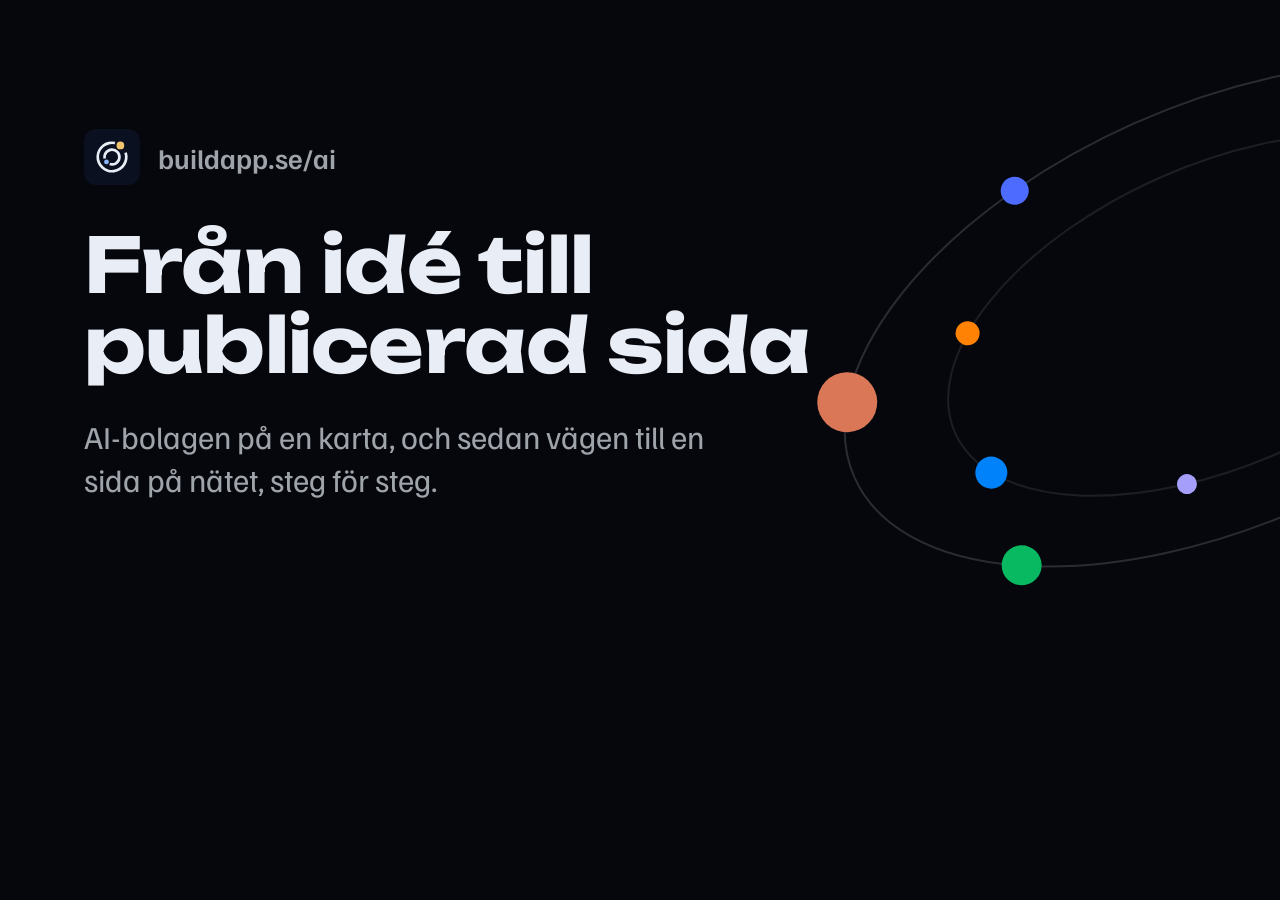
<file: og.source.html>
<!doctype html>
<!-- Source for /ai/og.png (1200x630), same method as buildapp.se and the old /ai.
     Rendera om med:  npx playwright screenshot --viewport-size=1200,630 og.source.html og.png
     Sidans egna tokens och typsnitt (DESIGN.md). Banan har ingen sol i mitten, som kartan.
     Planeternas färger är --bm-* ur index.html. -->
<html lang="sv"><head><meta charset="utf-8">
<style>
@font-face { font-family: "Unbounded"; src: url(fonts/unbounded-latin-700-normal.woff2) format("woff2"); font-weight: 700; }
@font-face { font-family: "Familjen Grotesk"; src: url(fonts/familjen-grotesk-latin-400-normal.woff2) format("woff2"); font-weight: 400; }
@font-face { font-family: "Familjen Grotesk"; src: url(fonts/familjen-grotesk-latin-600-normal.woff2) format("woff2"); font-weight: 600; }
:root{--space:#05070d;--text:#e9edf5;--muted:rgb(233 237 245 / .68);--line:rgb(233 237 245 / .16)}
*{margin:0;padding:0;box-sizing:border-box}
body{width:1200px;height:630px;background:var(--space);color:var(--text);font-family:"Familjen Grotesk",sans-serif;
  position:relative;overflow:hidden;display:flex;flex-direction:column;justify-content:center;padding:0 84px}
.orbit{position:absolute;right:-470px;top:-45px;width:900px;height:720px}
.brand{display:flex;align-items:center;gap:18px;margin-bottom:40px;font-weight:600;font-size:28px;color:var(--muted)}
.brand svg{width:56px;height:56px}
h1{font-family:"Unbounded",sans-serif;font-weight:700;font-size:76px;line-height:1.05;letter-spacing:-.01em;max-width:780px;position:relative}
p{font-size:32px;line-height:1.35;color:var(--muted);margin-top:30px;max-width:640px;position:relative}
</style></head><body>
<svg class="orbit" viewBox="0 0 900 720" aria-hidden="true">
  <g transform="rotate(-24 450 360)">
    <ellipse cx="450" cy="360" rx="400" ry="210" fill="none" stroke="rgb(233 237 245 / .16)" stroke-width="2"/>
    <ellipse cx="450" cy="360" rx="290" ry="150" fill="none" stroke="rgb(233 237 245 / .10)" stroke-width="2"/>
    <circle cx="74" cy="288" r="30" fill="#d97757"/>
    <circle cx="313" cy="163" r="14" fill="#4d6bfe"/>
    <circle cx="167" cy="508" r="20" fill="#08b962"/>
    <circle cx="212" cy="274" r="12" fill="#ff8205"/>
    <circle cx="177" cy="411" r="16" fill="#0082fb"/>
    <circle cx="650" cy="178" r="11" fill="#f4f4f2"/>
    <circle cx="351" cy="501" r="10" fill="#a59ffb"/>
  </g>
</svg>
<div class="brand">
  <svg viewBox="0 0 256 256" aria-hidden="true"><rect width="256" height="256" rx="56" fill="#0B1020"/><g transform="translate(40.96 40.96) scale(0.68)"><path fill="#E9EDF5" d="M227.86 95.55 A105 105 0 1 1 149.83 25.29 L146.09 42.9 A87 87 0 1 0 210.74 101.12 Z M70.29 140.27 A59 59 0 1 1 109.77 184.11 L115.33 166.99 A41 41 0 1 0 87.9 136.52 Z"/><path fill="#F2C46D" d="M158.43 50.33 A26 26 0 1 1 210.43 50.33 A26 26 0 1 1 158.43 50.33 Z"/><path fill="#8AB8FF" d="M74.84 161.46 A16 16 0 1 1 106.84 161.46 A16 16 0 1 1 74.84 161.46 Z"/></g></svg>
  buildapp.se/ai
</div>
<h1>Från idé till publicerad sida</h1>
<p>AI-bolagen på en karta, och sedan vägen till en sida på nätet, steg för steg.</p>
</body></html>
</file>
<file: sections/start.css>
#start .tiers h3 { margin: 0 0 0.5rem; }

#start .path { margin: 0 0 3rem; }
#start .path-steps { list-style: none; margin: 0; padding: 0; display: grid; grid-template-columns: repeat(4, 1fr); gap: 0; position: relative; }
#start .path-steps::before { content: ""; position: absolute; top: 1.25rem; left: 1.25rem; right: 12%; height: 1px; background: var(--line); }
#start .path-steps li { position: relative; padding-right: 1.5rem; display: grid; gap: 0.35rem; align-content: start; }
#start .path-steps .n { width: 2.5rem; height: 2.5rem; border-radius: 50%; display: grid; place-items: center; background: var(--space); border: 1px solid var(--line); font: 700 1rem/1 var(--display); margin-bottom: 0.5rem; }
#start .path-steps b { font: 700 1rem/1.2 var(--display); }
#start .path-steps span:not(.n) { color: var(--muted); font-size: 0.95rem; }
#start .path-steps .is-gh .n { border-color: var(--text); }
#start .path figcaption { margin-top: 1.4rem; font-size: 0.9rem; color: var(--muted); border-left: 2px solid var(--line); padding-left: 0.8rem; }

#start .tiers { display: grid; grid-template-columns: repeat(auto-fit, minmax(min(100%, 18rem), 1fr)); gap: 1rem; margin: 0 0 3rem; }
#start .tiers article { border: 1px solid var(--line); border-radius: var(--radius); padding: 1.2rem; }
#start .tiers p { margin: 0; color: var(--muted); }
#start .tiers b { color: var(--text); }

#start .cost { margin: 0; max-width: 46rem; }
#start .cost > p { color: var(--muted); margin: 0 0 1rem; }
#start .cost b { color: var(--text); }
#start table { width: 100%; border-collapse: collapse; font-size: 0.95rem; }
#start th, #start td { text-align: left; padding: 0.55rem 0.8rem 0.55rem 0; border-bottom: 1px solid var(--line); vertical-align: top; }
#start th { color: var(--muted); font-weight: 600; font-size: 0.875rem; padding-block: 0; vertical-align: bottom; }
#start td:first-child { font-weight: 600; }
#start .note { font-size: 0.875rem; color: var(--muted); margin: 0.8rem 0 0; }

@media (max-width: 760px) {
  #start .path-steps { grid-template-columns: 1fr; gap: 1.4rem; }
  #start .path-steps::before { top: 1.25rem; bottom: 1.25rem; left: 1.25rem; right: auto; width: 1px; height: auto; }
  #start .path-steps li { grid-template-columns: 2.5rem 1fr; column-gap: 1rem; padding: 0; }
  #start .path-steps .n { grid-row: span 2; margin: 0; }
  #start th:nth-child(2), #start td:nth-child(2) { display: none; }
}

/* sortable tables (start.js, also verifiera's matrix), same look as the benchmarks table; 44 px tap height */
table[data-sortable] .t-sort { font: inherit; color: inherit; background: none; border: 0; padding: 0; min-height: 44px; min-width: 44px; cursor: pointer; text-align: left; text-transform: inherit; letter-spacing: inherit; }
table[data-sortable] .t-sort::after { content: " ↕"; opacity: 0.45; }
table[data-sortable] th[aria-sort="ascending"] .t-sort::after { content: " ↑"; opacity: 1; color: var(--star); }
table[data-sortable] th[aria-sort="descending"] .t-sort::after { content: " ↓"; opacity: 1; color: var(--star); }
</file>
<file: sections/github.css>
#github .intro-cols { display: grid; grid-template-columns: repeat(auto-fit, minmax(min(100%, 20rem), 1fr)); gap: 0 var(--gutter); max-width: 60rem; }
#github .intro-cols p { color: var(--muted); margin: 0 0 1rem; }
#github .intro-cols b { color: var(--text); }
#github .steps-sub { color: var(--muted); margin: 0 0 1.6rem; font-size: 0.95rem; }

#github .shots { list-style: none; margin: 0; padding: 0; counter-reset: shot; display: grid; grid-template-columns: repeat(auto-fill, minmax(min(100%, 15rem), 1fr)); gap: 2rem var(--gutter); }
#github .shots li { counter-increment: shot; }
#github .shots p { margin: 0.8rem 0 0; font-size: 0.95rem; color: var(--muted); }
#github .shots p b { color: var(--text); }
#github code { font: 600 1em var(--body); color: var(--text); }

/* the mock: a wireframe of GitHub drawn in lines on purpose, not a fake screenshot */
#github .mock { position: relative; min-height: 9.5rem; border: 1px solid var(--line); border-radius: var(--radius); background: color-mix(in srgb, var(--text) 3%, transparent); overflow: hidden; font-size: 0.875rem; line-height: 1.2; color: var(--muted); }
#github .mock::before { content: counter(shot); position: absolute; right: 0.5rem; bottom: 0.3rem; font: 700 2.4rem/1 var(--display); color: color-mix(in srgb, var(--text) 10%, transparent); }
#github .m-bar, #github .m-tabs { display: flex; flex-wrap: wrap; align-items: center; gap: 0.5rem; padding: 0.45rem 0.6rem; border-bottom: 1px solid var(--line); }
#github .m-logo { width: 1rem; height: 1rem; border-radius: 50%; background: var(--line); }
#github .m-sp { flex: 1; }
#github .m-body { padding: 0.6rem; }
#github .m-btn { padding: 0.2rem 0.5rem; border: 1px solid var(--line); border-radius: 4px; }
#github .m-hot { color: var(--space); background: var(--text); border: 1px solid var(--text); border-radius: 4px; padding: 0.2rem 0.5rem; font-weight: 600; }
#github .m-menu { margin-left: auto; width: max-content; display: grid; gap: 0.3rem; padding: 0.4rem; border: 1px solid var(--line); border-radius: 4px; }
#github .m-menu span { padding: 0.2rem 0.5rem; }
#github .m-form { display: grid; gap: 0.35rem; justify-items: start; }
#github .m-lab { font-weight: 600; color: var(--text); }
#github .m-input { padding: 0.2rem 0.5rem; border: 1px solid var(--line); border-radius: 4px; }
#github .m-row { display: flex; gap: 0.35rem; flex-wrap: wrap; }
#github .m-radio::before { content: "○ "; }
#github .m-radio.m-on::before { content: "● "; color: var(--text); }
#github .m-tab { padding: 0.2rem 0.3rem; }
#github .m-cur { color: var(--text); box-shadow: inset 0 -2px var(--muted); }
#github .m-files { display: grid; gap: 0.35rem; }
#github .m-files span { padding: 0.25rem 0; border-bottom: 1px solid var(--line); }
#github .m-new { color: var(--text); }
#github .m-new::after { content: " ny"; color: var(--muted); font-weight: 600; }
#github .m-lines { display: grid; gap: 0.5rem; padding: 0.7rem 0.6rem; align-content: start; flex: 1; }
#github .m-lines i { display: block; height: 0.4rem; border-radius: 2px; background: var(--line); }
#github .m-lines i:nth-child(2) { width: 70%; }
#github .m-lines i:nth-child(3) { width: 45%; }
#github .m-split { display: flex; height: 100%; }
#github .m-side { display: grid; gap: 0.3rem; align-content: start; padding: 0.6rem; border-right: 1px solid var(--line); }
#github .m-side span { padding: 0.2rem 0.5rem; }
#github .m-live { color: var(--text); font-weight: 600; }
#github .m-url { color: var(--text); word-break: break-all; }

#github .src { margin: 2.5rem 0 0; font-size: 0.875rem; color: var(--muted); max-width: 46rem; }
</file>
<file: sections/grilla.css>
/* Grilla: låt AI:n fråga ut dig. Scoped under #grilla. Chat demo animates via grilla.js; without JS or with reduced motion it shows complete. */
#grilla .g-grid { display: grid; grid-template-columns: minmax(0, 1.05fr) minmax(0, 1fr); gap: clamp(2rem, 4vw, 4.5rem); align-items: start; }

/* skill card */
#grilla .g-skill { position: relative; padding: 1.2rem 1.3rem 1.1rem 1.5rem; margin-bottom: 1.6rem; border-left: 2px solid var(--line); }
#grilla .g-skill p { margin: 0 0 0.7rem; color: var(--muted); font-size: 0.98rem; }
#grilla .g-skill em { font-style: normal; color: var(--text); font-weight: 600; }
#grilla .g-skill .g-skill-k { margin: 0 0 0.2rem; font-size: 0.9rem; font-weight: 600; color: var(--muted); }
#grilla .g-skill .g-skill-t { font: 700 1.15rem/1.25 var(--display); letter-spacing: -0.02em; color: var(--text); }
#grilla .g-link { display: inline-flex; align-items: center; gap: 0.35rem; min-height: 44px; color: var(--text); font-weight: 600; text-decoration: underline; text-underline-offset: 0.25em; }

/* the prompt to copy: the page's one surface */
#grilla .g-prompt { border: 1px solid var(--line); border-radius: var(--radius); background: var(--sheet); overflow: hidden; }
#grilla .g-prompt-bar { display: flex; align-items: center; gap: 1rem; justify-content: space-between; padding: 0.55rem 0.6rem 0.55rem 1rem; border-bottom: 1px solid var(--line); background: color-mix(in srgb, var(--text) 3%, transparent); }
#grilla .g-prompt-k { margin: 0; font-size: 0.875rem; color: var(--muted); }
#grilla pre { margin: 0; padding: 1rem 1.1rem 1.2rem; white-space: pre-wrap; overflow-wrap: anywhere; font: 400 0.95rem/1.55 var(--body); color: var(--text); }
#grilla .g-copybtn {
  flex: none; min-height: 44px; min-width: 6.5rem; padding: 0.4rem 1rem; border: 1px solid var(--line); border-radius: var(--radius);
  background: transparent; color: var(--text); font: 600 0.9rem/1 var(--body); cursor: pointer;
  transition: border-color 160ms var(--ease);
}
#grilla .g-copybtn.is-done { border-color: var(--text); }
@media (hover: hover) { #grilla .g-copybtn:hover { border-color: var(--text); } }

/* the chat demo: same surface */
#grilla .g-chat { position: sticky; top: 1.5rem; margin: 0; border: 1px solid var(--line); border-radius: var(--radius); background: var(--sheet); overflow: hidden; }
#grilla .g-chat-top { display: flex; flex-wrap: wrap; align-items: center; gap: 0.8rem; padding: 0.7rem 0.8rem 0.7rem 1.1rem; min-height: 44px; }
#grilla .g-dots { display: flex; gap: 6px; }
#grilla .g-dots i { width: 9px; height: 9px; border-radius: 50%; background: var(--line); }
#grilla figcaption { flex: 1; font-size: 0.875rem; color: var(--muted); }
#grilla .g-replay { min-height: 44px; padding: 0.3rem 0.9rem; border: 1px solid var(--line); border-radius: var(--radius); background: transparent; color: var(--text); font: 600 0.875rem/1 var(--body); cursor: pointer; }
#grilla .g-replay[hidden] { display: none; }
#grilla .g-replay:hover { border-color: var(--text); }
#grilla .g-progress { height: 2px; background: var(--line); }
#grilla .g-progress span { display: block; height: 100%; width: var(--p, 100%); background: var(--cool); transition: width 500ms var(--ease); }

#grilla .g-log { list-style: none; margin: 0; padding: 1.2rem 1.1rem 1.3rem; display: flex; flex-direction: column; gap: 0.6rem; }
#grilla .g-msg { max-width: 86%; padding: 0.65rem 0.9rem 0.7rem; border-radius: 16px; font-size: 0.97rem; line-height: 1.42; }
#grilla .g-who { display: block; margin-bottom: 0.15rem; font-size: 0.875rem; font-weight: 600; opacity: 0.75; }
#grilla .g-me { align-self: flex-end; background: color-mix(in srgb, var(--text) 12%, transparent); border-bottom-right-radius: 4px; }
#grilla .g-ai { align-self: flex-start; background: color-mix(in srgb, var(--cool) 10%, transparent); border: 1px solid color-mix(in srgb, var(--cool) 28%, transparent); border-bottom-left-radius: 4px; }
#grilla .g-ai .g-who { color: var(--cool); opacity: 1; }
#grilla .g-sugg { display: block; margin-top: 0.35rem; padding-top: 0.35rem; border-top: 1px dashed color-mix(in srgb, var(--cool) 30%, transparent); color: var(--muted); font-size: 0.88rem; }
#grilla .g-skip { align-self: center; margin: 0.3rem 0; padding: 0.35rem 0.9rem; border: 1px dashed var(--line); border-radius: var(--radius); color: var(--muted); font-size: 0.875rem; text-align: center; }
#grilla .g-plan { margin-top: 0.4rem; padding: 1rem 1.1rem 0.9rem; border-radius: var(--radius); border: 1px solid var(--text); }
#grilla .g-plan-k { margin: 0 0 0.5rem; font: 700 0.95rem/1.2 var(--display); letter-spacing: -0.01em; color: var(--text); }
#grilla .g-plan ul { margin: 0; padding: 0; list-style: none; display: grid; gap: 0.3rem; }
#grilla .g-plan ul li { position: relative; padding-left: 1.4rem; font-size: 0.95rem; }
#grilla .g-plan ul li::before { content: "✓"; position: absolute; left: 0; color: var(--muted); font-weight: 700; }
#grilla .g-plan-foot { display: flex; gap: 0.5rem; flex-wrap: wrap; margin: 0.8rem 0 0; }
#grilla .g-plan-foot span { color: var(--muted); font-size: 0.875rem; font-weight: 600; }

/* animation states (set by grilla.js only when motion is allowed) */
#grilla .g-log > li { transition: opacity 420ms var(--ease), transform 420ms var(--ease); }
#grilla.is-playing .g-log > li:not(.is-in) { opacity: 0; transform: translateY(10px) scale(0.98); }
#grilla .g-typing { align-self: flex-start; display: flex; gap: 5px; padding: 0.8rem 0.9rem; border-radius: 16px; background: color-mix(in srgb, var(--cool) 10%, transparent); border: 1px solid color-mix(in srgb, var(--cool) 28%, transparent); }
#grilla .g-typing i { width: 6px; height: 6px; border-radius: 50%; background: var(--cool); animation: g-bounce 900ms infinite ease-in-out; }
#grilla .g-typing i:nth-child(2) { animation-delay: 150ms; }
#grilla .g-typing i:nth-child(3) { animation-delay: 300ms; }
@keyframes g-bounce { 0%, 60%, 100% { transform: translateY(0); opacity: 0.5; } 30% { transform: translateY(-4px); opacity: 1; } }

@media (max-width: 900px) {
  #grilla .g-grid { grid-template-columns: minmax(0, 1fr); }
  #grilla .g-chat { position: static; }
}
@media (max-width: 480px) {
  #grilla .g-prompt-bar { flex-wrap: wrap; }
  #grilla .g-msg { max-width: 92%; }
}
@media (prefers-reduced-motion: reduce) {
  #grilla .g-log > li, #grilla .g-progress span { transition: none; }
  #grilla .g-typing i { animation: none; }
}
</file>
<file: sections/verifiera.css>
/* Verifiera: låt AI:n granska sitt eget arbete. Scoped under #verifiera. No JS of its own; copy button uses grilla.js. */
#verifiera .v-head { max-width: 44rem; }
#verifiera strong { color: var(--text); font-weight: 600; }

/* ---------- the ladder: a staircase that climbs from the machine's checks (--cool) to a human's view (--text) ---------- */
#verifiera .v-ladder { list-style: none; margin: 0; padding: 0; display: grid; grid-template-columns: repeat(5, minmax(0, 1fr)); gap: 0 clamp(0.6rem, 1.2vw, 1.2rem); align-items: end; }
#verifiera .v-ladder li { --c: color-mix(in oklch, var(--cool) calc(100% - var(--i) * 25%), var(--text)); display: flex; flex-direction: column; }
#verifiera .v-step { padding: 0 0.2rem 1rem; }
#verifiera .v-time { display: inline-block; margin: 0 0 0.6rem; padding: 0.2rem 0.6rem; border-radius: var(--radius); border: 1px solid color-mix(in srgb, var(--c) 45%, transparent); color: var(--c); font-size: 0.75rem; font-weight: 600; letter-spacing: 0.04em; }
#verifiera .v-step h4 { margin: 0 0 0.45rem; font: 700 1.02rem/1.2 var(--display); letter-spacing: -0.015em; }
#verifiera .v-step p { margin: 0; color: var(--muted); font-size: 0.93rem; line-height: 1.45; }
#verifiera .v-step .v-tools { margin-top: 0.6rem; font-size: 0.875rem; color: var(--c); }
#verifiera .v-riser {
  position: relative; height: calc(3.2rem + var(--i) * 2.6rem); border-radius: var(--radius) var(--radius) 0 0;
  background: color-mix(in srgb, var(--c) 14%, transparent); border-top: 2px solid var(--c);
}
#verifiera .v-riser span { position: absolute; left: 0.7rem; bottom: 0.4rem; font: 700 clamp(1.8rem, 1.2rem + 1.6vw, 3rem)/1 var(--display); color: color-mix(in srgb, var(--c) 55%, transparent); }
#verifiera .v-axis { display: flex; justify-content: space-between; gap: 1rem; margin: 0; padding-top: 0.7rem; border-top: 1px solid var(--line); color: var(--muted); font-size: 0.9rem; font-weight: 600; }
#verifiera .v-axis span:first-child { color: var(--cool); }
#verifiera .v-axis span:last-child { color: var(--text); }
#verifiera .v-star { margin-left: 0.15em; font-weight: 700; text-decoration: none; display: inline-block; min-width: 28px; padding: 0.75rem 0.4rem; margin-block: -0.75rem; margin-right: -10px; }
#verifiera .v-mcp { margin: 1.2rem 0 0; max-width: 42rem; color: var(--muted); }
#verifiera .v-mcp strong { color: var(--text); }

/* ---------- two cards ---------- */
#verifiera .v-duo { display: grid; grid-template-columns: repeat(2, minmax(0, 1fr)); gap: var(--gutter); margin-top: clamp(2.5rem, 5vw, 4rem); }
#verifiera .v-card { padding: 1.3rem 1.4rem 1.4rem; border: 1px solid var(--line); border-radius: var(--radius); background: var(--sheet); }
#verifiera .v-card-k { margin: 0 0 0.7rem; font: 700 1.05rem/1.2 var(--display); letter-spacing: -0.015em; }
#verifiera .v-card > p { color: var(--muted); margin: 0 0 1rem; }
#verifiera .v-term { margin: 0; padding: 0.9rem 1rem; border-radius: var(--radius); background: color-mix(in srgb, var(--space) 45%, transparent); border: 1px solid var(--line); font: 400 0.875rem/1.6 var(--body); white-space: pre-wrap; overflow-wrap: anywhere; }
#verifiera .v-dim { color: var(--muted); }
#verifiera .v-err { color: var(--fail); font-weight: 600; }
#verifiera .v-ok { color: var(--ok); font-weight: 600; }
#verifiera .v-tests ul { list-style: none; margin: 0; padding: 0; display: grid; gap: 0.85rem; }
#verifiera .v-tests li { position: relative; padding-left: 1.6rem; color: var(--muted); font-size: 0.97rem; }
#verifiera .v-tests li::before { content: ""; position: absolute; left: 0; top: 0.42em; width: 0.7rem; height: 0.7rem; border-radius: 50%; background: var(--muted); }

/* ---------- browser matrix ---------- */
#verifiera .v-sr { position: absolute; width: 1px; height: 1px; overflow: hidden; clip-path: inset(50%); white-space: nowrap; }
#verifiera .v-matrix { width: 100%; border-collapse: collapse; font-size: 0.95rem; }
#verifiera .v-matrix th, #verifiera .v-matrix td { padding: 0.9rem 0.6rem; border-bottom: 1px solid var(--line); text-align: center; vertical-align: middle; }
#verifiera .v-matrix thead th { font-size: 0.875rem; font-weight: 600; color: var(--muted); padding-top: 0; }
#verifiera .v-matrix th:first-child, #verifiera .v-matrix .v-note, #verifiera .v-matrix .v-note-h { text-align: left; }
#verifiera .v-matrix tbody th { font: 700 1rem/1.2 var(--display); letter-spacing: -0.015em; }
#verifiera .v-matrix tbody th small { display: block; margin-top: 0.2rem; font: 400 0.875rem/1.2 var(--body); color: var(--muted); letter-spacing: 0; }
#verifiera .v-note { color: var(--muted); font-size: 0.9rem; max-width: 26rem; }
#verifiera .v-th-short { display: none; }
#verifiera .v-matrix td.y span, #verifiera .v-matrix td.n span, #verifiera .v-matrix td.m span { position: absolute; width: 1px; height: 1px; overflow: hidden; clip-path: inset(50%); }
#verifiera .v-matrix td.y::before, #verifiera .v-matrix td.n::before, #verifiera .v-matrix td.m::before { content: ""; display: inline-block; width: 14px; height: 14px; border-radius: 50%; }
#verifiera .v-matrix td.y::before { background: var(--text); }
#verifiera .v-matrix td.n::before { border: 1.5px solid color-mix(in srgb, var(--text) 25%, transparent); width: 11px; height: 11px; }
#verifiera .v-matrix td.m::before { background: linear-gradient(90deg, var(--text) 50%, transparent 50%); border: 1.5px solid var(--text); width: 11px; height: 11px; }
#verifiera .v-matrix tbody tr:hover { background: color-mix(in srgb, var(--text) 3%, transparent); }
#verifiera .v-fix { margin: 1.2rem 0 0; padding: 0.9rem 1.1rem; border-left: 2px solid var(--line); color: var(--muted); max-width: 52rem; font-size: 0.95rem; }

/* ---------- the prompt ---------- */
#verifiera .v-prompt { margin-top: clamp(2.5rem, 5vw, 3.5rem); border: 1px solid var(--line); border-radius: var(--radius); background: var(--sheet); overflow: hidden; }
#verifiera .v-prompt-bar { display: flex; align-items: center; justify-content: space-between; gap: 1rem; padding: 0.55rem 0.6rem 0.55rem 1.1rem; border-bottom: 1px solid var(--line); }
#verifiera .v-prompt-k { margin: 0; font-size: 0.875rem; font-weight: 600; color: var(--muted); }
#verifiera .v-prompt pre { margin: 0; padding: 1rem 1.1rem 1.2rem; white-space: pre-wrap; overflow-wrap: anywhere; font: 400 1rem/1.55 var(--body); color: var(--text); }
#verifiera .v-copybtn {
  flex: none; min-height: 44px; min-width: 6.5rem; padding: 0.4rem 1rem; border: 1px solid var(--line); border-radius: var(--radius);
  background: transparent; color: var(--text); font: 600 0.9rem/1 var(--body); cursor: pointer;
  transition: border-color 160ms var(--ease);
}
#verifiera .v-copybtn.is-done { border-color: var(--text); }
@media (hover: hover) { #verifiera .v-copybtn:hover { border-color: var(--text); } }

/* ---------- narrow screens ---------- */
@media (max-width: 1000px) {
  #verifiera .v-ladder { grid-template-columns: minmax(0, 1fr); gap: 0.7rem; }
  #verifiera .v-ladder li { flex-direction: row-reverse; align-items: stretch; gap: 1rem; margin-left: calc((4 - var(--i)) * 0.9rem); }
  #verifiera .v-riser { flex: none; height: auto; width: calc(2.8rem + var(--i) * 0.9rem); border-top: 0; border-left: 2px solid var(--c); border-radius: 0 var(--radius) var(--radius) 0;
  }
  #verifiera .v-riser span { left: auto; right: 0.5rem; bottom: auto; top: 0.6rem; font-size: 1.6rem; }
  #verifiera .v-step { padding: 0.6rem 0 0.8rem; }
  #verifiera .v-axis { display: none; }
  #verifiera .v-duo { grid-template-columns: minmax(0, 1fr); }
}
@media (max-width: 700px) {
  #verifiera .v-ladder li { margin-left: 0; }
  #verifiera .v-matrix, #verifiera .v-matrix tbody, #verifiera .v-matrix thead { display: block; }
  #verifiera .v-matrix tr { display: grid; grid-template-columns: minmax(0, 1fr) repeat(4, 3.6rem); align-items: center; border-bottom: 1px solid var(--line); }
  #verifiera .v-matrix th, #verifiera .v-matrix td { border: 0; padding: 0.7rem 0.2rem; }
  #verifiera .v-matrix th:first-child { padding-left: 0; }
  /* 14 px headers: the sort arrow wraps under the name */
  #verifiera .v-matrix thead th { font-size: 0.875rem; letter-spacing: 0; padding-block: 0; line-height: 1.2; }
  #verifiera .v-matrix thead th:not(:first-child) .t-sort::after { display: block; }
  #verifiera .v-note-h { display: none; }
  #verifiera .v-matrix .v-note { grid-column: 1 / -1; padding: 0 0 0.9rem; max-width: none; }
  #verifiera .v-th-long { position: absolute; width: 1px; height: 1px; overflow: hidden; clip-path: inset(50%); }
  #verifiera .v-th-short { display: inline; }
  #verifiera .v-prompt-bar { flex-wrap: wrap; }
}
/* 200 % zoom on a phone: the four 44 px columns no longer fit beside the name. The name takes its own row
   above the dots, the sort buttons may shrink to the column (still over WCAG's 24 px), and anything left scrolls in the table, not the page. */
@media (max-width: 315px) {
  #verifiera .v-matrix { overflow-x: auto; position: relative; }
  #verifiera .v-matrix tr { grid-template-columns: repeat(4, minmax(0, 1fr)); }
  #verifiera .v-matrix th:first-child { grid-column: 1 / -1; }
  #verifiera .v-matrix .t-sort { min-width: 0; }
  #verifiera .v-matrix thead th { font-size: 0.7rem; }
}
</file>
<file: sections/koll.css>
/* Koll: checklistan, sju grupper i spalter. Scoped under #koll. Copy button uses grilla.js. */
#koll .k-groups { columns: 3 20rem; column-gap: var(--gutter); }
#koll .k-group { break-inside: avoid; margin-bottom: 2.5rem; }
#koll .k-group h3 { margin: 0 0 0.2rem; padding-bottom: 0.7rem; border-bottom: 1px solid var(--line); }
#koll ul { list-style: none; margin: 0; padding: 0; }
#koll li { padding: 0.9rem 0 0.5rem; border-bottom: 1px solid var(--line); }
#koll h4 { margin: 0 0 0.3rem; font: 600 1.02rem/1.3 var(--body); }
#koll li p { margin: 0; color: var(--muted); font-size: 0.95rem; }
/* links stay inline, so a wrapped line flows like text; vertical padding (which takes no line space) gives the 44 px hit area,
   and the row's own padding keeps that area inside the row */
#koll .k-how { margin-top: 0.15rem; padding: 0.7rem 0; font-size: 0.9rem; }
#koll .k-how a { padding-block: 0.85rem; color: var(--text); font-weight: 600; overflow-wrap: anywhere; }
@media (hover: hover) { #koll .k-how a:hover { text-decoration-thickness: 2px; } }

/* the prompt, same shape as verifiera's */
#koll .k-prompt { margin-top: 1rem; border: 1px solid var(--line); border-radius: var(--radius); background: var(--sheet); overflow: hidden; }
#koll .k-prompt-bar { display: flex; flex-wrap: wrap; align-items: center; justify-content: space-between; gap: 1rem; padding: 0.55rem 0.6rem 0.55rem 1.1rem; border-bottom: 1px solid var(--line); }
#koll .k-prompt-k { margin: 0; font-size: 0.875rem; font-weight: 600; color: var(--muted); }
#koll .k-prompt pre { margin: 0; padding: 1rem 1.1rem 1.2rem; white-space: pre-wrap; overflow-wrap: anywhere; font: 400 1rem/1.55 var(--body); color: var(--text); }
#koll .k-copybtn { flex: none; min-height: 44px; min-width: 6.5rem; padding: 0.4rem 1rem; border: 1px solid var(--line); border-radius: var(--radius); background: transparent; font: 600 0.9rem/1 var(--body); transition: border-color 160ms var(--ease); }
#koll .k-copybtn.is-done { border-color: var(--text); }
@media (hover: hover) { #koll .k-copybtn:hover { border-color: var(--text); } }
</file>
<file: sections/andra.css>
/* Category cards: the page's one surface (--sheet, 1 px --line, --radius), no glow, no accent. */
#andra .an-grid { list-style: none; margin: 0; padding: 0; display: grid; grid-template-columns: repeat(auto-fill, minmax(min(100%, 21rem), 1fr)); gap: 1rem; }
#andra .an-card {
  display: flex; flex-direction: column; gap: 0.55rem;
  padding: 1.4rem 1.3rem 1.3rem; border: 1px solid var(--line); border-radius: var(--radius); background: var(--sheet);
}
#andra .an-glyph { width: 3.4rem; height: 3.4rem; fill: none; stroke: var(--text); stroke-width: 2.2; stroke-linecap: round; stroke-linejoin: round; margin-bottom: 0.4rem; }
#andra .an-glyph > circle:first-child { stroke-width: 1; stroke: var(--line); }
#andra .an-cat { margin: 0; color: var(--muted); font-weight: 600; font-size: 0.9rem; }
#andra .an-card h3 { margin: 0; }
#andra .an-card h3 small { font: 500 0.95rem/1 var(--body); color: var(--muted); letter-spacing: 0; margin-left: 0.25rem; }
#andra .an-rank { margin: 0; font-size: 0.9rem; font-weight: 600; color: var(--text); }
#andra .an-what { margin: 0.2rem 0 0; }
#andra .an-also, #andra .an-price { margin: 0; color: var(--muted); font-size: 0.92rem; }
#andra .an-also span, #andra .an-price b { display: block; color: var(--text); font-weight: 600; font-size: 0.9rem; margin-bottom: 0.1rem; }
#andra .an-price { padding-top: 0.6rem; border-top: 1px solid var(--line); margin-top: auto; }
#andra .an-go {
  display: inline-flex; align-items: center; gap: 0.5rem; min-height: 44px; align-self: flex-start; margin-top: 0.3rem;
  padding: 0 1rem; border-radius: var(--radius); border: 1px solid var(--line);
  color: var(--text); text-decoration: none; font-weight: 600; font-size: 0.95rem;
  transition: border-color 160ms var(--ease);
}
@media (hover: hover) { #andra .an-go:hover { border-color: var(--text); } }
#andra .an-note, #andra .an-src { font-size: 0.875rem; color: var(--muted); margin: 1.2rem 0 0; max-width: 48rem; border-left: 2px solid var(--line); padding-left: 0.8rem; }

/* Local models */
#andra .an-local { margin-top: clamp(4rem, 9vw, 7rem); }
#andra .an-how { display: grid; grid-template-columns: repeat(auto-fit, minmax(min(100%, 18rem), 1fr)); gap: 1rem; margin: 0 0 3rem; }
#andra .an-how article { border: 1px solid var(--line); border-radius: var(--radius); padding: 1.2rem; }
#andra .an-how h3 { margin: 0 0 0.5rem; }
#andra .an-how p { margin: 0; color: var(--muted); }
#andra .an-how b { color: var(--text); }
#andra .an-card a:not(.an-go), #andra .an-note a { color: var(--text); text-underline-offset: 3px; }
#andra .an-how a { color: var(--text); text-underline-offset: 3px; display: inline-block; padding: 0.7rem 0; margin: -0.7rem 0; }

/* Hardware ladder: pillar height grows with memory, bottoms aligned like a staircase.
   Flat fills: shared memory and RAM at 10 % --text, graphics memory (VRAM) at 22 %. */
#andra .an-ladder { margin: 0; }
#andra .an-ladder-h { font: 700 1.15rem/1.2 var(--display); margin: 0 0 1.5rem; }
#andra .an-ladder ol { list-style: none; margin: 0; padding: 0; display: grid; grid-template-columns: repeat(4, 1fr); gap: 1rem; align-items: start; background: linear-gradient(var(--line), var(--line)) 0 21.5rem / 100% 1px no-repeat; }
#andra .an-ladder li { --h: calc(5rem + var(--gb) * 0.17rem); display: grid; grid-template-rows: 21.5rem auto; gap: 1rem; }
#andra .an-pillar {
  align-self: end; height: var(--h); position: relative; overflow: hidden;
  border-radius: var(--radius) var(--radius) 0 0;
  border: 1px solid var(--line); border-bottom-color: var(--text);
  background: color-mix(in srgb, var(--text) 10%, transparent);
  display: flex; flex-direction: column; justify-content: flex-end; padding: 0.9rem;
}
#andra .an-pillar b { font: 700 clamp(1.5rem, 1rem + 1.4vw, 2.3rem)/1 var(--display); letter-spacing: -0.03em; position: relative; }
#andra .an-pillar i { font-style: normal; color: var(--muted); font-size: 0.875rem; position: relative; }
#andra .is-vram .an-pillar { background: color-mix(in srgb, var(--text) 22%, transparent); }
/* the striped field: memory the operating system keeps for itself (DESIGN.md, Ytor) */
#andra .an-os { position: absolute; inset: 0 0 auto; height: 38%; background: repeating-linear-gradient(135deg, color-mix(in srgb, var(--space) 55%, transparent) 0 5px, transparent 5px 10px); border-bottom: 1px dashed color-mix(in srgb, var(--text) 35%, transparent); }
#andra .an-step h3 { margin: 0 0 0.3rem; }
#andra .an-step p { margin: 0 0 0.45rem; }
#andra .an-hw { color: var(--muted); font-size: 0.92rem; }
#andra .an-cost { font-weight: 600; color: var(--text); font-size: 0.95rem; }
#andra .an-runs { display: flex; flex-wrap: wrap; gap: 0.35rem; }
#andra .an-runs span { font-size: 0.875rem; padding: 0.2rem 0.55rem; border-radius: var(--radius); border: 1px solid var(--line); }
#andra .an-feel { color: var(--muted); font-size: 0.88rem; }
#andra .an-src { margin-top: 2rem; }

/* Phone: the staircase turns sideways, bar width carries the memory size. */
@media (max-width: 760px) {
  #andra .an-ladder ol { background: none; grid-template-columns: 1fr; gap: 1.6rem; }
  #andra .an-ladder li { grid-template-rows: auto auto; gap: 0.8rem; }
  #andra .an-pillar { height: 4.2rem; width: calc(38% + var(--gb) * 0.62%); padding: 0.6rem 0.8rem; flex-direction: row; align-items: flex-end; gap: 0.5rem; justify-content: flex-start; border-radius: 0 var(--radius) var(--radius) 0; border-bottom-color: var(--line); border-left-color: var(--text); overflow: visible; height: auto; min-height: 4.2rem; }
  #andra .an-os { inset: 0 0 0 auto; height: auto; width: 38%; border-bottom: 0; border-left: 1px dashed color-mix(in srgb, var(--text) 35%, transparent); }
}
@media (prefers-reduced-motion: reduce) {
  #andra .an-go { transition: none; }
}
</file>
<file: sections/datorn.css>
/* Datorn: skärmen (frontend), lådan (backend), racket (databas) och molnet. Scoped under #datorn.
   With WebGL a three.js scene (datorn.src.js) sits above the list; the list stays as the readable, keyboard path. */
#datorn {
  /* part colours match COLORS in datorn.src.js; tokens in index.html :root */
  --d-front: var(--star); --d-back: var(--cool); --d-db: var(--ok); --d-cloud: var(--text); --d-dns: var(--star);
}
#datorn .d-head { max-width: 42rem; }
#datorn .d-note strong { color: var(--text); font-weight: 600; }

/* ---------- the scene ---------- */
/* a column: the button row on its own band, the picture below it, so nothing in the scene shows between the buttons */
#datorn .d-scene { position: relative; margin: 0 calc(var(--gutter) * -1); height: clamp(520px, 78vh, 820px); display: flex; flex-direction: column; }
#datorn .d-scene[hidden] { display: none; }
#datorn .d-canvas { position: relative; flex: 1; min-height: 0; overflow: hidden;
  -webkit-mask-image: linear-gradient(transparent, var(--space) 4%, var(--space) 88%, transparent);
  mask-image: linear-gradient(transparent, var(--space) 4%, var(--space) 88%, transparent); }
#datorn .d-canvas canvas { display: block; width: 100%; height: 100%; }
#datorn .d-tags { position: absolute; inset: 0; pointer-events: none; }

/* 3D name tags: decoration only, clicks pass through to the hit boxes in the canvas */
#datorn .d-part { display: grid; justify-items: center; gap: 0.15rem; padding: 0.3rem 0.5rem; pointer-events: none; opacity: 0.85; transition: opacity 300ms var(--ease); }
#datorn .d-part b { font: 700 0.95rem/1 var(--display); letter-spacing: -0.01em; color: var(--c); text-shadow: 0 0 18px color-mix(in srgb, var(--c) 60%, transparent); }
#datorn .d-part b, #datorn .d-part small { white-space: nowrap; }
#datorn .d-part small { font: 400 0.875rem/1.2 var(--body); color: var(--muted); }
#datorn .d-part.is-on { opacity: 1; }
#datorn .d-tags:has(.is-on) .d-part:not(.is-on) { opacity: 0.35; }

/* part buttons: the plain way to pick, top left of the scene */
#datorn .d-pick { position: relative; z-index: 1; padding: 1.5rem var(--gutter) 0.5rem; display: flex; flex-wrap: wrap; gap: 0.4rem; }
#datorn .d-pick button {
  min-height: 44px; padding: 0.45rem 1rem; border: 1px solid var(--line); border-radius: var(--radius); cursor: pointer;
  background: color-mix(in srgb, var(--sheet) 70%, transparent); backdrop-filter: blur(8px); color: var(--text); font: 600 0.92rem/1 var(--body);
  transition: border-color 160ms var(--ease), background-color 160ms var(--ease), color 160ms var(--ease);
}
#datorn .d-pick [data-show="screen"] { --c: var(--d-front); }
#datorn .d-pick [data-show="box"] { --c: var(--d-back); }
#datorn .d-pick [data-show="db"] { --c: var(--d-db); }
#datorn .d-pick [data-show="cloud"] { --c: var(--d-cloud); }
@media (hover: hover) { #datorn .d-pick button:hover { border-color: var(--c, var(--text)); } }
/* selected: the part colour, or --star (DESIGN.md) for Visa hela and Hitta sidan */
#datorn .d-pick button[aria-pressed="true"] { background: var(--c, var(--star)); border-color: var(--c, var(--star)); color: var(--space); }
#datorn .d-pick button:focus-visible { outline: 2px solid var(--c, var(--star)); outline-offset: 2px; }

/* info panel: glass card in the scene's lower left */
#datorn .d-panel {
  position: absolute; left: var(--gutter); bottom: 9%; width: min(23rem, 34%); padding: 1.1rem 1.2rem 1.2rem;
  border: 1px solid var(--line); border-top-color: color-mix(in srgb, var(--pc, var(--star)) 60%, transparent);
  border-radius: calc(var(--radius) * 2); background: color-mix(in srgb, var(--sheet) 66%, transparent); backdrop-filter: blur(14px);
  box-shadow: 0 24px 60px -20px color-mix(in srgb, var(--space) 80%, transparent);
}
#datorn .d-kicker { margin: 0 0 0.35rem; font: 600 0.9rem/1 var(--body); color: var(--pc, var(--star)); }
#datorn .d-ptitle { margin: 0 0 0.5rem; font: 700 1.3rem/1.15 var(--display); letter-spacing: -0.02em; }
#datorn .d-ptext { margin: 0; color: var(--muted); font-size: 0.98rem; }

/* phone caption: the playing step under the picture (wide screens read it in the panel beside the picture) */
#datorn .d-cap { display: none; }

/* Hitta sidan: four numbered steps; while it plays only the current one shows its sentence */
#datorn .d-pick [data-show="dns"] { --c: var(--d-dns); }
#datorn .d-steps { list-style: none; counter-reset: step; margin: 0.9rem 0 0; padding: 0; display: grid; gap: 0.55rem; font-size: 0.93rem; }
#datorn .d-steps[hidden], #datorn .d-replay[hidden] { display: none; }
#datorn .d-steps li { counter-increment: step; display: grid; grid-template-columns: 1.6rem 1fr; column-gap: 0.55rem; color: var(--muted); transition: opacity 300ms var(--ease); }
#datorn .d-steps li::before { content: counter(step); grid-row: span 2; width: 1.6rem; height: 1.6rem; border-radius: 50%; display: grid; place-items: center; border: 1px solid var(--line); font: 700 0.875rem/1 var(--body); color: var(--text); }
#datorn .d-steps b { color: var(--text); font-weight: 600; }
#datorn .d-steps.is-playing li:not([aria-current]) { opacity: 0.45; }
#datorn .d-steps.is-playing li:not([aria-current]) span { display: none; }
#datorn .d-steps li[aria-current]::before { background: var(--d-dns); border-color: var(--d-dns); color: var(--space); }
#datorn .d-replay {
  min-height: 44px; margin-top: 0.9rem; padding: 0.45rem 1rem; border: 1px solid var(--line); border-radius: var(--radius); cursor: pointer;
  background: transparent; color: var(--text); font: 600 0.92rem/1 var(--body);
}
@media (hover: hover) { #datorn .d-replay:hover { border-color: var(--d-dns); } }
#datorn .d-replay:focus-visible { outline: 2px solid var(--d-dns); outline-offset: 2px; }
#datorn .d-pkt { padding: 0.25rem 0.55rem; border-radius: var(--radius); background: color-mix(in srgb, var(--sheet) 80%, transparent); border: 1px solid var(--d-front); color: var(--text); font: 600 0.875rem/1 var(--body); white-space: nowrap; pointer-events: none; }

/* ---------- the list: four zones, plain and readable ---------- */
#datorn .d-rig {
  display: grid; gap: 2rem var(--gutter); grid-template-columns: repeat(4, minmax(0, 1fr));
  align-items: start; margin-top: 1rem; padding-top: 1.6rem; border-top: 1px solid var(--line);
}
#datorn [data-part="screen"] { --c: var(--d-front); }
#datorn [data-part="box"] { --c: var(--d-back); }
#datorn [data-part="db"] { --c: var(--d-db); }
#datorn [data-part="cloud"] { --c: var(--d-cloud); }
#datorn .d-zone { position: relative; }
#datorn .d-label { display: flex; align-items: baseline; gap: 0.55rem; flex-wrap: wrap; margin: 0 0 0.8rem; }
#datorn .d-label::before { content: ""; width: 8px; height: 8px; border-radius: 50%; background: var(--c); box-shadow: 0 0 12px var(--c); align-self: center; }
#datorn .d-label span { font: 400 0.875rem/1.3 var(--body); color: var(--muted); letter-spacing: 0; }
#datorn .d-group { font: 600 0.9rem/1 var(--body); color: var(--muted); margin: 1rem 0 0.5rem; }
#datorn .d-chips { display: flex; flex-wrap: wrap; gap: 0.4rem; margin: 0; }
#datorn .d-chips dt { margin: 0; }
#datorn .d-chips dd { position: absolute; width: 1px; height: 1px; overflow: hidden; clip-path: inset(50%); white-space: nowrap; margin: 0; }
#datorn .d-chip {
  min-height: 44px; padding: 0.4rem 0.85rem; border: 1px solid var(--line); border-radius: var(--radius);
  background: transparent; color: var(--text); font: 600 0.9rem/1 var(--body); cursor: pointer;
  transition: border-color 160ms var(--ease), background-color 160ms var(--ease), color 160ms var(--ease);
}
@media (hover: hover) { #datorn .d-chip:hover { border-color: var(--c); } }
#datorn .d-chip:focus-visible { outline: 2px solid var(--c, var(--star)); outline-offset: 2px; }
#datorn .d-chip.is-on { background: var(--c); border-color: var(--c); color: var(--space); }
#datorn .d-info { min-height: 4.7em; margin: 1rem 0 0; padding-top: 0.8rem; border-top: 1px solid var(--line); color: var(--muted); font-size: 0.95rem; }
#datorn .d-info strong { color: var(--text); font-weight: 600; }
/* without WebGL (or JS) the list is the section: the part texts and every term's text in plain view */
#datorn .d-about { margin: 0 0 0.6rem; color: var(--muted); font-size: 0.95rem; }
#datorn.has-3d .d-about, #datorn.has-3d .d-only-list, #datorn:not(.has-3d) .d-only3d, #datorn:not(.has-3d) .d-info { display: none; }
#datorn:not(.has-3d) .d-chips { display: grid; gap: 0.6rem; }
#datorn:not(.has-3d) .d-chips dt { font-weight: 600; color: var(--text); }
#datorn:not(.has-3d) .d-chips dd { position: static; width: auto; height: auto; overflow: visible; clip-path: none; white-space: normal; color: var(--muted); font-size: 0.95rem; }

#datorn .d-note { max-width: 44rem; margin: 2.5rem 0 0; padding-left: 1rem; border-left: 2px solid var(--star); color: var(--muted); }

@media (max-width: 1100px) { #datorn .d-rig { grid-template-columns: repeat(2, minmax(0, 1fr)); } }
/* tablets: beside the panel the desk row got so small that its name tags ran into each other and off the edge,
   so the panel moves under the picture and the picture gets the full width (datorn.src.js reserves no strip then) */
@media (min-width: 761px) and (max-width: 1000px) {
  #datorn .d-scene { height: auto; }
  #datorn .d-canvas { flex: none; height: min(80vw, 680px); }
  #datorn .d-panel { position: relative; left: auto; bottom: auto; width: auto; max-width: 36rem; margin: -1.5rem var(--gutter) 0; }
}
@media (max-width: 760px) {
  #datorn .d-scene { height: auto; }
  #datorn .d-canvas { flex: none; height: min(140vw, 600px);
    -webkit-mask-image: linear-gradient(transparent, var(--space) 3%, var(--space) 90%, transparent);
    mask-image: linear-gradient(transparent, var(--space) 3%, var(--space) 90%, transparent); }
  #datorn .d-pick { padding: 0; margin: 0 var(--gutter) 0.5rem; }
  #datorn .d-panel { position: relative; left: auto; bottom: auto; width: auto; margin: -1.5rem var(--gutter) 0; }
  #datorn .d-cap:not([hidden]) { display: block; position: relative; z-index: 1; margin: -2.5rem var(--gutter) 0; padding: 0.7rem 0.9rem; min-height: 6.6rem;
    border: 1px solid var(--line); border-left: 3px solid var(--d-dns); border-radius: calc(var(--radius) * 2); background: color-mix(in srgb, var(--sheet) 85%, transparent); backdrop-filter: blur(10px); font-size: 0.93rem; color: var(--muted); }
  #datorn .d-cap b { color: var(--text); font-weight: 600; }
  #datorn .d-cap:not([hidden]) + .d-panel { margin-top: 0.75rem; }
  #datorn .d-part b { font-size: 0.875rem; }
}
@media (max-width: 560px) { #datorn .d-rig { grid-template-columns: minmax(0, 1fr); } }
@media (prefers-reduced-motion: reduce) { #datorn .d-chip, #datorn .d-pick button, #datorn .d-part, #datorn .d-steps li { transition: none; } }
</file>
<file: sections/hosting.css>
/* Hosting: fyra tjänster och två tips. Scoped under #hosting. */
/* subgrid: the same row lines up across the cards; the subgrids zero the gap between their own rows */
#hosting .h-cards { display: grid; grid-template-columns: repeat(4, minmax(0, 1fr)); gap: 1rem clamp(0.75rem, 1.5vw, 1.25rem); }
#hosting .h-card { display: grid; grid-row: span 5; grid-template-rows: subgrid; row-gap: 0; padding: 1.3rem 1.4rem 0.4rem; border: 1px solid var(--line); border-radius: var(--radius); background: var(--sheet); }
#hosting .h-card h3 { margin: 0 0 0.8rem; }
#hosting .h-card dl { display: grid; grid-row: span 4; grid-template-rows: subgrid; row-gap: 0; margin: 0; }
#hosting .h-card dl > div { padding: 0.8rem 0; border-top: 1px solid var(--line); }
#hosting dt { font-size: 0.875rem; font-weight: 600; color: var(--muted); }
#hosting dd { margin: 0.15rem 0 0; font-size: 0.98rem; }
#hosting a { color: var(--text); text-underline-offset: 0.2em; }
#hosting .h-rule { max-width: 44rem; margin: 2rem 0 0.6rem; font-size: 1.08rem; }
#hosting .h-note { max-width: 44rem; margin: 0; color: var(--muted); font-size: 0.9rem; }

#hosting .h-tips { display: grid; grid-template-columns: repeat(2, minmax(0, 1fr)); gap: var(--gutter); align-items: start; margin-top: clamp(2.5rem, 5vw, 3.5rem); }
#hosting .h-tip { padding: 1.4rem 1.5rem 0.6rem; border: 1px solid var(--line); border-left-width: 3px; border-radius: var(--radius); background: var(--sheet); }
#hosting .h-tip-mcp { border-left-color: var(--cool); }
#hosting .h-tip-pro { border-left-color: var(--text); }
#hosting .h-tip h3 { margin: 0 0 0.8rem; }
#hosting .h-tip p { margin: 0 0 1rem; color: var(--muted); }
#hosting .h-tip strong { color: var(--text); font-weight: 600; }
#hosting .h-guides { margin: -0.5rem 0 0.8rem; padding: 0; list-style: none; }
#hosting .h-guides a { display: inline-block; padding: 0.6rem 0; min-height: 44px; }

#hosting .h-tip ol { margin: 0 0 1rem; padding: 0; list-style: none; display: grid; gap: 0.6rem; }
#hosting kbd { display: inline-block; min-width: 2.2em; padding: 0.1rem 0.45rem; border: 1px solid var(--muted); border-radius: var(--radius); font: 600 0.9rem/1.4 var(--body); color: var(--text); text-align: center; }
#hosting .h-nb { white-space: nowrap; }
#hosting .h-say { padding-left: 0.9rem; border-left: 2px solid var(--line); color: var(--text); }

@media (max-width: 1200px) { #hosting .h-cards { grid-template-columns: repeat(2, minmax(0, 1fr)); } }
@media (max-width: 900px) {
  #hosting .h-cards, #hosting .h-tips { grid-template-columns: minmax(0, 1fr); gap: 1rem; }
  #hosting .h-card, #hosting .h-card dl { display: block; }
}
</file>
<file: sections/benchmarks.css>
/* Benchmarks section. Company colours --bm-<id> are declared once in index.html :root (planet colours, DESIGN.md). */
#benchmarks p, #benchmarks .bm-salt { max-width: 42rem; }
#benchmarks .bm-how, #benchmarks .bm-note, #benchmarks figcaption, #benchmarks caption { color: var(--muted); }
#benchmarks .bm-how { margin: 0 0 1rem; }

#benchmarks .bm-salt { border: 1px solid var(--line); border-radius: var(--radius); padding: 0 1rem; }
#benchmarks .bm-salt summary { min-height: 44px; display: flex; align-items: center; font-weight: 600; cursor: pointer; }
#benchmarks .bm-salt summary { list-style: none; justify-content: space-between; gap: 1rem; }
#benchmarks .bm-salt summary::-webkit-details-marker { display: none; }
#benchmarks .bm-salt summary::after { content: "Visa ▾"; font-weight: 600; font-size: 0.9rem; color: var(--muted); white-space: nowrap; }
#benchmarks .bm-salt[open] summary::after { content: "Dölj ▴"; }
@media (hover: hover) { #benchmarks .bm-salt summary:hover::after { color: var(--text); } }
#benchmarks .bm-salt ul { margin: 0 0 1rem; padding-left: 1.2rem; }
#benchmarks .bm-salt li { margin: 0.35rem 0; }

/* chart */
#benchmarks .bm-fig { margin: 0; }
#benchmarks .bm-chart { width: 100%; min-height: 200px; }
#benchmarks .bm-chart svg { display: block; overflow: visible; font-family: var(--body); }
#benchmarks .bm-good { fill: color-mix(in srgb, var(--text) 4%, transparent); }
#benchmarks .bm-q { fill: var(--muted); font: 600 0.875rem var(--body); letter-spacing: 0.02em; }
#benchmarks .bm-grid { stroke: var(--line); stroke-width: 1; }
#benchmarks .bm-split { stroke: var(--muted); stroke-width: 1; stroke-dasharray: 4 4; }
#benchmarks .bm-tick, #benchmarks .bm-axis { fill: var(--muted); font-size: 14px; }
#benchmarks .bm-trail { fill: none; stroke: var(--c); stroke-width: 1.6; opacity: 0.75; }
#benchmarks .bm-gen { stroke: var(--c); stroke-width: 1.4; stroke-dasharray: 3 4; opacity: 0.8; }
#benchmarks .bm-dot { fill: var(--c); stroke: var(--space); stroke-width: 1.5; }
#benchmarks .bm-old { fill: var(--space); stroke: var(--c); stroke-width: 1.5; }
#benchmarks .bm-label { fill: var(--text); font-size: 14px; font-weight: 600; paint-order: stroke; stroke: var(--space); stroke-width: 4px; stroke-linejoin: round; }
#benchmarks figcaption, #benchmarks .bm-key { font-size: 0.875rem; margin-top: 0.6rem; color: var(--muted); }
#benchmarks .bm-key { margin-bottom: 0; }

/* table: cells centre vertically so the model button (44 px tap height) lines up with its row */
#benchmarks .bm-table-wrap { margin-top: 2rem; overflow-x: auto; position: relative; } /* relative: the hidden .bm-long spans stay inside the scroll box */
/* the chart is at least 300 px wide: narrower screens (200 % zoom on a phone) scroll it, not the page */
@media (max-width: 315px) { #benchmarks .bm-chart { overflow-x: auto; } }
#benchmarks .bm-table { border-collapse: collapse; width: 100%; max-width: 48rem; font-size: 0.92rem; font-variant-numeric: tabular-nums; }
#benchmarks caption { text-align: left; font-size: 0.875rem; padding-bottom: 0.6rem; }
#benchmarks .bm-table th, #benchmarks .bm-table td { text-align: left; padding: 0.45rem 0.6rem 0.45rem 0; border-bottom: 1px solid var(--line); vertical-align: middle; }
#benchmarks .bm-table thead th { color: var(--muted); font-weight: 600; font-size: 0.875rem; padding-block: 0; vertical-align: bottom; }
#benchmarks .bm-table tbody th { font-weight: 600; }
#benchmarks .bm-table td:first-child { color: var(--muted); }
#benchmarks .bm-table td:nth-child(4), #benchmarks .bm-table td:nth-child(5) { white-space: nowrap; }
#benchmarks .bm-sw { display: inline-block; width: 0.6em; height: 0.6em; border-radius: 50%; background: var(--c); margin-right: 0.45em; }

/* links */
#benchmarks .bm-links { list-style: none; margin: 0; padding: 0; display: grid; grid-template-columns: repeat(auto-fill, minmax(min(100%, 20rem), 1fr)); gap: 0.4rem var(--gutter); }
#benchmarks .bm-links li { padding: 0.1rem 0 0.6rem; border-top: 1px solid var(--line); }
#benchmarks .bm-links a { font-weight: 600; text-decoration-thickness: 2px; display: inline-flex; align-items: center; min-height: 44px; min-width: 44px; }
#benchmarks .bm-links span { display: block; color: var(--muted); font-size: 0.92rem; }

/* highlighting: quadrant buttons, clickable quadrants, pickable rows. --star marks what is selected. */
#benchmarks .bm-filter { display: flex; flex-wrap: wrap; gap: 0.5rem; margin: 0 0 1rem; }
#benchmarks .bm-filter button, #benchmarks .bm-pick { font: inherit; color: var(--text); cursor: pointer; }
#benchmarks .bm-filter button { min-height: 44px; padding: 0.45rem 0.9rem; background: transparent; border: 1px solid var(--line); border-radius: var(--radius); font-weight: 600; transition: border-color 160ms var(--ease), background 160ms var(--ease); }
#benchmarks .bm-filter button[aria-pressed="true"] { background: var(--star); border-color: var(--star); color: var(--space); }
@media (hover: hover) { #benchmarks .bm-filter button:hover { border-color: var(--text); } }
#benchmarks .bm-zone { fill: transparent; cursor: pointer; transition: fill 200ms var(--ease); }
#benchmarks .bm-zone.bm-good { fill: color-mix(in srgb, var(--text) 4%, transparent); }
#benchmarks .bm-zone:hover { fill: color-mix(in srgb, var(--text) 7%, transparent); }
#benchmarks .bm-zone.is-on { fill: color-mix(in srgb, var(--star) 16%, transparent); }
#benchmarks .bm-series { cursor: pointer; transition: opacity 200ms var(--ease); }
#benchmarks .bm-series.is-dim { opacity: 0.12; }
#benchmarks .bm-series.is-on .bm-trail { stroke-width: 3; opacity: 1; }
#benchmarks .bm-series.is-on .bm-dot { stroke: var(--text); }
/* negative block margin cancels the cell padding: 44 px hit area, row height unchanged */
#benchmarks .bm-pick { background: none; border: 0; padding: 0; min-height: 44px; margin-block: -0.45rem; text-align: left; font-weight: 600; text-decoration: underline; text-decoration-color: var(--line); text-underline-offset: 3px; }
#benchmarks .bm-table tbody tr { transition: opacity 200ms var(--ease), background 200ms var(--ease); }
#benchmarks .bm-table tbody tr.is-dim { opacity: 0.35; }
#benchmarks .bm-table tbody tr.is-on { background: color-mix(in srgb, var(--star) 8%, transparent); }
#benchmarks .bm-table tbody tr.is-hover { background: color-mix(in srgb, var(--text) 5%, transparent); }

/* sortable headers: click toggles ascending / descending */
#benchmarks .bm-sort { font: inherit; color: inherit; background: none; border: 0; padding: 0; min-height: 44px; min-width: 44px; cursor: pointer; text-align: left; text-transform: inherit; letter-spacing: inherit; }
#benchmarks .bm-sort::after { content: " ↕"; opacity: 0.45; }
#benchmarks th[aria-sort="ascending"] .bm-sort::after { content: " ↑"; opacity: 1; color: var(--star); }
#benchmarks th[aria-sort="descending"] .bm-sort::after { content: " ↓"; opacity: 1; color: var(--star); }
@media (hover: hover) { #benchmarks .bm-sort:hover { color: var(--text); } }

/* phones: the whole table fits 390 px without sideways scroll, at 14 px. Short headers; the long ones stay for screen readers. */
#benchmarks .bm-short { display: none; }
@media (max-width: 600px) {
  #benchmarks .bm-table { font-size: 0.875rem; }
  #benchmarks .bm-table th, #benchmarks .bm-table td { padding-right: 0.35rem; }
  #benchmarks .bm-table th:last-child, #benchmarks .bm-table td:last-child { padding-right: 0; }
  #benchmarks .bm-long { position: absolute; width: 1px; height: 1px; overflow: hidden; clip-path: inset(50%); white-space: nowrap; }
  #benchmarks .bm-short { display: inline; }
}
/* under ~375 px the table still scrolls sideways: a light edge shows there is more, and leaves once you reach the end
   (the "local" cover scrolls with the table and hides the "scroll" shadow at the far end) */
#benchmarks .bm-table-wrap {
  background:
    linear-gradient(to left, var(--space) 40%, transparent) right / 2.5rem 100% no-repeat local,
    radial-gradient(farthest-side at 100% 50%, color-mix(in srgb, var(--text) 22%, transparent), transparent) right / 1rem 100% no-repeat scroll;
}
</file>
<file: sections/verktyg.css>
/* Verktyg: skills, plugins och MCP. Same list shape as lar.css, in two columns. Scoped under #verktyg. */
#verktyg .groups { columns: 2 26rem; column-gap: calc(var(--gutter) * 1.5); }
#verktyg .group { margin-bottom: 2.5rem; }
#verktyg h3 { margin: 0 0 0.4rem; padding-bottom: 0.7rem; border-bottom: 1px solid var(--line); break-after: avoid; }
#verktyg ol { list-style: none; margin: 0; padding: 0; }
#verktyg li { padding: 0.4rem 0 0.9rem; border-bottom: 1px solid var(--line); break-inside: avoid; }
#verktyg li > a { display: inline-flex; align-items: center; min-height: 44px; min-width: 44px; color: var(--text); text-underline-offset: 0.2em; font-weight: 600; overflow-wrap: anywhere; }
#verktyg .group p { margin: 0 0 0.5rem; color: var(--muted); font-size: 0.95rem; }
#verktyg .group p a { color: var(--text); }
#verktyg em { font-style: normal; color: var(--text); font-weight: 600; }
#verktyg code { font: 400 0.875rem/1.5 ui-monospace, Consolas, monospace; color: var(--text); overflow-wrap: anywhere; }
@media (hover: hover) { #verktyg li > a:hover { text-decoration-thickness: 2px; } }
</file>
<file: sections/lar.css>
#lar .groups { columns: 3 18rem; column-gap: var(--gutter); }
#lar .group { break-inside: avoid; margin-bottom: 2.5rem; }
#lar h3 { margin: 0 0 0.4rem; padding-bottom: 0.7rem; border-bottom: 1px solid var(--line); }
#lar ol { list-style: none; margin: 0; padding: 0; }
#lar li { padding: 0.4rem 0 0.9rem; border-bottom: 1px solid var(--line); }
#lar li > a { display: inline-flex; align-items: center; min-height: 44px; color: var(--text); text-underline-offset: 0.2em; font-weight: 600; overflow-wrap: anywhere; }
#lar li p { margin: 0 0 0.35rem; color: var(--muted); font-size: 0.95rem; }
#lar li p a { color: var(--text); }
#lar .tags { font-size: 0.875rem; color: var(--muted); }
@media (hover: hover) { #lar li > a:hover { text-decoration-thickness: 2px; } }
</file>
